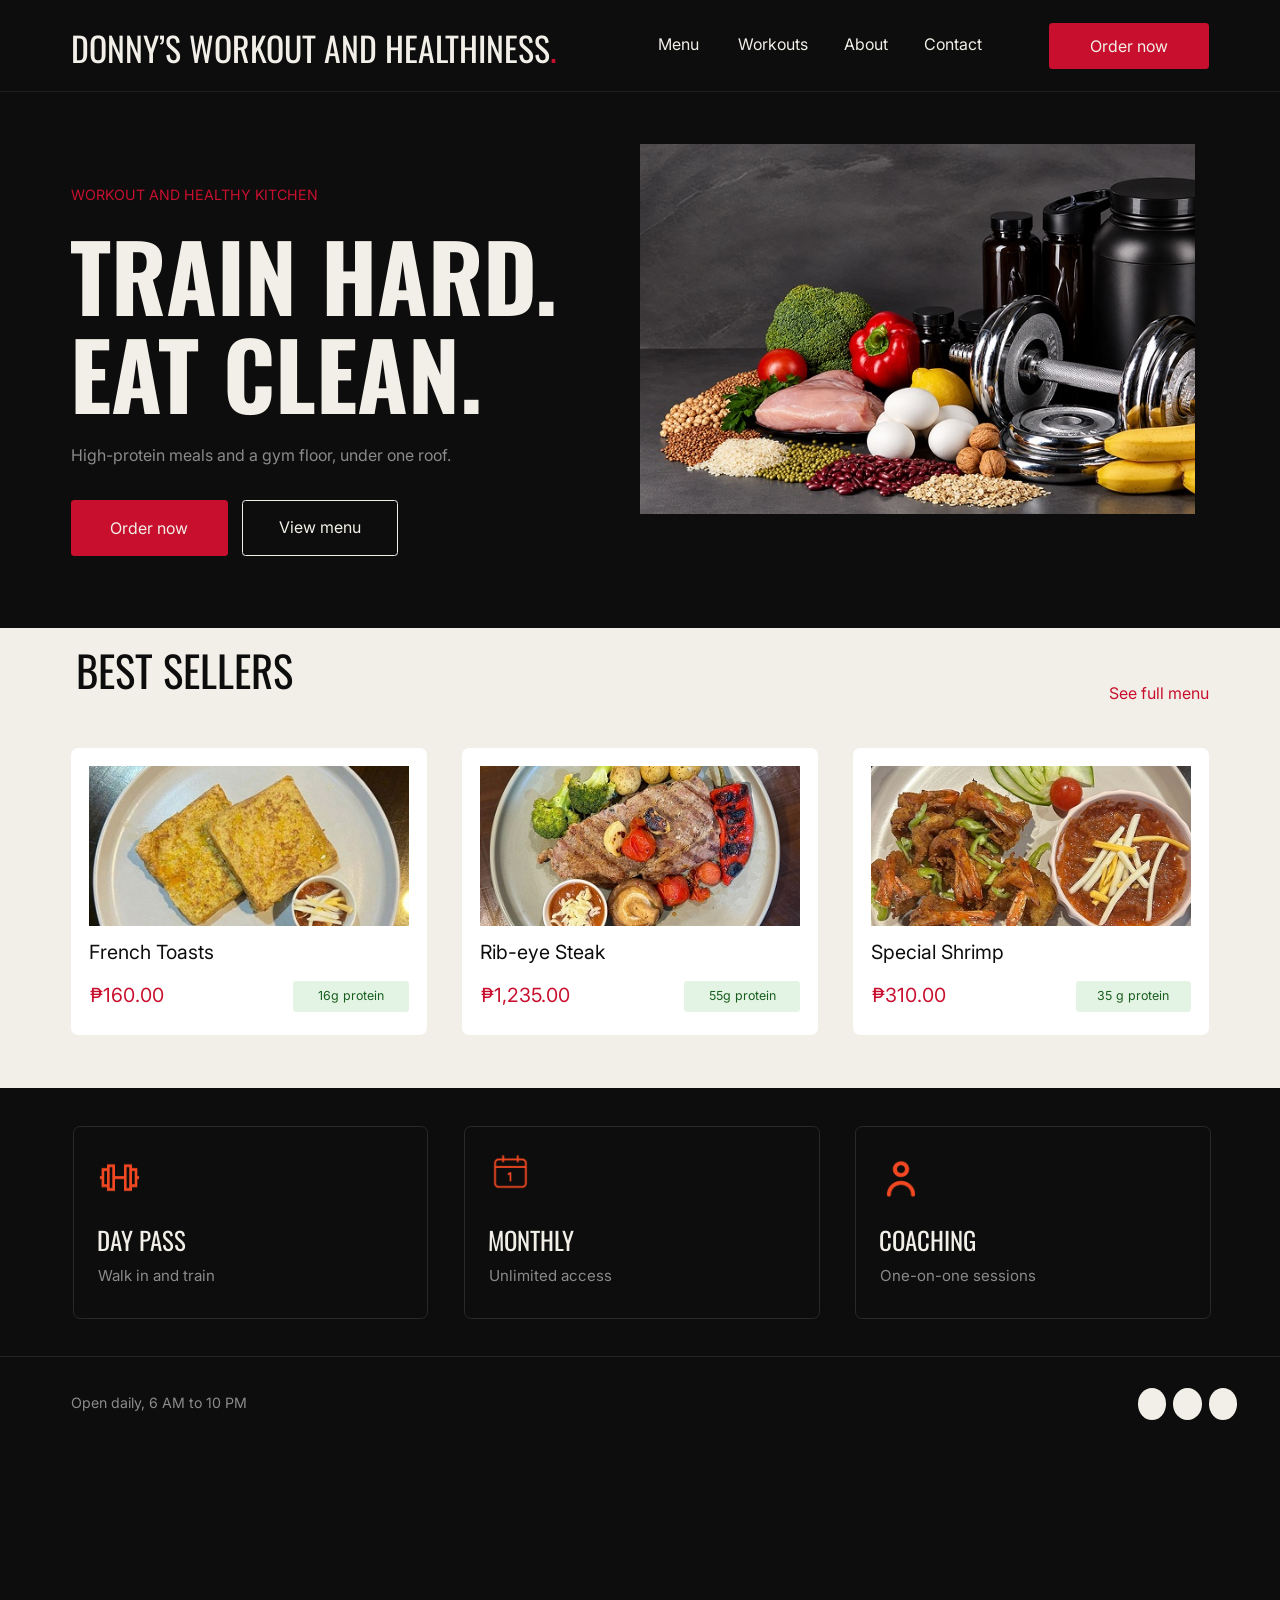
<file: index.html>
<!DOCTYPE html>
<html lang="en">
<head>
<meta charset="UTF-8">
<meta name="viewport" content="width=device-width, initial-scale=1">
<title>Donny’s Workout and Healthiness</title>
<link rel="preconnect" href="https://fonts.googleapis.com">
<link rel="preconnect" href="https://fonts.gstatic.com" crossorigin>
<link href="https://fonts.googleapis.com/css2?family=Inter:wght@300;400;500;600;700;800&family=Montserrat:wght@500;600;700;800&family=Oswald:wght@300;400;500;700&family=Outfit:wght@300;400;500;600;700&display=swap" rel="stylesheet">
<link rel="stylesheet" href="css/style.css">
</head>
<body>
<section class="band " style="background:#0D0D0D;height:707px;"><div class="stage" style="width:1440px;height:707px">
<a class="a" href="index.html" style="left:80px;top:29.6px;font:400 38px/50px 'Oswald','Arial Narrow',sans-serif;color:#F2EFE8;white-space:nowrap;text-transform:uppercase">Donny’s Workout and Healthiness<span style="color:#C8102E">.</span></a>
<a class="a" href="menu.html" style="left:740px;top:38.5px;font:400 18px/24px 'Inter',system-ui,sans-serif;color:#F2EFE8;white-space:nowrap">Menu</a>
<a class="a" href="workouts.html" style="left:830px;top:38.5px;font:400 18px/24px 'Inter',system-ui,sans-serif;color:#F2EFE8;white-space:nowrap">Workouts</a>
<a class="a" href="about.html" style="left:950px;top:38.5px;font:400 18px/24px 'Inter',system-ui,sans-serif;color:#F2EFE8;white-space:nowrap">About</a>
<a class="a" href="about.html" style="left:1040px;top:38.5px;font:400 18px/24px 'Inter',system-ui,sans-serif;color:#F2EFE8;white-space:nowrap">Contact</a>
<!-- Order now navigates to the membership application -->
<a class="a btn" href="Membership Application.html" style="left:1180px;top:26px;width:180px;height:52px;line-height:52px;background:#C8102E;color:#F2EFE8;font:400 18px/52px 'Inter',system-ui,sans-serif;border-radius:4px;text-align:center">Order now</a>
<div class="a "  style="left:0px;top:102px;width:1440px;height:1px;background:#1F1F1F"></div>
<div class="a " style="left:80px;top:209.8px;font:400 16px/20px 'Inter',system-ui,sans-serif;color:#C8102E;white-space:nowrap;">WORKOUT AND HEALTHY KITCHEN</div>
<div class="a " style="left:79px;top:253.7px;font:700 104px/111px 'Oswald','Arial Narrow',sans-serif;color:#F2EFE8;white-space:nowrap;text-transform:uppercase;">TRAIN HARD.<br>EAT CLEAN.</div>
<div class="a " style="left:80px;top:501.5px;font:400 18px/22px 'Inter',system-ui,sans-serif;color:#8A8A8A;white-space:nowrap;">High-protein meals and a gym floor, under one roof.</div>
<!-- This Order now navigates to the membership application -->
<a class="a " href="Membership Application.html" style="left:80px;top:562px;width:176px;height:64px;background:#C8102E;border-radius:4px;color:#F2EFE8;font:400 18px/64px 'Inter',system-ui,sans-serif;text-align:center">Order now</a>
<a class="a " href="menu.html" style="left:272px;top:562px;width:176px;height:64px;border:2px solid #F2EFE8;border-radius:4px;box-sizing:border-box;color:#F2EFE8;font:400 18px/60px 'Inter',system-ui,sans-serif;text-align:center">View menu</a>
<img class="a" src="images/hero-food.jpg" alt="Healthy food and dumbbells" style="left:720px;top:162px;width:624px;height:416px;">
</div></section><section class="band " style="background:#F2EFE8;height:517px;"><div class="stage" style="width:1440px;height:517px">
<div class="a " style="left:85px;top:16.2px;font:400 48px/60px 'Oswald','Arial Narrow',sans-serif;color:#0D0D0D;white-space:nowrap;text-transform:uppercase;">BEST SELLERS</div>
<div class="a " style="left:1246px;top:62.5px;font:400 18px/22px 'Inter',system-ui,sans-serif;color:#C8102E;white-space:nowrap;left:auto;right:80px;">See full menu</div>
<div class="a "  style="left:80px;top:134px;width:400px;height:323px;background:#fff;border-radius:8px"></div>
<img class="a" src="images/home-french-toasts.jpg" alt="French Toasts" style="left:100px;top:155px;width:360px;height:180px;">
<div class="a " style="left:100px;top:351.0px;font:400 22px/28px 'Inter',system-ui,sans-serif;color:#0D0D0D;white-space:nowrap;">French Toasts</div>
<div class="a " style="left:101px;top:399.0px;font:400 22px/28px 'Inter',system-ui,sans-serif;color:#C8102E;white-space:nowrap;">₱160.00</div>
<div class="a "  style="left:330px;top:397px;width:130px;height:34px;background:#E3F4E4;border-radius:4px;color:#195E1F;font:400 14px/34px 'Inter',system-ui,sans-serif;text-align:center">16g protein</div>
<div class="a "  style="left:520px;top:134px;width:400px;height:323px;background:#fff;border-radius:8px"></div>
<img class="a" src="images/home-ribeye-steak.jpg" alt="Rib-eye Steak" style="left:540px;top:155px;width:360px;height:180px;">
<div class="a " style="left:540px;top:351.0px;font:400 22px/28px 'Inter',system-ui,sans-serif;color:#0D0D0D;white-space:nowrap;">Rib-eye Steak</div>
<div class="a " style="left:541px;top:399.0px;font:400 22px/28px 'Inter',system-ui,sans-serif;color:#C8102E;white-space:nowrap;">₱1,235.00</div>
<div class="a "  style="left:770px;top:397px;width:130px;height:34px;background:#E3F4E4;border-radius:4px;color:#195E1F;font:400 14px/34px 'Inter',system-ui,sans-serif;text-align:center">55g protein</div>
<div class="a "  style="left:960px;top:134px;width:400px;height:323px;background:#fff;border-radius:8px"></div>
<img class="a" src="images/home-special-shrimp.jpg" alt="Special Shrimp" style="left:980px;top:155px;width:360px;height:180px;">
<div class="a " style="left:980px;top:351.0px;font:400 22px/28px 'Inter',system-ui,sans-serif;color:#0D0D0D;white-space:nowrap;">Special Shrimp</div>
<div class="a " style="left:981px;top:399.0px;font:400 22px/28px 'Inter',system-ui,sans-serif;color:#C8102E;white-space:nowrap;">₱310.00</div>
<div class="a "  style="left:1210px;top:397px;width:130px;height:34px;background:#E3F4E4;border-radius:4px;color:#195E1F;font:400 14px/34px 'Inter',system-ui,sans-serif;text-align:center">35 g protein</div>
</div></section><section class="band " style="background:#0D0D0D;height:410px;"><div class="stage" style="width:1440px;height:410px">
<div class="a "  style="left:82px;top:43px;width:400px;height:217px;border:1px solid #292929;border-radius:8px;box-sizing:border-box"></div>
<img class="a" src="images/icon-dumbbell.png" alt="" style="left:110px;top:83px;width:47px;height:34px;">
<div class="a " style="left:109px;top:153.5px;font:400 28px/35px 'Oswald','Arial Narrow',sans-serif;color:#F2EFE8;white-space:nowrap;text-transform:uppercase;">DAY PASS</div>
<div class="a " style="left:110px;top:201.7px;font:400 17px/21px 'Inter',system-ui,sans-serif;color:#8A8A8A;white-space:nowrap;">Walk in and train</div>
<div class="a "  style="left:522px;top:43px;width:400px;height:217px;border:1px solid #292929;border-radius:8px;box-sizing:border-box"></div>
<img class="a" src="images/icon-calendar.png" alt="" style="left:553px;top:73px;width:41px;height:41px;">
<div class="a " style="left:549px;top:153.5px;font:400 28px/35px 'Oswald','Arial Narrow',sans-serif;color:#F2EFE8;white-space:nowrap;text-transform:uppercase;">MONTHLY</div>
<div class="a " style="left:550px;top:201.7px;font:400 17px/21px 'Inter',system-ui,sans-serif;color:#8A8A8A;white-space:nowrap;">Unlimited access</div>
<div class="a "  style="left:962px;top:43px;width:400px;height:217px;border:1px solid #292929;border-radius:8px;box-sizing:border-box"></div>
<img class="a" src="images/icon-user.png" alt="" style="left:996px;top:80px;width:34px;height:44px;">
<div class="a " style="left:989px;top:153.5px;font:400 28px/35px 'Oswald','Arial Narrow',sans-serif;color:#F2EFE8;white-space:nowrap;text-transform:uppercase;">COACHING</div>
<div class="a " style="left:990px;top:201.7px;font:400 17px/21px 'Inter',system-ui,sans-serif;color:#8A8A8A;white-space:nowrap;">One-on-one sessions</div>
<div class="a "  style="left:0px;top:302px;width:1440px;height:1px;background:#232323"></div>
<div class="a " style="left:80px;top:343.8px;font:400 16px/20px 'Inter',system-ui,sans-serif;color:#8B8B8B;white-space:nowrap;">Open daily, 6 AM to 10 PM</div>
<div class="a "  style="left:1280px;top:338px;width:32px;height:36px;background:#F2EFE8;border-radius:50%"></div>
<div class="a "  style="left:1320px;top:338px;width:32px;height:36px;background:#F2EFE8;border-radius:50%"></div>
<div class="a "  style="left:1360px;top:338px;width:32px;height:36px;background:#F2EFE8;border-radius:50%"></div>
</div></section>
<script>
/* scale the page so the design always fits the screen width */
(function(){function fit(){document.body.style.zoom=document.documentElement.clientWidth/1440;}fit();window.addEventListener('resize',fit);})();
</script>
</body>
</html>
</file>
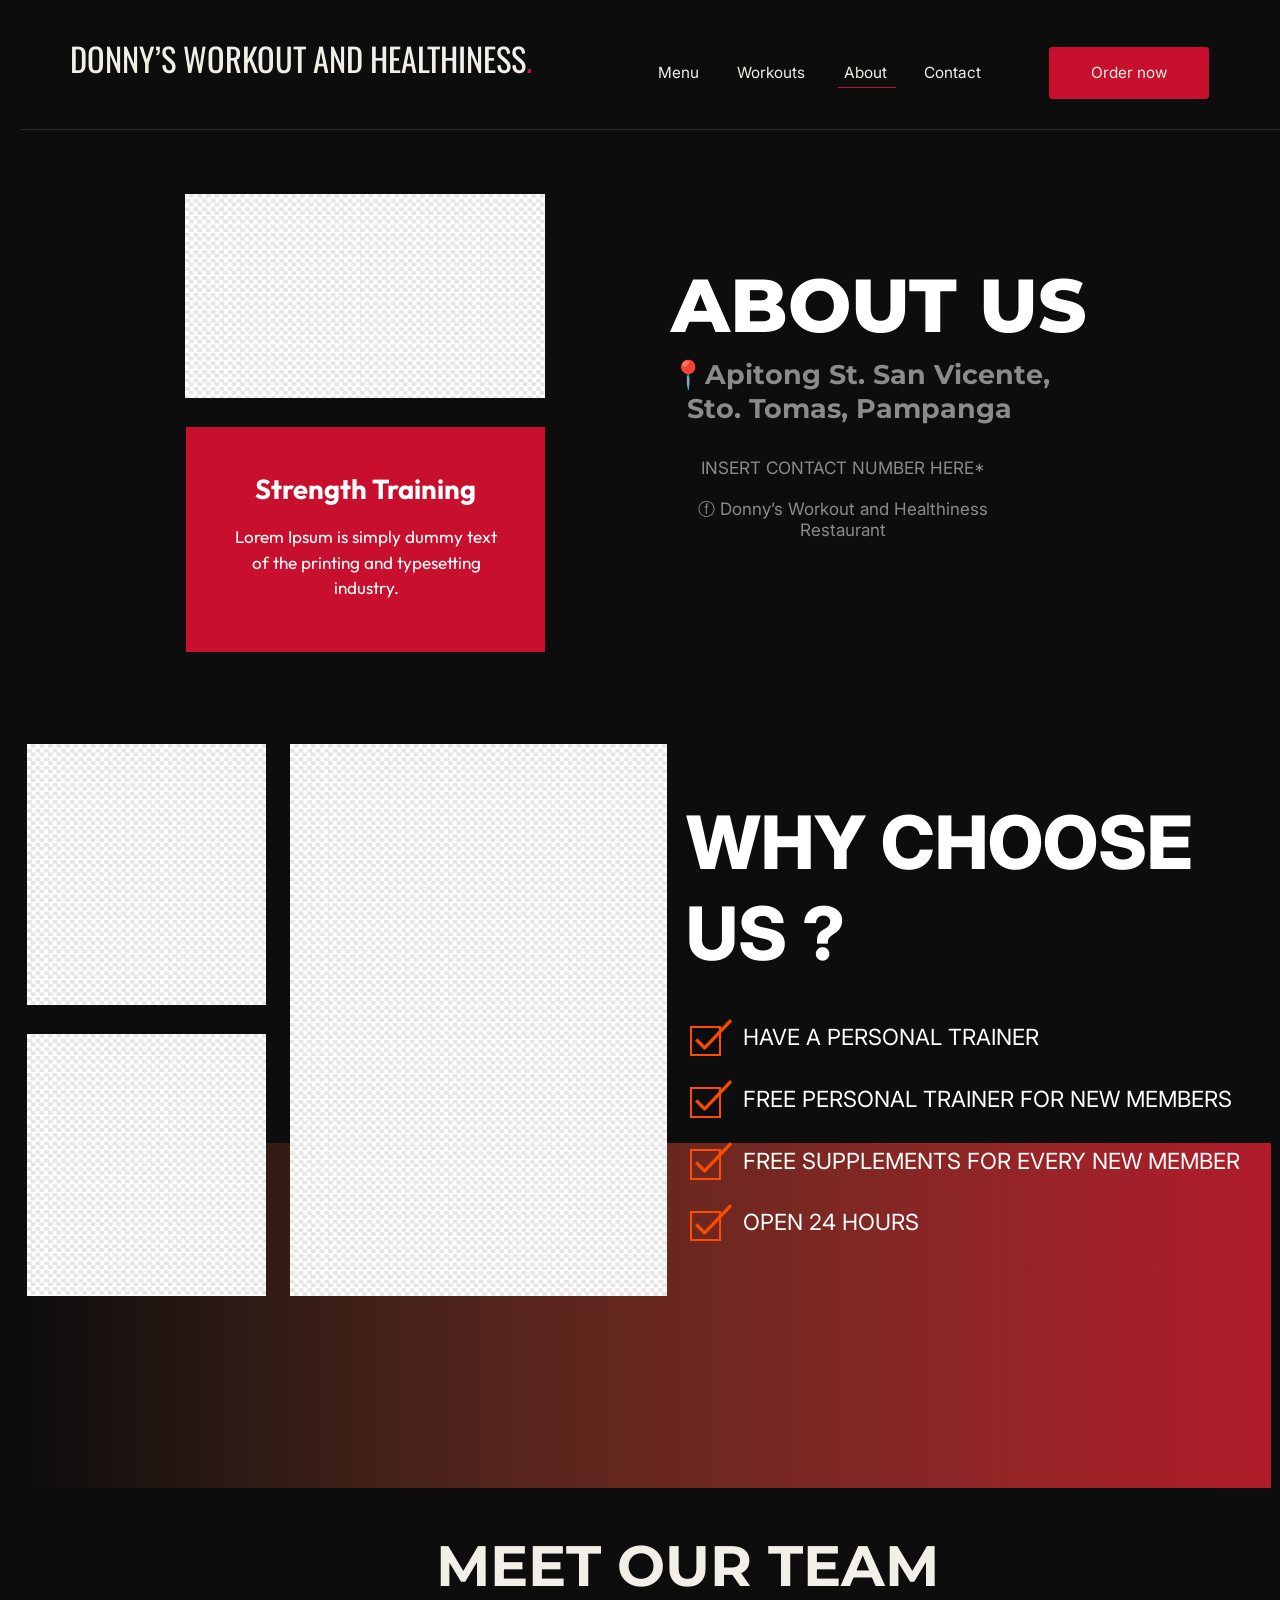
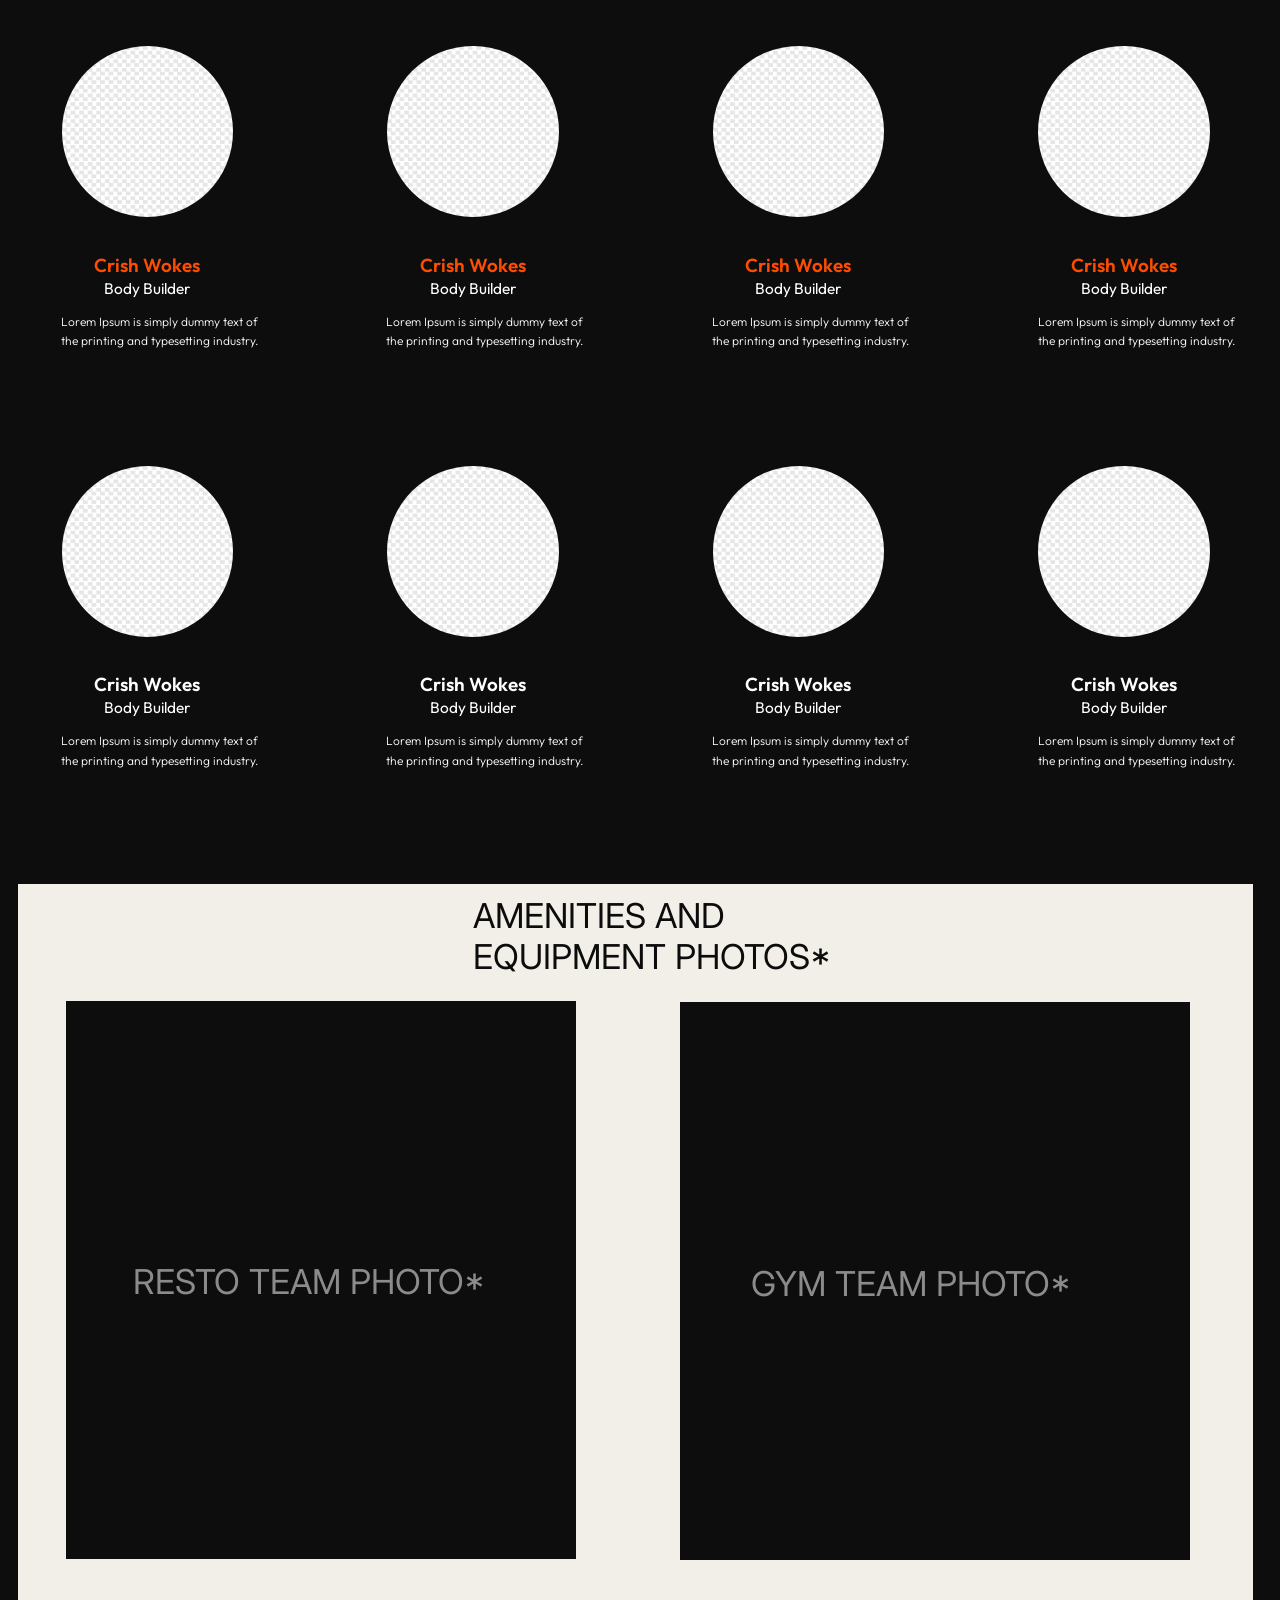
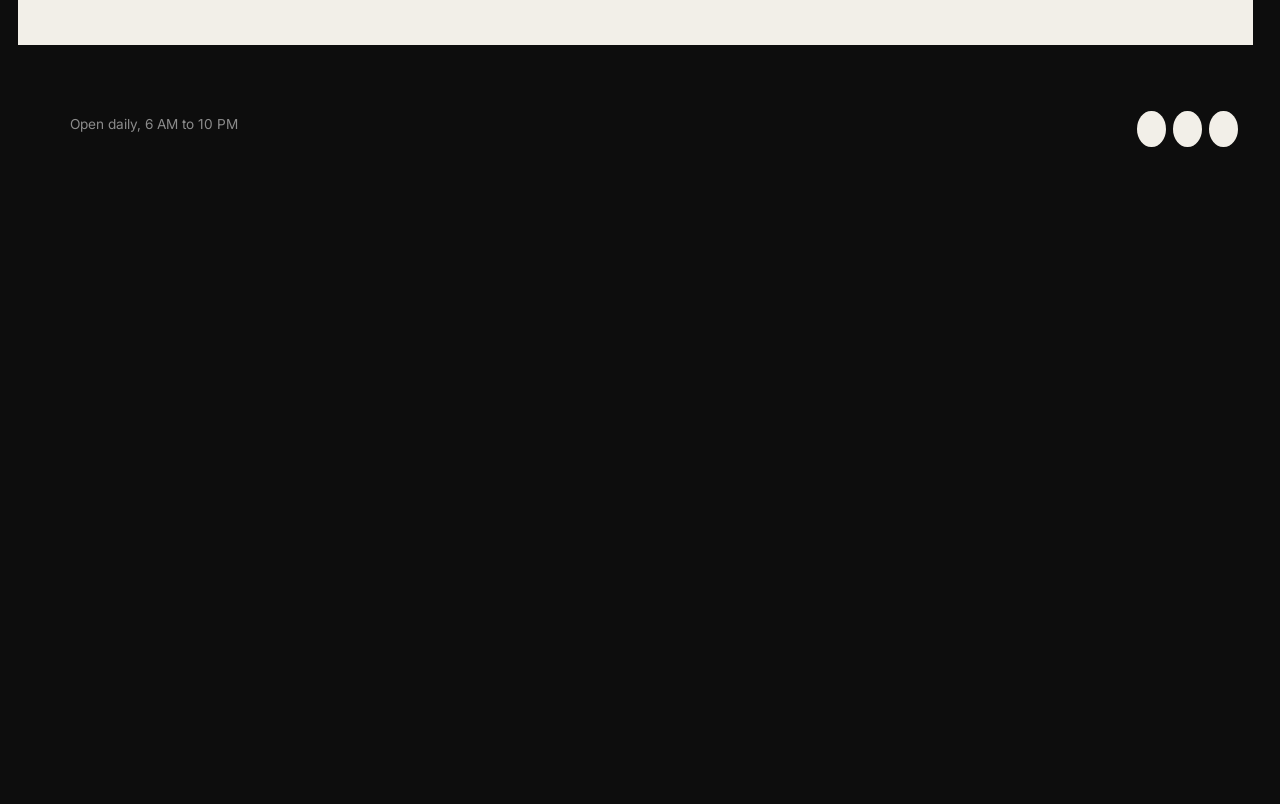
<file: about.html>
<!DOCTYPE html>
<html lang="en">
<head>
<meta charset="UTF-8">
<meta name="viewport" content="width=device-width, initial-scale=1">
<title>About | Donny’s Workout and Healthiness</title>
<link rel="preconnect" href="https://fonts.googleapis.com">
<link rel="preconnect" href="https://fonts.gstatic.com" crossorigin>
<link href="https://fonts.googleapis.com/css2?family=Inter:wght@300;400;500;600;700;800&family=Montserrat:wght@500;600;700;800&family=Oswald:wght@300;400;500;700&family=Outfit:wght@300;400;500;600;700&display=swap" rel="stylesheet">
<link rel="stylesheet" href="css/style.css">
</head>
<body>
<section class="band " style="background:#0D0D0D;height:4004px;"><div class="stage" style="width:1494px;height:4004px">
<a class="a" href="index.html" style="left:82px;top:43.6px;font:400 38px/50px 'Oswald','Arial Narrow',sans-serif;color:#F2EFE8;white-space:nowrap;text-transform:uppercase">Donny’s Workout and Healthiness<span style="color:#C8102E">.</span></a>
<a class="a" href="menu.html" style="left:768px;top:73.5px;font:400 18px/24px 'Inter',system-ui,sans-serif;color:#F2EFE8;white-space:nowrap">Menu</a>
<a class="a" href="workouts.html" style="left:860px;top:73.5px;font:400 18px/24px 'Inter',system-ui,sans-serif;color:#F2EFE8;white-space:nowrap">Workouts</a>
<a class="a" href="about.html" style="left:985px;top:73.5px;font:400 18px/24px 'Inter',system-ui,sans-serif;color:#F2EFE8;white-space:nowrap">About</a>
<div class="a "  style="left:978px;top:101px;width:68px;height:2px;background:#C8102E"></div>
<a class="a" href="about.html" style="left:1079px;top:73.5px;font:400 18px/24px 'Inter',system-ui,sans-serif;color:#F2EFE8;white-space:nowrap">Contact</a>
<a class="a btn" href="menu.html" style="left:1224px;top:55px;width:187px;height:61px;line-height:61px;background:#C8102E;color:#F2EFE8;font:400 18px/61px 'Inter',system-ui,sans-serif;border-radius:4px;text-align:center">Order now</a>
<div class="a "  style="left:25px;top:151px;width:1469px;height:1px;background:#2A2A2A"></div>
<div class="a "  style="left:216px;top:227px;width:420px;height:238px;background:#fff repeating-conic-gradient(#E6E6E6 0 25%,#fff 0 50%) 0 0/10px 10px"></div>
<div class="a "  style="left:217px;top:498px;width:419px;height:263px;background:#C8102E"></div>
<div class="a " style="left:217px;top:550.6px;font:700 32px/40px 'Outfit','Inter',sans-serif;color:#fff;width:419px;text-align:center;white-space:nowrap;">Strength Training</div>
<div class="a " style="left:248px;top:611.6px;font:400 20px/30px 'Outfit','Inter',sans-serif;color:#fff;width:359px;text-align:center;white-space:nowrap;">Lorem Ipsum is simply dummy text<br>of the printing and typesetting<br>industry.</div>
<div class="a " style="left:783px;top:301.1px;font:800 88px/110px 'Montserrat','Inter',sans-serif;color:#fff;white-space:nowrap;text-transform:uppercase;">ABOUT US</div>
<div class="a " style="left:783px;top:416.9px;font:700 32px/40px 'Montserrat','Inter',sans-serif;color:#8B8B8B;white-space:nowrap;">📍Apitong St. San Vicente,<br>&nbsp;&nbsp;Sto. Tomas, Pampanga</div>
<div class="a " style="left:809px;top:533.8px;font:400 20px/25px 'Inter',system-ui,sans-serif;color:#8B8B8B;width:350px;text-align:center;white-space:nowrap;">INSERT CONTACT NUMBER HERE*</div>
<div class="a " style="left:809px;top:580.8px;font:400 20px/25px 'Inter',system-ui,sans-serif;color:#8B8B8B;width:350px;text-align:center;white-space:nowrap;">ⓕ Donny’s Workout and Healthiness<br>Restaurant</div>
<div class="a "  style="left:30px;top:1334px;width:1453px;height:403px;background:linear-gradient(90deg,#0D0D0D 0%,#2D1A14 17%,#4B231B 33%,#67271E 50%,#812824 67%,#9A2327 83%,#B01C2A 100%)"></div>
<div class="a "  style="left:31px;top:868px;width:280px;height:305px;background:#fff repeating-conic-gradient(#E6E6E6 0 25%,#fff 0 50%) 0 0/10px 10px"></div>
<div class="a "  style="left:31px;top:1207px;width:280px;height:306px;background:#fff repeating-conic-gradient(#E6E6E6 0 25%,#fff 0 50%) 0 0/10px 10px"></div>
<div class="a "  style="left:339px;top:868px;width:439px;height:645px;background:#fff repeating-conic-gradient(#E6E6E6 0 25%,#fff 0 50%) 0 0/10px 10px"></div>
<div class="a " style="left:801px;top:929.7px;font:800 86px/107px 'Inter',system-ui,sans-serif;color:#fff;white-space:nowrap;text-transform:uppercase;">WHY CHOOSE<br>US ?</div>
<div class="a "  style="left:805px;top:1197px;width:36px;height:36px;border:3px solid #FE4D00;box-sizing:border-box"></div>
<img class="a" src="images/check.png" alt="" style="left:811px;top:1189px;width:45px;height:36px;">
<div class="a " style="left:867px;top:1194.4px;font:400 26px/32px 'Inter',system-ui,sans-serif;color:#fff;width:620px;">HAVE A PERSONAL TRAINER</div>
<div class="a "  style="left:805px;top:1269px;width:36px;height:36px;border:3px solid #FE4D00;box-sizing:border-box"></div>
<img class="a" src="images/check.png" alt="" style="left:811px;top:1261px;width:45px;height:36px;">
<div class="a " style="left:867px;top:1266.4px;font:400 26px/32px 'Inter',system-ui,sans-serif;color:#fff;width:620px;">FREE PERSONAL TRAINER FOR NEW MEMBERS</div>
<div class="a "  style="left:805px;top:1341px;width:36px;height:36px;border:3px solid #FE4D00;box-sizing:border-box"></div>
<img class="a" src="images/check.png" alt="" style="left:811px;top:1333px;width:45px;height:36px;">
<div class="a " style="left:867px;top:1338.4px;font:400 26px/32px 'Inter',system-ui,sans-serif;color:#fff;width:620px;">FREE SUPPLEMENTS FOR EVERY NEW MEMBER</div>
<div class="a "  style="left:805px;top:1413px;width:36px;height:36px;border:3px solid #FE4D00;box-sizing:border-box"></div>
<img class="a" src="images/check.png" alt="" style="left:811px;top:1405px;width:45px;height:36px;">
<div class="a " style="left:867px;top:1410.4px;font:400 26px/32px 'Inter',system-ui,sans-serif;color:#fff;width:620px;">OPEN 24 HOURS</div>
<div class="a " style="left:509px;top:1787.5px;font:700 66px/82px 'Montserrat','Inter',sans-serif;color:#F2EFE8;white-space:nowrap;text-transform:uppercase;">MEET OUR TEAM</div>
<div class="a "  style="left:72px;top:1921px;width:200px;height:200px;background:#fff repeating-conic-gradient(#E6E6E6 0 25%,#fff 0 50%) 0 0/10px 10px;border-radius:50%"></div>
<div class="a " style="left:72px;top:2162.3px;font:600 22px/28px 'Outfit','Inter',sans-serif;color:#FE4D00;width:200px;text-align:center;white-space:nowrap;">Crish Wokes</div>
<div class="a " style="left:72px;top:2193.9px;font:400 18px/22px 'Outfit','Inter',sans-serif;color:#fff;width:200px;text-align:center;white-space:nowrap;">Body Builder</div>
<div class="a " style="left:71px;top:2231.1px;font:300 14px/23px 'Outfit','Inter',sans-serif;color:#fff;width:202px;text-align:center;white-space:nowrap;">Lorem Ipsum is simply dummy text of<br>the printing and typesetting industry.</div>
<div class="a "  style="left:452px;top:1921px;width:200px;height:200px;background:#fff repeating-conic-gradient(#E6E6E6 0 25%,#fff 0 50%) 0 0/10px 10px;border-radius:50%"></div>
<div class="a " style="left:452px;top:2162.3px;font:600 22px/28px 'Outfit','Inter',sans-serif;color:#FE4D00;width:200px;text-align:center;white-space:nowrap;">Crish Wokes</div>
<div class="a " style="left:452px;top:2193.9px;font:400 18px/22px 'Outfit','Inter',sans-serif;color:#fff;width:200px;text-align:center;white-space:nowrap;">Body Builder</div>
<div class="a " style="left:451px;top:2231.1px;font:300 14px/23px 'Outfit','Inter',sans-serif;color:#fff;width:202px;text-align:center;white-space:nowrap;">Lorem Ipsum is simply dummy text of<br>the printing and typesetting industry.</div>
<div class="a "  style="left:832px;top:1921px;width:200px;height:200px;background:#fff repeating-conic-gradient(#E6E6E6 0 25%,#fff 0 50%) 0 0/10px 10px;border-radius:50%"></div>
<div class="a " style="left:832px;top:2162.3px;font:600 22px/28px 'Outfit','Inter',sans-serif;color:#FE4D00;width:200px;text-align:center;white-space:nowrap;">Crish Wokes</div>
<div class="a " style="left:832px;top:2193.9px;font:400 18px/22px 'Outfit','Inter',sans-serif;color:#fff;width:200px;text-align:center;white-space:nowrap;">Body Builder</div>
<div class="a " style="left:831px;top:2231.1px;font:300 14px/23px 'Outfit','Inter',sans-serif;color:#fff;width:202px;text-align:center;white-space:nowrap;">Lorem Ipsum is simply dummy text of<br>the printing and typesetting industry.</div>
<div class="a "  style="left:1212px;top:1921px;width:200px;height:200px;background:#fff repeating-conic-gradient(#E6E6E6 0 25%,#fff 0 50%) 0 0/10px 10px;border-radius:50%"></div>
<div class="a " style="left:1212px;top:2162.3px;font:600 22px/28px 'Outfit','Inter',sans-serif;color:#FE4D00;width:200px;text-align:center;white-space:nowrap;">Crish Wokes</div>
<div class="a " style="left:1212px;top:2193.9px;font:400 18px/22px 'Outfit','Inter',sans-serif;color:#fff;width:200px;text-align:center;white-space:nowrap;">Body Builder</div>
<div class="a " style="left:1211px;top:2231.1px;font:300 14px/23px 'Outfit','Inter',sans-serif;color:#fff;width:202px;text-align:center;white-space:nowrap;">Lorem Ipsum is simply dummy text of<br>the printing and typesetting industry.</div>
<div class="a "  style="left:72px;top:2411px;width:200px;height:200px;background:#fff repeating-conic-gradient(#E6E6E6 0 25%,#fff 0 50%) 0 0/10px 10px;border-radius:50%"></div>
<div class="a " style="left:72px;top:2652.3px;font:600 22px/28px 'Outfit','Inter',sans-serif;color:#fff;width:200px;text-align:center;white-space:nowrap;">Crish Wokes</div>
<div class="a " style="left:72px;top:2683.9px;font:400 18px/22px 'Outfit','Inter',sans-serif;color:#fff;width:200px;text-align:center;white-space:nowrap;">Body Builder</div>
<div class="a " style="left:71px;top:2721.1px;font:300 14px/23px 'Outfit','Inter',sans-serif;color:#fff;width:202px;text-align:center;white-space:nowrap;">Lorem Ipsum is simply dummy text of<br>the printing and typesetting industry.</div>
<div class="a "  style="left:452px;top:2411px;width:200px;height:200px;background:#fff repeating-conic-gradient(#E6E6E6 0 25%,#fff 0 50%) 0 0/10px 10px;border-radius:50%"></div>
<div class="a " style="left:452px;top:2652.3px;font:600 22px/28px 'Outfit','Inter',sans-serif;color:#fff;width:200px;text-align:center;white-space:nowrap;">Crish Wokes</div>
<div class="a " style="left:452px;top:2683.9px;font:400 18px/22px 'Outfit','Inter',sans-serif;color:#fff;width:200px;text-align:center;white-space:nowrap;">Body Builder</div>
<div class="a " style="left:451px;top:2721.1px;font:300 14px/23px 'Outfit','Inter',sans-serif;color:#fff;width:202px;text-align:center;white-space:nowrap;">Lorem Ipsum is simply dummy text of<br>the printing and typesetting industry.</div>
<div class="a "  style="left:832px;top:2411px;width:200px;height:200px;background:#fff repeating-conic-gradient(#E6E6E6 0 25%,#fff 0 50%) 0 0/10px 10px;border-radius:50%"></div>
<div class="a " style="left:832px;top:2652.3px;font:600 22px/28px 'Outfit','Inter',sans-serif;color:#fff;width:200px;text-align:center;white-space:nowrap;">Crish Wokes</div>
<div class="a " style="left:832px;top:2683.9px;font:400 18px/22px 'Outfit','Inter',sans-serif;color:#fff;width:200px;text-align:center;white-space:nowrap;">Body Builder</div>
<div class="a " style="left:831px;top:2721.1px;font:300 14px/23px 'Outfit','Inter',sans-serif;color:#fff;width:202px;text-align:center;white-space:nowrap;">Lorem Ipsum is simply dummy text of<br>the printing and typesetting industry.</div>
<div class="a "  style="left:1212px;top:2411px;width:200px;height:200px;background:#fff repeating-conic-gradient(#E6E6E6 0 25%,#fff 0 50%) 0 0/10px 10px;border-radius:50%"></div>
<div class="a " style="left:1212px;top:2652.3px;font:600 22px/28px 'Outfit','Inter',sans-serif;color:#fff;width:200px;text-align:center;white-space:nowrap;">Crish Wokes</div>
<div class="a " style="left:1212px;top:2683.9px;font:400 18px/22px 'Outfit','Inter',sans-serif;color:#fff;width:200px;text-align:center;white-space:nowrap;">Body Builder</div>
<div class="a " style="left:1211px;top:2721.1px;font:300 14px/23px 'Outfit','Inter',sans-serif;color:#fff;width:202px;text-align:center;white-space:nowrap;">Lorem Ipsum is simply dummy text of<br>the printing and typesetting industry.</div>
<div class="a "  style="left:21px;top:2899px;width:1441px;height:889px;background:#F2EFE8"></div>
<div class="a " style="left:552px;top:2912.5px;font:400 40px/48px 'Inter',system-ui,sans-serif;color:#0C0C0C;white-space:nowrap;">AMENITIES AND<br>EQUIPMENT PHOTOS*</div>
<div class="a "  style="left:77px;top:3036px;width:595px;height:651px;background:#0D0D0D"></div>
<div class="a "  style="left:794px;top:3037px;width:595px;height:651px;background:#0D0D0D"></div>
<div class="a " style="left:155px;top:3339.5px;font:400 40px/50px 'Inter',system-ui,sans-serif;color:#8B8B8B;white-space:nowrap;">RESTO TEAM PHOTO*</div>
<div class="a " style="left:877px;top:3341.5px;font:400 40px/50px 'Inter',system-ui,sans-serif;color:#8B8B8B;white-space:nowrap;">GYM TEAM PHOTO*</div>
<div class="a " style="left:82px;top:3870.8px;font:400 16px/20px 'Inter',system-ui,sans-serif;color:#8B8B8B;white-space:nowrap;">Open daily, 6 AM to 10 PM</div>
<div class="a "  style="left:1327px;top:3864px;width:34px;height:43px;background:#F2EFE8;border-radius:50%"></div>
<div class="a "  style="left:1369px;top:3864px;width:34px;height:43px;background:#F2EFE8;border-radius:50%"></div>
<div class="a "  style="left:1411px;top:3864px;width:34px;height:43px;background:#F2EFE8;border-radius:50%"></div>
</div></section>
<script>
/* scale the page so the design always fits the screen width */
(function(){function fit(){document.body.style.zoom=document.documentElement.clientWidth/1494;}fit();window.addEventListener('resize',fit);})();
</script>
</body>
</html>
</file>
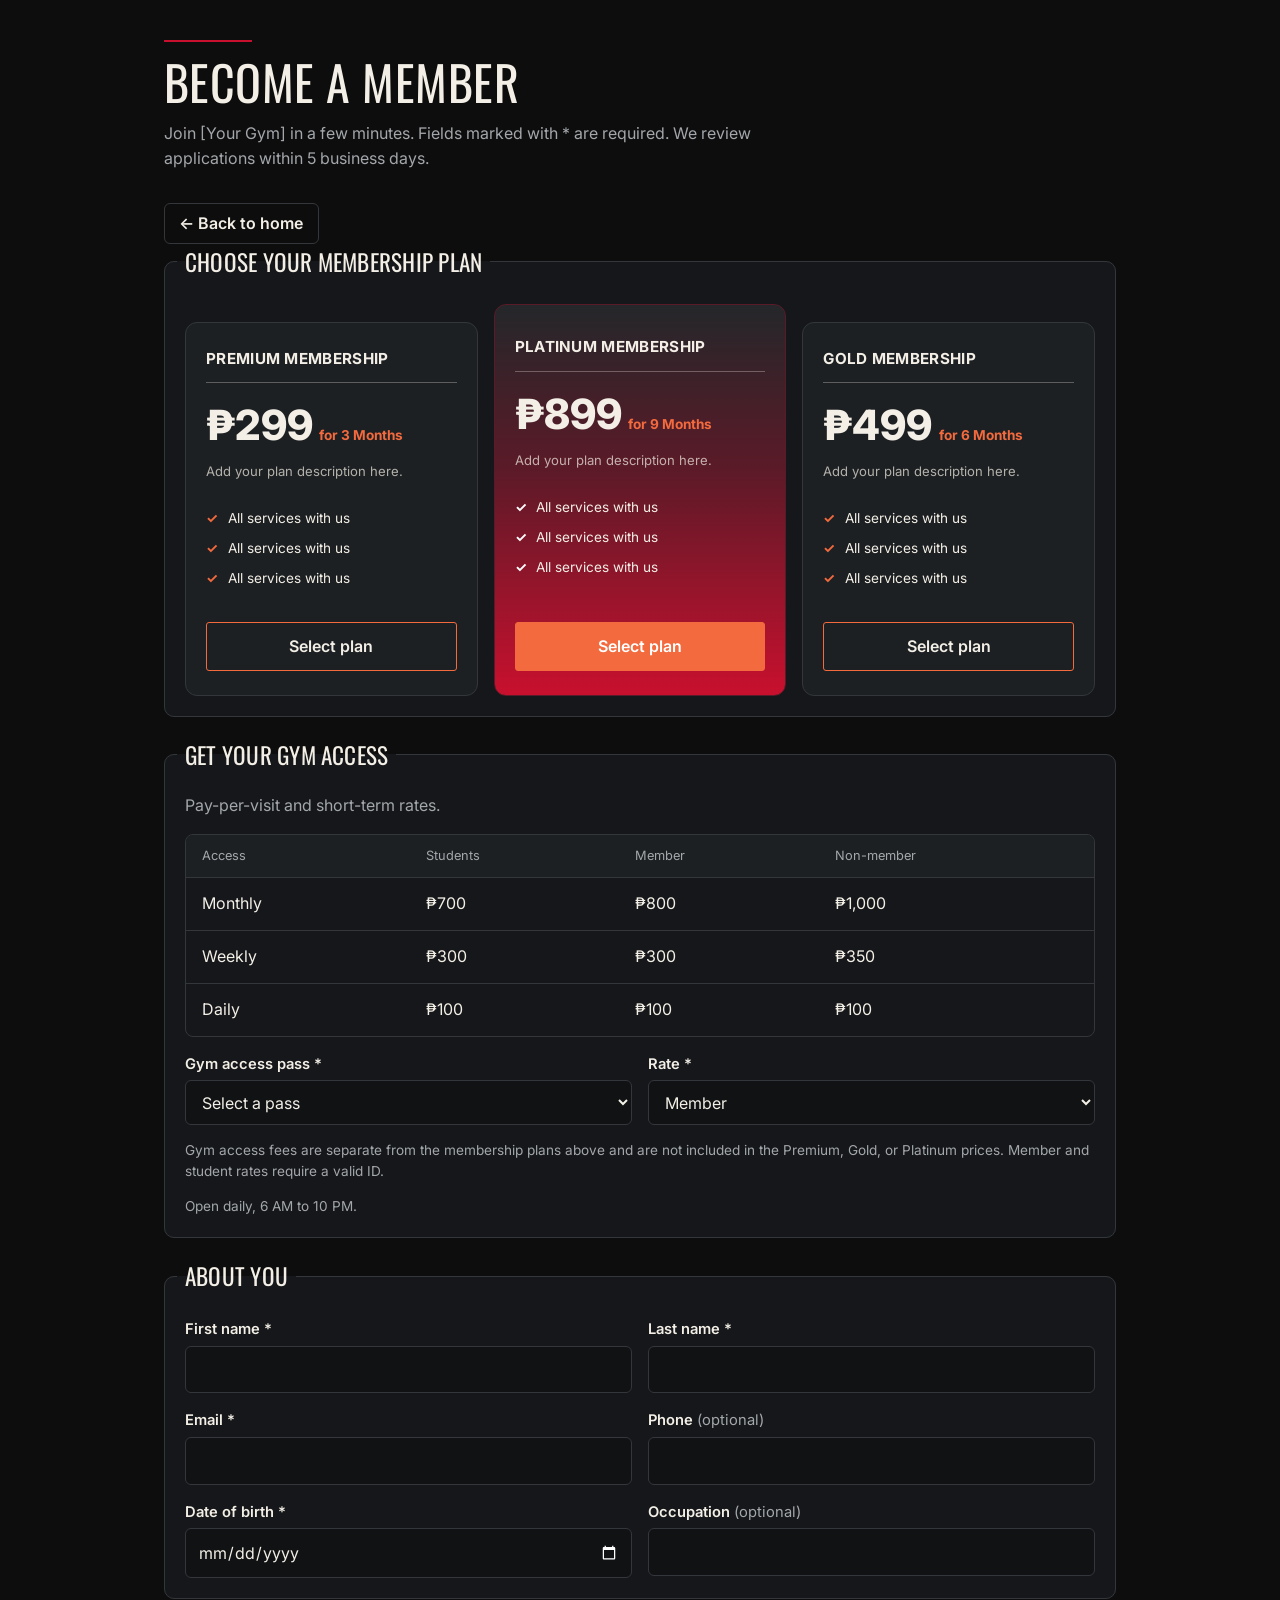
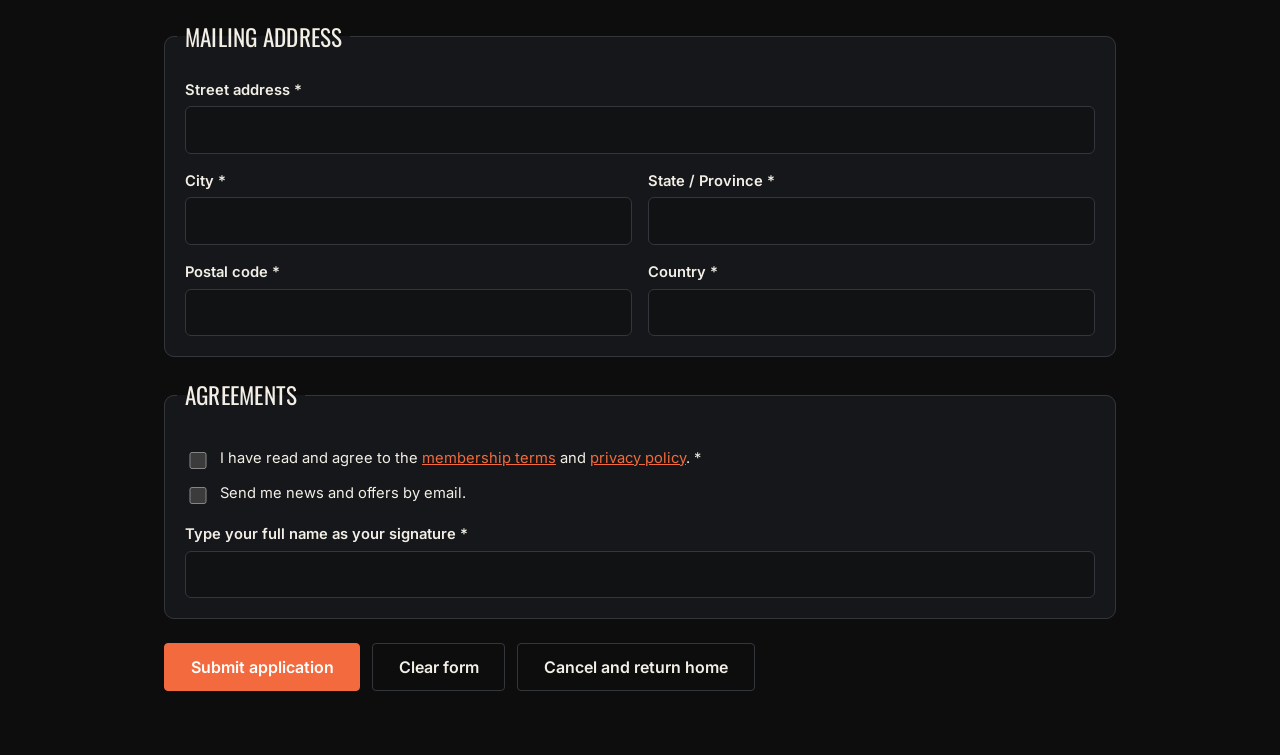
<file: Membership Application.html>
<!DOCTYPE html>
<html lang="en">
<head>
<meta charset="utf-8">
<meta name="viewport" content="width=device-width, initial-scale=1, viewport-fit=cover">
<title>Membership Application</title>
<link rel="preconnect" href="https://fonts.googleapis.com">
<link href="https://fonts.googleapis.com/css2?family=Oswald:wght@400;500&family=Inter:wght@400;600;700;800&display=swap" rel="stylesheet">
<style>
:root{
  --bg:#0d0d0d; --surface:#15171a; --card:#1d2023; --field:#101214; --ink:#f3efe6; --muted:#a3a7ab; --line:#33373b;
  --red:#c8102e; --orange:#f26a3d; --error:#ff7a7a;
  box-sizing:border-box; color-scheme:dark;
  padding-top:env(safe-area-inset-top,0px); padding-bottom:env(safe-area-inset-bottom,0px);
}
html{scroll-padding-top:env(safe-area-inset-top,0px);background:var(--bg)}
*,*::before,*::after{box-sizing:border-box}
body{margin:0;background:var(--bg);color:var(--ink);font:400 1rem/1.55 Inter,system-ui,-apple-system,"Segoe UI",sans-serif}
.wrap{max-width:62rem;margin:0 auto;padding:2.5rem 1.25rem 4rem}
h1,h2,legend{font-family:Oswald,"Arial Narrow",Impact,sans-serif;font-weight:400;text-transform:uppercase;letter-spacing:.01em;margin:0}
h1{font-size:clamp(2rem,6vw,3rem);line-height:1.1}
h1::before{content:"";display:block;width:5.5rem;height:2px;background:var(--red);margin-bottom:.9rem}
.lede{color:var(--muted);max-width:38rem;margin:.75rem 0 2rem}
fieldset{background:var(--surface);border:1px solid var(--line);border-radius:10px;padding:1.5rem 1.25rem 1.25rem;margin:0 0 1.25rem;min-width:0}
legend{font-size:1.45rem;padding:0 .5rem;margin-left:-.5rem}
.grid{display:grid;gap:1rem;grid-template-columns:1fr 1fr}
.full{grid-column:1/-1}
@media (max-width:560px){.grid{grid-template-columns:1fr}}
label,.lbl{display:block;font-weight:600;font-size:.92rem;margin-bottom:.3rem}
.opt{font-weight:400;color:var(--muted)}
input[type=text],input[type=email],input[type=tel],input[type=date],select{
  width:100%;font:inherit;color:var(--ink);background:var(--field);border:1px solid var(--line);border-radius:6px;padding:.65rem .75rem;color-scheme:dark}
input:focus-visible,select:focus-visible,button:focus-visible{outline:3px solid var(--orange);outline-offset:2px}
.err{color:var(--error);font-size:.85rem;margin:.4rem 0 0;display:none}
.invalid input:not([type=radio]),.invalid select{border-color:var(--error)}
.invalid .err{display:block}

/* Plans */
.plans{display:grid;gap:1rem;grid-template-columns:repeat(3,1fr);padding-top:1.1rem}
@media (max-width:760px){.plans{grid-template-columns:1fr;padding-top:0}}
.plan{position:relative;display:block;margin:0;font-weight:400;font-size:1rem}
.plan.featured{margin-top:-1.1rem}
@media (max-width:760px){.plan.featured{margin-top:0}}
.plan input{position:absolute;opacity:0;inset:0;width:100%;height:100%;margin:0;cursor:pointer;z-index:1}
.card{display:flex;flex-direction:column;height:100%;border:1.5px solid var(--line);border-radius:12px;padding:1.5rem 1.25rem;background:var(--card)}
.featured .card{background:linear-gradient(180deg,#24272a 0%,#5b1a28 42%,var(--red) 100%);border-color:#5b1a28;padding-top:1.9rem}
.pname{font-weight:700;font-size:.95rem;text-transform:uppercase;letter-spacing:.02em;padding-bottom:.75rem;border-bottom:1px solid rgba(243,239,230,.3)}
.price{display:block;font-weight:800;font-size:2.6rem;line-height:1;margin:1.4rem 0 .9rem}
.price small{font-size:.85rem;font-weight:700;color:var(--orange);margin-left:.4rem}
.desc{color:rgba(243,239,230,.7);font-size:.82rem;margin:0 0 1.1rem}
.perks{list-style:none;padding:0;margin:0 0 1.5rem;font-size:.85rem}
.perks li{display:flex;gap:.6rem;margin:.55rem 0}
.perks li::before{content:"✓";color:var(--orange);font-weight:700}
.featured .perks li::before{color:#fff}
.pick{margin-top:auto;text-align:center;font-weight:600;border:1.5px solid var(--orange);color:var(--ink);padding:.7rem 1rem;border-radius:3px}
.featured .pick{background:var(--orange);border-color:var(--orange);color:#fff}
.pick::before{content:"Select plan"}
.plan input:checked+.card{border-color:var(--orange);box-shadow:0 0 0 2px var(--orange)}
.plan input:checked+.card .pick{background:var(--orange);color:#fff}
.plan input:checked+.card .pick::before{content:"Selected"}
.plan input:focus-visible+.card{outline:3px solid #fff;outline-offset:3px}
.sum{margin:1.1rem 0 0;font-weight:600}
.sum span{color:var(--orange)}

.overlay{position:fixed;inset:0;background:rgba(0,0,0,.75);display:flex;align-items:center;justify-content:center;padding:calc(1.25rem + env(safe-area-inset-top,0px)) 1.25rem calc(1.25rem + env(safe-area-inset-bottom,0px));z-index:50}
#done h3{font-family:Oswald,"Arial Narrow",Impact,sans-serif;font-weight:400;text-transform:uppercase;font-size:1.3rem;margin:1.75rem 0 .75rem}
.amt{color:var(--orange);font-weight:800;font-size:1.25rem}
.method{background:var(--card);border:1px solid var(--line);border-radius:8px;padding:1rem 1.1rem;margin:0 0 .75rem}
.method h4{margin:0 0 .4rem;font-size:1rem}
.method ol{margin:0;padding-left:1.2rem;color:var(--muted);font-size:.92rem}
.method li{margin:.3rem 0}
.method strong{color:var(--ink)}
.overlay[hidden]{display:none}
.dlg{background:var(--surface);border:1px solid var(--line);border-radius:10px;padding:1.75rem 1.5rem;max-width:30rem;width:100%}
.dlg h2{font-size:1.6rem;margin-bottom:.4rem}
.dlg .sub{margin:0 0 .5rem}
.sub{color:var(--muted);margin:-.25rem 0 1rem}
.tbl{overflow-x:auto;border:1px solid var(--line);border-radius:8px}
table{width:100%;border-collapse:collapse;min-width:28rem}
th{background:var(--card);color:var(--muted);font-size:.8rem;font-weight:400;text-align:left;padding:.7rem 1rem}
td{padding:.85rem 1rem;border-top:1px solid var(--line)}
td.hit{color:var(--orange);font-weight:700}
.note{color:var(--muted);font-size:.85rem;margin:.9rem 0 0}
.check{display:flex;gap:.65rem;align-items:flex-start;font-weight:400;margin:.6rem 0}
.check input{margin-top:.3rem;width:1.1rem;height:1.1rem;accent-color:var(--red);flex:none}
a{color:var(--orange)}
.actions{display:flex;gap:.75rem;flex-wrap:wrap;align-items:center;margin-top:1.5rem}
button{font:600 1rem Inter,system-ui,sans-serif;border-radius:4px;padding:.8rem 1.6rem;cursor:pointer;border:1.5px solid var(--orange)}
.primary{background:var(--orange);color:#fff}
.ghost{background:transparent;color:var(--ink);border-color:var(--line)}
#done{display:none;background:var(--surface);border:1px solid var(--line);border-radius:10px;padding:2rem 1.5rem;max-width:40rem}
#done h2{font-size:2rem;margin-bottom:.5rem}
dl{display:grid;grid-template-columns:max-content 1fr;gap:.4rem 1.25rem;margin:1.25rem 0}
dt{color:var(--muted)} dd{margin:0;font-weight:600;overflow-wrap:anywhere}

/* small helper for top/back link */
.top-actions{display:flex;gap:.5rem;align-items:center;margin-top:1rem}
.top-actions .ghost{padding:.6rem .9rem;border-radius:6px;border:1px solid var(--line);font-weight:600}
</style>
</head>
<body>
<main class="wrap">
<div id="formView">
  <h1>Become a member</h1>
  <p class="lede">Join [Your Gym] in a few minutes. Fields marked with * are required. We review applications within 5 business days.</p>

  <!-- Back to home button for users who don't want to continue -->
  <div class="top-actions">
    <button type="button" class="ghost" onclick="location.href='index.html'">← Back to home</button>
  </div>

  <form id="app" novalidate>
    <fieldset>
      <legend>Choose your membership plan</legend>
      <div class="field">
        <div class="plans" role="radiogroup" aria-label="Membership plan">
          <label class="plan">
            <input type="radio" name="plan" value="Premium Membership" data-price="₱299" data-term="3 months" required>
            <span class="card">
              <span class="pname">Premium Membership</span>
              <span class="price">₱299<small>for 3 Months</small></span>
              <p class="desc">Add your plan description here.</p>
              <ul class="perks"><li>All services with us</li><li>All services with us</li><li>All services with us</li></ul>
              <span class="pick"></span>
            </span>
          </label>
          <label class="plan featured">
            <input type="radio" name="plan" value="Platinum Membership" data-price="₱899" data-term="9 months" required>
            <span class="card">
              <span class="pname">Platinum Membership</span>
              <span class="price">₱899<small>for 9 Months</small></span>
              <p class="desc">Add your plan description here.</p>
              <ul class="perks"><li>All services with us</li><li>All services with us</li><li>All services with us</li></ul>
              <span class="pick"></span>
            </span>
          </label>
          <label class="plan">
            <input type="radio" name="plan" value="Gold Membership" data-price="₱499" data-term="6 months" required>
            <span class="card">
              <span class="pname">Gold Membership</span>
              <span class="price">₱499<small>for 6 Months</small></span>
              <p class="desc">Add your plan description here.</p>
              <ul class="perks"><li>All services with us</li><li>All services with us</li><li>All services with us</li></ul>
              <span class="pick"></span>
            </span>
          </label>
        </div>
        <p class="err">Select a membership plan to continue.</p>
        <p class="sum" id="sum" hidden>Your plan: <span id="sumText"></span></p>
      </div>
    </fieldset>

    <fieldset>
      <legend>Get your gym access</legend>
      <p class="sub">Pay-per-visit and short-term rates.</p>
      <div class="tbl"><table>
        <thead><tr><th>Access</th><th>Students</th><th>Member</th><th>Non-member</th></tr></thead>
        <tbody>
          <tr data-a="Monthly"><td>Monthly</td><td data-r="Student">₱700</td><td data-r="Member">₱800</td><td data-r="Non-member">₱1,000</td></tr>
          <tr data-a="Weekly"><td>Weekly</td><td data-r="Student">₱300</td><td data-r="Member">₱300</td><td data-r="Non-member">₱350</td></tr>
          <tr data-a="Daily"><td>Daily</td><td data-r="Student">₱100</td><td data-r="Member">₱100</td><td data-r="Non-member">₱100</td></tr>
        </tbody>
      </table></div>
      <div class="grid" style="margin-top:1rem">
        <div class="field"><label for="access">Gym access pass *</label><select id="access" name="access" required><option value="" disabled selected>Select a pass</option><option>Monthly</option><option>Weekly</option><option>Daily</option></select><p class="err">Select a gym access pass.</p></div>
        <div class="field"><label for="rate">Rate *</label><select id="rate" name="rate"><option>Member</option><option>Student</option></select></div>
      </div>
      <p class="sum" id="gymSum" hidden>Your pass: <span id="gymText"></span></p>
      <p class="note">Gym access fees are separate from the membership plans above and are not included in the Premium, Gold, or Platinum prices. Member and student rates require a valid ID.</p>
      <p class="note">Open daily, 6 AM to 10 PM.</p>
    </fieldset>

    <fieldset>
      <legend>About you</legend>
      <div class="grid">
        <div class="field"><label for="first">First name *</label><input type="text" id="first" name="first" autocomplete="given-name" required><p class="err">Enter your first name.</p></div>
        <div class="field"><label for="last">Last name *</label><input type="text" id="last" name="last" autocomplete="family-name" required><p class="err">Enter your last name.</p></div>
        <div class="field"><label for="email">Email *</label><input type="email" id="email" name="email" autocomplete="email" required><p class="err">Enter a valid email address, like name@example.com.</p></div>
        <div class="field"><label for="phone">Phone <span class="opt">(optional)</span></label><input type="tel" id="phone" name="phone" autocomplete="tel"></div>
        <div class="field"><label for="dob">Date of birth *</label><input type="date" id="dob" name="dob" autocomplete="bday" required><p class="err">Enter your date of birth.</p></div>
        <div class="field"><label for="occ">Occupation <span class="opt">(optional)</span></label><input type="text" id="occ" name="occ"></div>
      </div>
    </fieldset>

    <fieldset>
      <legend>Mailing address</legend>
      <div class="grid">
        <div class="field full"><label for="street">Street address *</label><input type="text" id="street" name="street" autocomplete="street-address" required><p class="err">Enter your street address.</p></div>
        <div class="field"><label for="city">City *</label><input type="text" id="city" name="city" autocomplete="address-level2" required><p class="err">Enter your city.</p></div>
        <div class="field"><label for="region">State / Province *</label><input type="text" id="region" name="region" autocomplete="address-level1" required><p class="err">Enter your state or province.</p></div>
        <div class="field"><label for="zip">Postal code *</label><input type="text" id="zip" name="zip" autocomplete="postal-code" required><p class="err">Enter your postal code.</p></div>
        <div class="field"><label for="country">Country *</label><input type="text" id="country" name="country" autocomplete="country-name" required><p class="err">Enter your country.</p></div>
      </div>
    </fieldset>

    <fieldset>
      <legend>Agreements</legend>
      <div class="field"><label class="check"><input type="checkbox" id="terms" required><span>I have read and agree to the <a href="#">membership terms</a> and <a href="#">privacy policy</a>. *</span></label><p class="err">You must accept the terms to apply.</p></div>
      <label class="check"><input type="checkbox" id="news" name="news"><span>Send me news and offers by email.</span></label>
      <div class="field" style="margin-top:1rem"><label for="sig">Type your full name as your signature *</label><input type="text" id="sig" name="sig" required><p class="err">Type your full name to sign.</p></div>
    </fieldset>

    <div class="actions">
      <button type="submit" class="primary">Submit application</button>
      <button type="reset" class="ghost">Clear form</button>
      <!-- Back to home button for users who want to leave the form -->
      <button type="button" class="ghost" onclick="location.href='index.html'">Cancel and return home</button>
    </div>
  </form>
</div>

<div id="confirm" class="overlay" role="dialog" aria-modal="true" aria-labelledby="cTitle" hidden>
  <div class="dlg">
    <h2 id="cTitle">Confirm your choices</h2>
    <p class="sub">Please check your selections before submitting.</p>
    <dl><dt>Membership plan</dt><dd id="cPlan"></dd><dt>Gym access</dt><dd id="cGym"></dd></dl>
    <div class="actions">
      <button type="button" class="ghost" id="cBack">Go back and edit</button>
      <button type="button" class="ghost" id="cCancelHome" onclick="location.href='index.html'">Cancel and go home</button>
      <button type="button" class="primary" id="cOk">Confirm and submit</button>
    </div>
  </div>
</div>

<section id="done" aria-live="polite">
  <h2>Application received</h2>
  <p><strong>Next step: payment.</strong> Pay your total using one of the methods below and include your reference number so we can match it to your application.</p>
  <p>Thank you, <span id="dName"></span>. We’ll email a decision to <strong id="dEmail"></strong> within 5 business days.</p>
  <dl>
    <dt>Reference</dt><dd id="dRef"></dd>
    <dt>Plan</dt><dd id="dPlan"></dd>
    <dt>Plan fee</dt><dd id="dFee"></dd>
    <dt>Gym access</dt><dd id="dGym"></dd>
    <dt>Total to pay</dt><dd class="amt" id="dTotal"></dd>
    <dt>Submitted</dt><dd id="dDate"></dd>
  </dl>
  <h3>How to pay</h3>
  <div class="method"><h4>GCash or Maya</h4><ol>
    <li>Open the app and choose <strong>Send Money</strong>.</li>
    <li>Send your total to <strong>[GCash / Maya number]</strong>, account name <strong>[Account name]</strong>.</li>
    <li>Put <strong class="refTxt"></strong> in the message or notes.</li>
    <li>Save a screenshot of the receipt.</li>
  </ol></div>
  <div class="method"><h4>Bank transfer</h4><ol>
    <li>Transfer your total to <strong>[Bank name]</strong>, account number <strong>[Account number]</strong>, account name <strong>[Account name]</strong>.</li>
    <li>Use <strong class="refTxt"></strong> as the payment reference.</li>
    <li>Save the transfer confirmation or deposit slip.</li>
  </ol></div>
  <div class="method"><h4>Pay at the gym</h4><ol>
    <li>Visit the front desk any day between 6 AM and 10 PM.</li>
    <li>Give your reference number, <strong class="refTxt"></strong>, and pay your total.</li>
  </ol></div>
  <h3>After you pay</h3>
  <p class="note" style="margin-top:0">Send your proof of payment, with your reference number, to <strong>[payment email address]</strong>.</p>
  <p class="note" id="idNote" hidden>Your gym access rate requires a valid ID. Please bring it on your first visit.</p>
  <div class="actions">
    <button class="ghost" id="again">Start a new application</button>
    <!-- Back to home button in the confirmation/done view -->
    <button class="primary" onclick="location.href='index.html'">Back to home</button>
  </div>
</section>
</main>

<script>
(function(){
  var form=document.getElementById('app');
  var emailRe=/^[^\s@]+@[^\s@]+\.[^\s@]+$/;
  function chosen(){return form.querySelector('input[name=plan]:checked')}
  function check(el){
    var f=el.closest('.field'); if(!f) return true;
    var ok;
    if(el.type==='radio') ok=!!chosen();
    else if(el.type==='checkbox') ok=el.checked;
    else if(el.type==='email') ok=emailRe.test(el.value.trim());
    else ok=el.value.trim()!=='';
    f.classList.toggle('invalid',!ok); return ok;
  }
  form.querySelectorAll('[required]').forEach(function(el){
    el.addEventListener('blur',function(){if(el.type!=='radio')check(el)});
    el.addEventListener('input',function(){if(el.closest('.field').classList.contains('invalid'))check(el)});
    el.addEventListener('change',function(){if(el.closest('.field').classList.contains('invalid'))check(el)});
  });
  form.querySelectorAll('input[name=plan]').forEach(function(r){
    r.addEventListener('change',function(){
      document.getElementById('sumText').textContent=r.value+": "+r.dataset.price+" for "+r.dataset.term;
      document.getElementById('sum').hidden=false;
    });
  });
  var R={Monthly:{Student:700,Member:800,'Non-member':1000},Weekly:{Student:300,Member:300,'Non-member':350},Daily:{Student:100,Member:100,'Non-member':100}};
  var acc=form.elements['access'], rate=form.elements['rate'];
  function gymText(){
    if(!acc.value) return 'None';
    return acc.value+' pass, '+rate.value+' rate: ₱'+R[acc.value][rate.value].toLocaleString('en-US');
  }
  function gym(){
    document.querySelectorAll('td.hit').forEach(function(t){t.classList.remove('hit')});
    document.getElementById('gymSum').hidden=!acc.value;
    document.getElementById('gymText').textContent=gymText();
    if(acc.value){var c=document.querySelector('tr[data-a="'+acc.value+'"] td[data-r="'+rate.value+'"]'); if(c)c.classList.add('hit');}
  }
  acc.addEventListener('change',gym); rate.addEventListener('change',gym);
  form.addEventListener('submit',function(e){
    e.preventDefault();
    var bad=null;
    form.querySelectorAll('[required]').forEach(function(el){if(!check(el)&&!bad)bad=el});
    if(bad){bad.focus();return}
    openConfirm();
  });
  var modal=document.getElementById('confirm'), lastFocus=null;
  function openConfirm(){
    var p=chosen();
    document.getElementById('cPlan').textContent=p.value+': '+p.dataset.price+' for '+p.dataset.term;
    document.getElementById('cGym').textContent=acc.value?gymText():'No gym access pass selected';
    lastFocus=document.activeElement; modal.hidden=false; document.getElementById('cOk').focus();
  }
  function closeConfirm(){modal.hidden=true; if(lastFocus)lastFocus.focus();}
  document.getElementById('cOk').addEventListener('click',function(){modal.hidden=true;finish();});
  document.getElementById('cBack').addEventListener('click',closeConfirm);
  document.addEventListener('keydown',function(e){
    if(modal.hidden)return;
    if(e.key==='Escape'){closeConfirm();return}
    if(e.key==='Tab'){
      var b=document.getElementById('cBack'), o=document.getElementById('cOk');
      if(e.shiftKey&&document.activeElement===b){o.focus();e.preventDefault()}
      else if(!e.shiftKey&&document.activeElement===o){b.focus();e.preventDefault()}
    }
  });
  function finish(){
    var p=chosen(), d=new Date(), ref='MEM-'+d.getFullYear()+'-'+Math.floor(1000+Math.random()*9000);
    /* TODO: send the form data (including p.value) to your server or form service here. */
    document.getElementById('dName').textContent=form.first.value.trim();
    document.getElementById('dEmail').textContent=form.email.value.trim();
    document.getElementById('dRef').textContent=ref;
    document.getElementById('dPlan').textContent=p.value;
    document.getElementById('dFee').textContent=p.dataset.price+" for "+p.dataset.term;
    document.getElementById('dGym').textContent=gymText();
    var planAmt=parseInt(p.dataset.price.replace(/\D/g,''),10)||0, gymAmt=acc.value?R[acc.value][rate.value]:0;
    document.getElementById('dTotal').textContent='₱'+(planAmt+gymAmt).toLocaleString('en-US');
    document.querySelectorAll('.refTxt').forEach(function(n){n.textContent=ref});
    document.getElementById('idNote').hidden=!acc.value;
    document.getElementById('dDate').textContent=d.toLocaleDateString(undefined,{year:'numeric',month:'long',day:'numeric'});
    document.getElementById('formView').style.display='none';
    document.getElementById('done').style.display='block';
    window.scrollTo(0,0);
  }
  form.addEventListener('reset',function(){
    document.getElementById('sum').hidden=true;
    setTimeout(gym,0);
    form.querySelectorAll('.invalid').forEach(function(f){f.classList.remove('invalid')});
  });
  document.getElementById('again').addEventListener('click',function(){
    form.reset();
    document.getElementById('done').style.display='none';
    document.getElementById('formView').style.display='block';
    window.scrollTo(0,0);
  });
})();
</script>
</body>
</html>
</file>
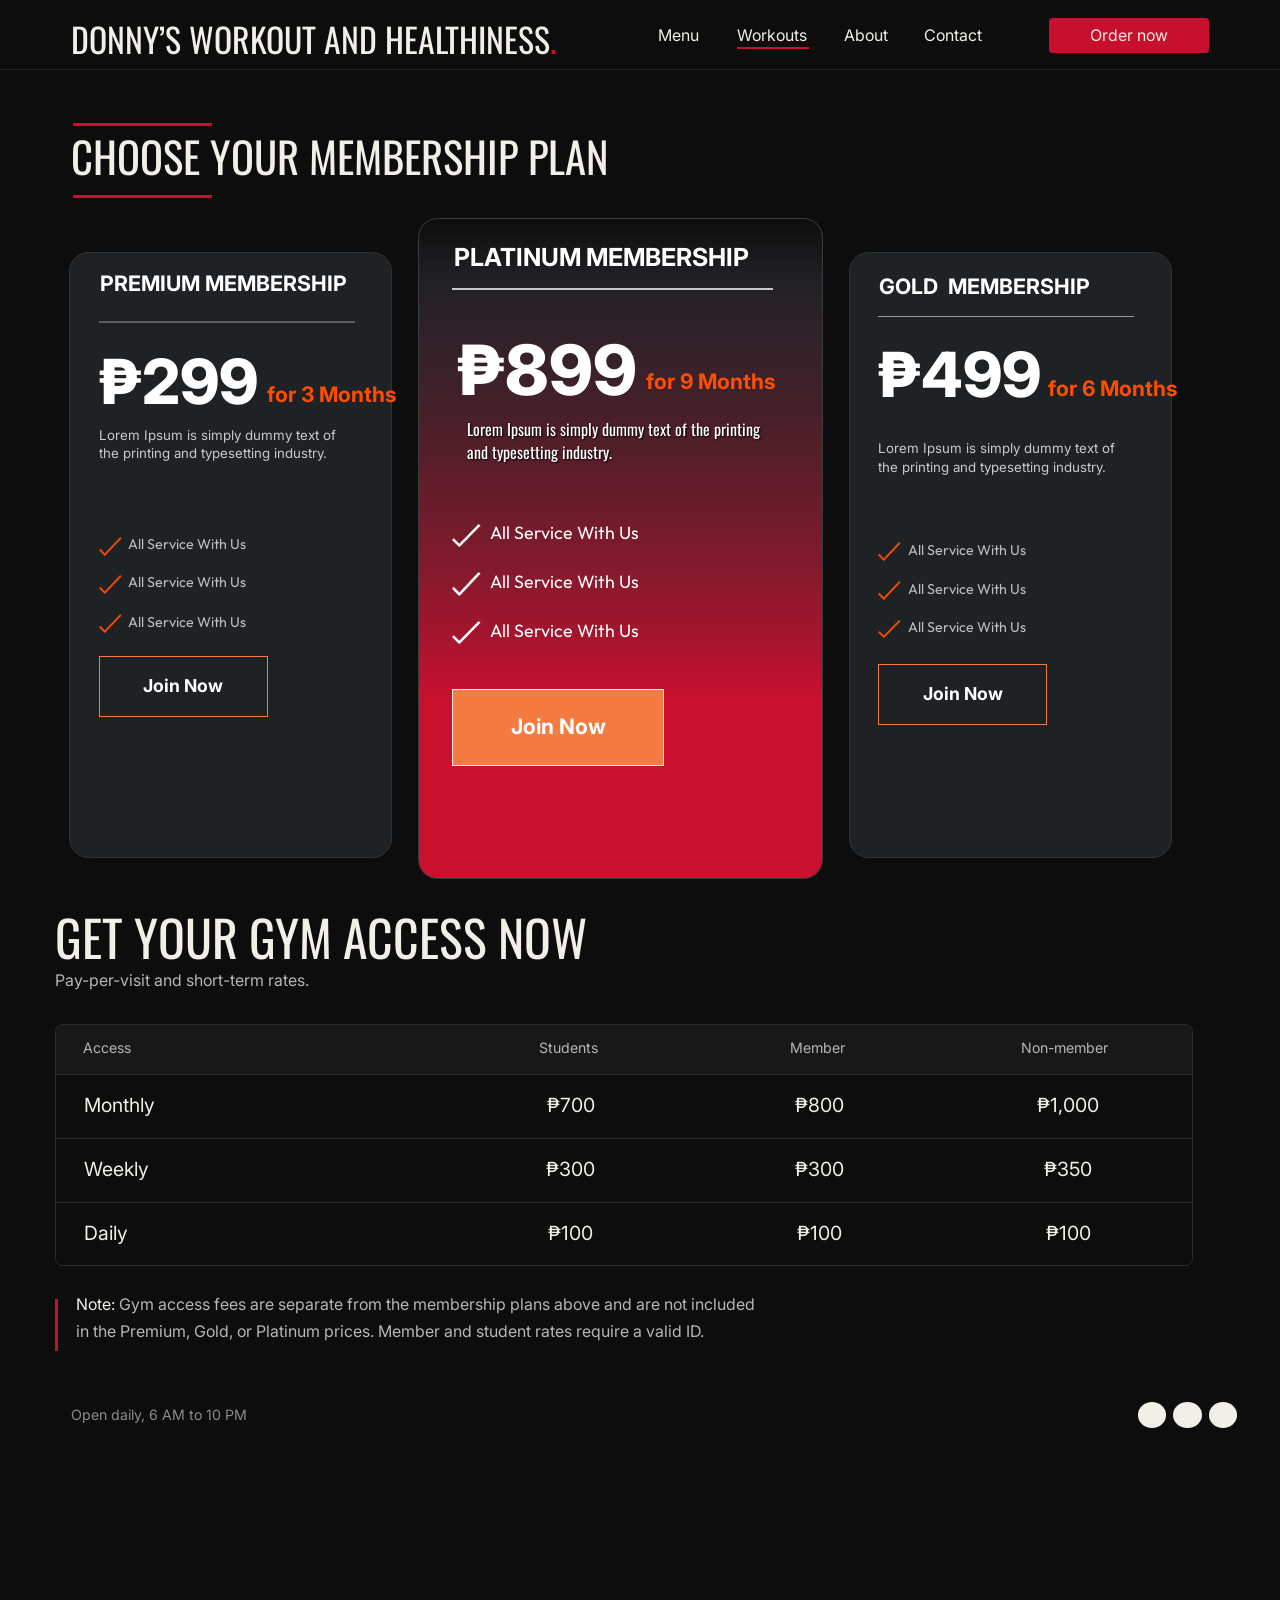
<file: membership.html>
<!DOCTYPE html>
<html lang="en">
<head>
<meta charset="UTF-8">
<meta name="viewport" content="width=device-width, initial-scale=1">
<title>Membership | Donny’s Workout and Healthiness</title>
<link rel="preconnect" href="https://fonts.googleapis.com">
<link rel="preconnect" href="https://fonts.gstatic.com" crossorigin>
<link href="https://fonts.googleapis.com/css2?family=Inter:wght@300;400;500;600;700;800&family=Montserrat:wght@500;600;700;800&family=Oswald:wght@300;400;500;700&family=Outfit:wght@300;400;500;600;700&display=swap" rel="stylesheet">
<link rel="stylesheet" href="css/style.css">
</head>
<body>
<section class="band " style="background:#0D0D0D;height:1634px;"><div class="stage" style="width:1440px;height:1634px">
<a class="a" href="index.html" style="left:80px;top:18.6px;font:400 38px/50px 'Oswald','Arial Narrow',sans-serif;color:#F2EFE8;white-space:nowrap;text-transform:uppercase">Donny’s Workout and Healthiness<span style="color:#C8102E">.</span></a>
<a class="a" href="menu.html" style="left:740px;top:28.5px;font:400 18px/24px 'Inter',system-ui,sans-serif;color:#F2EFE8;white-space:nowrap">Menu</a>
<a class="a" href="workouts.html" style="left:829px;top:28.5px;font:400 18px/24px 'Inter',system-ui,sans-serif;color:#F2EFE8;white-space:nowrap">Workouts</a>
<div class="a "  style="left:829px;top:53px;width:81px;height:2px;background:#C8102E"></div>
<a class="a" href="about.html" style="left:949px;top:28.5px;font:400 18px/24px 'Inter',system-ui,sans-serif;color:#F2EFE8;white-space:nowrap">About</a>
<a class="a" href="about.html" style="left:1040px;top:28.5px;font:400 18px/24px 'Inter',system-ui,sans-serif;color:#F2EFE8;white-space:nowrap">Contact</a>
<a class="a btn" href="menu.html" style="left:1180px;top:20px;width:180px;height:40px;line-height:40px;background:#C8102E;color:#F2EFE8;font:400 18px/40px 'Inter',system-ui,sans-serif;border-radius:4px;text-align:center">Order now</a>
<div class="a "  style="left:0px;top:78px;width:1440px;height:1px;background:#242424"></div>
<div class="a "  style="left:82px;top:138px;width:157px;height:4px;background:#C8102E"></div>
<div class="a " style="left:80px;top:145.2px;font:400 48px/60px 'Oswald','Arial Narrow',sans-serif;color:#F2EFE8;white-space:nowrap;text-transform:uppercase;">CHOOSE YOUR MEMBERSHIP PLAN</div>
<div class="a "  style="left:82px;top:219px;width:157px;height:4px;background:#C8102E"></div>
<div class="a "  style="left:78px;top:284px;width:363px;height:681px;background:#1E2225;border:1px solid #2F3336;border-radius:22px;box-sizing:border-box"></div>
<div class="a "  style="left:955px;top:284px;width:363px;height:681px;background:#1E2225;border:1px solid #2F3336;border-radius:22px;box-sizing:border-box"></div>
<div class="a "  style="left:470px;top:245px;width:456px;height:744px;background:linear-gradient(180deg,#0D0D0D 0%,#202125 9%,#312229 18%,#412029 27%,#561E29 36%,#6F1C2C 45%,#8A192D 55%,#A8142E 64%,#C9102F 73%,#C9102F 82%,#C9102F 91%,#C9102F 100%);border:1px solid #3A3D40;border-radius:22px;box-sizing:border-box"></div>
<div class="a " style="left:112px;top:303.7px;font:700 24px/30px 'Inter',system-ui,sans-serif;color:#fff;white-space:nowrap;">PREMIUM MEMBERSHIP</div>
<div class="a "  style="left:111px;top:361px;width:288px;height:2px;background:#5B5C60"></div>
<div class="a " style="left:110px;top:385.4px;font:800 70px/88px 'Inter',system-ui,sans-serif;color:#fff;white-space:nowrap;">₱299</div>
<div class="a " style="left:300px;top:428.7px;font:700 24px/30px 'Inter',system-ui,sans-serif;color:#FF4D00;white-space:nowrap;">for 3 Months</div>
<div class="a " style="left:111px;top:478.9px;font:400 15px/21px 'Inter',system-ui,sans-serif;color:#CACACA;white-space:nowrap;">Lorem Ipsum is simply dummy text of<br>the printing and typesetting industry.</div>
<img class="a" src="images/check.png" alt="" style="left:111px;top:604px;width:26px;height:21px;opacity:.95">
<div class="a " style="left:144px;top:603.3px;font:400 16px/20px 'Outfit','Inter',sans-serif;color:#BEBEBE;white-space:nowrap;">All Service With Us</div>
<img class="a" src="images/check.png" alt="" style="left:111px;top:647px;width:26px;height:21px;opacity:.95">
<div class="a " style="left:144px;top:646.3px;font:400 16px/20px 'Outfit','Inter',sans-serif;color:#BEBEBE;white-space:nowrap;">All Service With Us</div>
<img class="a" src="images/check.png" alt="" style="left:111px;top:691px;width:26px;height:21px;opacity:.95">
<div class="a " style="left:144px;top:690.3px;font:400 16px/20px 'Outfit','Inter',sans-serif;color:#BEBEBE;white-space:nowrap;">All Service With Us</div>
<a class="a " href="about.html" style="left:111px;top:738px;width:190px;height:69px;border:2px solid #F47B42;box-sizing:border-box;color:#fff;font:700 20px/65px 'Inter',system-ui,sans-serif;text-align:center">Join Now</a>
<div class="a " style="left:989px;top:306.7px;font:700 24px/30px 'Inter',system-ui,sans-serif;color:#fff;white-space:nowrap;">GOLD&nbsp; MEMBERSHIP</div>
<div class="a "  style="left:988px;top:355px;width:288px;height:2px;background:#969799"></div>
<div class="a " style="left:987px;top:378.4px;font:800 70px/88px 'Inter',system-ui,sans-serif;color:#fff;white-space:nowrap;">₱499</div>
<div class="a " style="left:1179px;top:421.7px;font:700 24px/30px 'Inter',system-ui,sans-serif;color:#FF4D00;white-space:nowrap;">for 6 Months</div>
<div class="a " style="left:988px;top:493.9px;font:400 15px/21px 'Inter',system-ui,sans-serif;color:#CACACA;white-space:nowrap;">Lorem Ipsum is simply dummy text of<br>the printing and typesetting industry.</div>
<img class="a" src="images/check.png" alt="" style="left:988px;top:610px;width:26px;height:21px;opacity:.95">
<div class="a " style="left:1021px;top:609.3px;font:400 16px/20px 'Outfit','Inter',sans-serif;color:#BEBEBE;white-space:nowrap;">All Service With Us</div>
<img class="a" src="images/check.png" alt="" style="left:988px;top:654px;width:26px;height:21px;opacity:.95">
<div class="a " style="left:1021px;top:653.3px;font:400 16px/20px 'Outfit','Inter',sans-serif;color:#BEBEBE;white-space:nowrap;">All Service With Us</div>
<img class="a" src="images/check.png" alt="" style="left:988px;top:697px;width:26px;height:21px;opacity:.95">
<div class="a " style="left:1021px;top:696.3px;font:400 16px/20px 'Outfit','Inter',sans-serif;color:#BEBEBE;white-space:nowrap;">All Service With Us</div>
<a class="a " href="about.html" style="left:988px;top:747px;width:190px;height:69px;border:2px solid #F47B42;box-sizing:border-box;color:#fff;font:700 20px/65px 'Inter',system-ui,sans-serif;text-align:center">Join Now</a>
<div class="a " style="left:511px;top:272.7px;font:700 28px/35px 'Inter',system-ui,sans-serif;color:#fff;white-space:nowrap;">PLATINUM MEMBERSHIP</div>
<div class="a "  style="left:508px;top:324px;width:362px;height:2px;background:#C9C9C9"></div>
<div class="a " style="left:513px;top:368.3px;font:800 78px/98px 'Inter',system-ui,sans-serif;color:#fff;white-space:nowrap;">₱899</div>
<div class="a " style="left:727px;top:413.7px;font:700 24px/30px 'Inter',system-ui,sans-serif;color:#FF4D00;white-space:nowrap;">for 9 Months</div>
<div class="a " style="left:525px;top:470.4px;font:400 18px/26px 'Oswald','Arial Narrow',sans-serif;color:#fff;white-space:nowrap;text-shadow:1px 1px 2px #000;">Lorem Ipsum is simply dummy text of the printing<br>and typesetting industry.</div>
<img class="a" src="images/check.png" alt="" style="left:509px;top:589px;width:32px;height:26px;filter:brightness(0) invert(1)">
<div class="a " style="left:551px;top:587.1px;font:400 20px/25px 'Outfit','Inter',sans-serif;color:#fff;white-space:nowrap;">All Service With Us</div>
<img class="a" src="images/check.png" alt="" style="left:509px;top:644px;width:32px;height:26px;filter:brightness(0) invert(1)">
<div class="a " style="left:551px;top:642.1px;font:400 20px/25px 'Outfit','Inter',sans-serif;color:#fff;white-space:nowrap;">All Service With Us</div>
<img class="a" src="images/check.png" alt="" style="left:509px;top:699px;width:32px;height:26px;filter:brightness(0) invert(1)">
<div class="a " style="left:551px;top:697.1px;font:400 20px/25px 'Outfit','Inter',sans-serif;color:#fff;white-space:nowrap;">All Service With Us</div>
<a class="a " href="about.html" style="left:509px;top:775px;width:238px;height:87px;background:#F47B42;border:2px solid #FFE8DC;box-sizing:border-box;color:#fff;font:700 24px/83px 'Inter',system-ui,sans-serif;text-align:center">Join Now</a>
<div class="a " style="left:62px;top:1019.0px;font:400 56px/70px 'Oswald','Arial Narrow',sans-serif;color:#F2EFE8;white-space:nowrap;text-transform:uppercase;">GET YOUR GYM ACCESS NOW</div>
<div class="a " style="left:62px;top:1092.5px;font:400 18px/22px 'Inter',system-ui,sans-serif;color:#B6B6B6;white-space:nowrap;">Pay-per-visit and short-term rates.</div>
<div class="a "  style="left:62px;top:1152px;width:1280px;height:272px;border:1px solid #2A2A2A;border-radius:8px;box-sizing:border-box;background:#0D0D0D;overflow:hidden"><div style="height:55px;background:#181818"></div></div>
<div class="a "  style="left:63px;top:1208px;width:1278px;height:1px;background:#2A2A2A"></div>
<div class="a "  style="left:63px;top:1280px;width:1278px;height:1px;background:#2A2A2A"></div>
<div class="a "  style="left:63px;top:1352px;width:1278px;height:1px;background:#2A2A2A"></div>
<div class="a " style="left:93px;top:1168.8px;font:400 16px/20px 'Inter',system-ui,sans-serif;color:#B6B6B6;white-space:nowrap;">Access</div>
<div class="a " style="left:606px;top:1168.8px;font:400 16px/20px 'Inter',system-ui,sans-serif;color:#B6B6B6;white-space:nowrap;">Students</div>
<div class="a " style="left:889px;top:1168.8px;font:400 16px/20px 'Inter',system-ui,sans-serif;color:#B6B6B6;white-space:nowrap;">Member</div>
<div class="a " style="left:1149px;top:1168.8px;font:400 16px/20px 'Inter',system-ui,sans-serif;color:#B6B6B6;white-space:nowrap;">Non-member</div>
<div class="a " style="left:94px;top:1230.0px;font:400 22px/28px 'Inter',system-ui,sans-serif;color:#F2EFE8;white-space:nowrap;">Monthly</div>
<div class="a " style="left:542px;top:1230.0px;font:400 22px/28px 'Inter',system-ui,sans-serif;color:#F2EFE8;width:200px;text-align:center;white-space:nowrap;">₱700</div>
<div class="a " style="left:822px;top:1230.0px;font:400 22px/28px 'Inter',system-ui,sans-serif;color:#F2EFE8;width:200px;text-align:center;white-space:nowrap;">₱800</div>
<div class="a " style="left:1102px;top:1230.0px;font:400 22px/28px 'Inter',system-ui,sans-serif;color:#F2EFE8;width:200px;text-align:center;white-space:nowrap;">₱1,000</div>
<div class="a " style="left:94px;top:1302.0px;font:400 22px/28px 'Inter',system-ui,sans-serif;color:#F2EFE8;white-space:nowrap;">Weekly</div>
<div class="a " style="left:542px;top:1302.0px;font:400 22px/28px 'Inter',system-ui,sans-serif;color:#F2EFE8;width:200px;text-align:center;white-space:nowrap;">₱300</div>
<div class="a " style="left:822px;top:1302.0px;font:400 22px/28px 'Inter',system-ui,sans-serif;color:#F2EFE8;width:200px;text-align:center;white-space:nowrap;">₱300</div>
<div class="a " style="left:1102px;top:1302.0px;font:400 22px/28px 'Inter',system-ui,sans-serif;color:#F2EFE8;width:200px;text-align:center;white-space:nowrap;">₱350</div>
<div class="a " style="left:94px;top:1374.0px;font:400 22px/28px 'Inter',system-ui,sans-serif;color:#F2EFE8;white-space:nowrap;">Daily</div>
<div class="a " style="left:542px;top:1374.0px;font:400 22px/28px 'Inter',system-ui,sans-serif;color:#F2EFE8;width:200px;text-align:center;white-space:nowrap;">₱100</div>
<div class="a " style="left:822px;top:1374.0px;font:400 22px/28px 'Inter',system-ui,sans-serif;color:#F2EFE8;width:200px;text-align:center;white-space:nowrap;">₱100</div>
<div class="a " style="left:1102px;top:1374.0px;font:400 22px/28px 'Inter',system-ui,sans-serif;color:#F2EFE8;width:200px;text-align:center;white-space:nowrap;">₱100</div>
<div class="a "  style="left:62px;top:1461px;width:3px;height:59px;background:#C8102E"></div>
<div class="a " style="left:86px;top:1452.5px;font:400 18px/30px 'Inter',system-ui,sans-serif;color:#B6B6B6;white-space:nowrap;"><span style="color:#F2EFE8">Note:</span> Gym access fees are separate from the membership plans above and are not included<br>in the Premium, Gold, or Platinum prices. Member and student rates require a valid ID.</div>
<div class="a " style="left:80px;top:1581.8px;font:400 16px/20px 'Inter',system-ui,sans-serif;color:#8B8B8B;white-space:nowrap;">Open daily, 6 AM to 10 PM</div>
<div class="a "  style="left:1280px;top:1577px;width:32px;height:29px;background:#F2EFE8;border-radius:50%"></div>
<div class="a "  style="left:1320px;top:1577px;width:32px;height:29px;background:#F2EFE8;border-radius:50%"></div>
<div class="a "  style="left:1360px;top:1577px;width:32px;height:29px;background:#F2EFE8;border-radius:50%"></div>
</div></section>
<script>
/* scale the page so the design always fits the screen width */
(function(){function fit(){document.body.style.zoom=document.documentElement.clientWidth/1440;}fit();window.addEventListener('resize',fit);})();
</script>
</body>
</html>
</file>
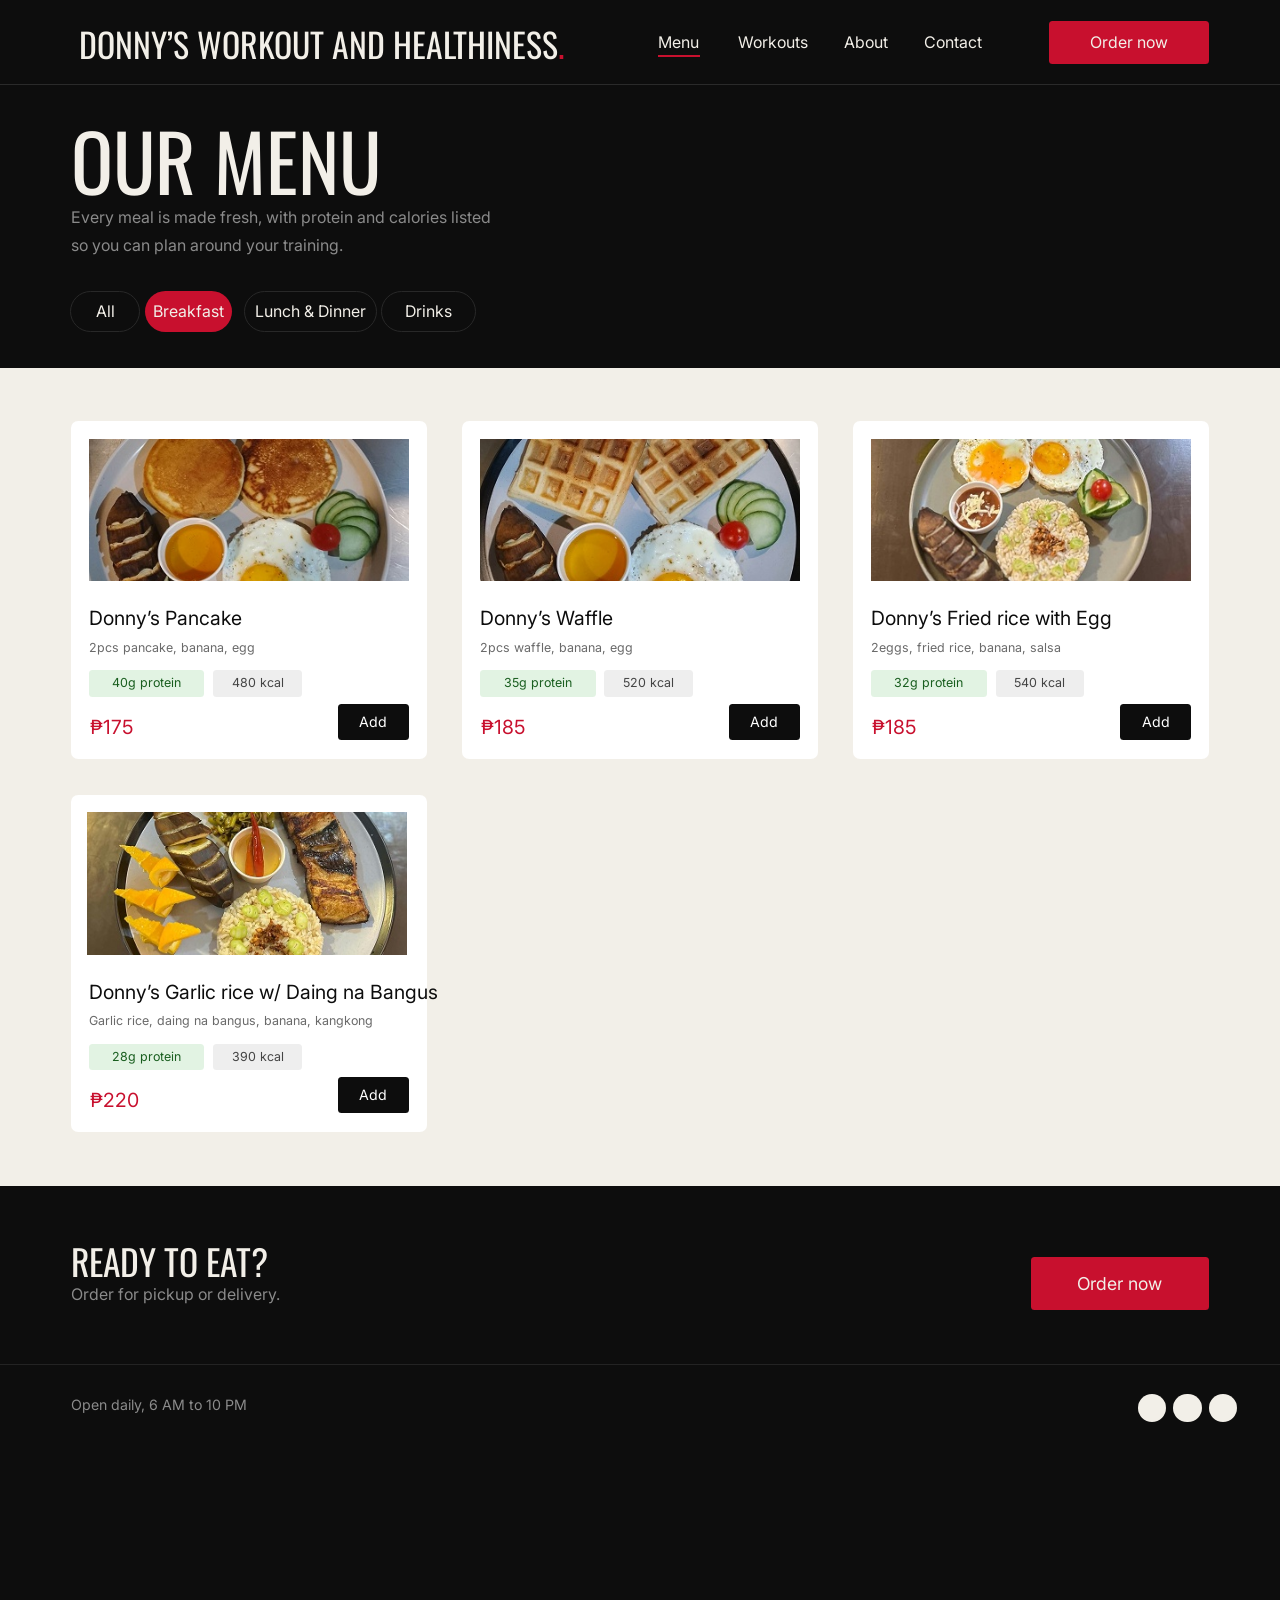
<file: menu-breakfast.html>
<!DOCTYPE html>
<html lang="en">
<head>
<meta charset="UTF-8">
<meta name="viewport" content="width=device-width, initial-scale=1">
<title>Menu | Donny’s Workout and Healthiness</title>
<link rel="preconnect" href="https://fonts.googleapis.com">
<link rel="preconnect" href="https://fonts.gstatic.com" crossorigin>
<link href="https://fonts.googleapis.com/css2?family=Inter:wght@300;400;500;600;700;800&family=Montserrat:wght@500;600;700;800&family=Oswald:wght@300;400;500;700&family=Outfit:wght@300;400;500;600;700&display=swap" rel="stylesheet">
<link rel="stylesheet" href="css/style.css">
</head>
<body>
<section class="band " style="background:#0D0D0D;height:414px;"><div class="stage" style="width:1440px;height:414px">
<a class="a" href="index.html" style="left:89px;top:24.6px;font:400 38px/50px 'Oswald','Arial Narrow',sans-serif;color:#F2EFE8;white-space:nowrap;text-transform:uppercase">Donny’s Workout and Healthiness<span style="color:#C8102E">.</span></a>
<a class="a" href="menu.html" style="left:740px;top:36.5px;font:400 18px/24px 'Inter',system-ui,sans-serif;color:#F2EFE8;white-space:nowrap">Menu</a>
<div class="a "  style="left:740px;top:62px;width:47px;height:2px;background:#C8102E"></div>
<a class="a" href="workouts.html" style="left:830px;top:36.5px;font:400 18px/24px 'Inter',system-ui,sans-serif;color:#F2EFE8;white-space:nowrap">Workouts</a>
<a class="a" href="about.html" style="left:950px;top:36.5px;font:400 18px/24px 'Inter',system-ui,sans-serif;color:#F2EFE8;white-space:nowrap">About</a>
<a class="a" href="about.html" style="left:1040px;top:36.5px;font:400 18px/24px 'Inter',system-ui,sans-serif;color:#F2EFE8;white-space:nowrap">Contact</a>
<a class="a btn" href="menu.html" style="left:1180px;top:24px;width:180px;height:48px;line-height:48px;background:#C8102E;color:#F2EFE8;font:400 18px/48px 'Inter',system-ui,sans-serif;border-radius:4px;text-align:center">Order now</a>
<div class="a "  style="left:0px;top:95px;width:1440px;height:1px;background:#2A2A2A"></div>
<div class="a " style="left:80px;top:125.5px;font:400 88px/110px 'Oswald','Arial Narrow',sans-serif;color:#F2EFE8;white-space:nowrap;text-transform:uppercase;">OUR MENU</div>
<div class="a " style="left:80px;top:230.0px;font:400 18px/31px 'Inter',system-ui,sans-serif;color:#8A8A8A;white-space:nowrap;">Every meal is made fresh, with protein and calories listed<br>so you can plan around your training.</div>
<a class="a " href="menu.html" style="left:79px;top:327px;width:79px;height:46px;border:1px solid #282828;border-radius:999px;box-sizing:border-box;color:#F2EFE8;font:400 18px/44px 'Inter',system-ui,sans-serif;text-align:center">All</a>
<a class="a " href="menu-breakfast.html" style="left:163px;top:327px;width:98px;height:46px;background:#C8102E;border-radius:999px;color:#F2EFE8;font:400 18px/46px 'Inter',system-ui,sans-serif;text-align:center">Breakfast</a>
<a class="a " href="menu-lunch-dinner.html" style="left:275px;top:327px;width:149px;height:46px;border:1px solid #282828;border-radius:999px;box-sizing:border-box;color:#F2EFE8;font:400 18px/44px 'Inter',system-ui,sans-serif;text-align:center">Lunch &amp; Dinner</a>
<a class="a " href="#" style="left:429px;top:327px;width:106px;height:46px;border:1px solid #282828;border-radius:999px;box-sizing:border-box;color:#F2EFE8;font:400 18px/44px 'Inter',system-ui,sans-serif;text-align:center">Drinks</a>
</div></section><section class="band " style="background:#F2EFE8;height:920px;"><div class="stage" style="width:1440px;height:920px">
<div class="a "  style="left:80px;top:60px;width:400px;height:380px;background:#fff;border-radius:8px"></div>
<img class="a" src="images/menu2-1.jpg" alt="Donny’s Pancake" style="left:100px;top:80px;width:360px;height:160px;">
<div class="a " style="left:100px;top:268.0px;font:400 22px/28px 'Inter',system-ui,sans-serif;color:#0D0D0D;white-space:nowrap;">Donny’s Pancake</div>
<div class="a " style="left:100px;top:306.1px;font:400 14px/18px 'Inter',system-ui,sans-serif;color:#6A6A6A;white-space:nowrap;white-space:nowrap;">2pcs pancake, banana, egg</div>
<div class="a "  style="left:100px;top:340px;width:130px;height:30px;background:#E2F3E3;border-radius:4px;color:#195E1F;font:400 14px/30px 'Inter',system-ui,sans-serif;text-align:center">40g protein</div>
<div class="a "  style="left:240px;top:340px;width:100px;height:30px;background:#EEEEEE;border-radius:4px;color:#444;font:400 14px/30px 'Inter',system-ui,sans-serif;text-align:center">480 kcal</div>
<div class="a " style="left:101px;top:390.0px;font:400 22px/28px 'Inter',system-ui,sans-serif;color:#C8102E;white-space:nowrap;">₱175</div>
<button class="a "  style="left:380px;top:378px;width:80px;height:40px;background:#0D0D0D;border-radius:4px;color:#fff;font:400 16px/40px 'Inter',system-ui,sans-serif;text-align:center">Add</button>
<div class="a "  style="left:520px;top:60px;width:400px;height:380px;background:#fff;border-radius:8px"></div>
<img class="a" src="images/menu2-2.jpg" alt="Donny’s Waffle" style="left:540px;top:80px;width:360px;height:160px;">
<div class="a " style="left:540px;top:268.0px;font:400 22px/28px 'Inter',system-ui,sans-serif;color:#0D0D0D;white-space:nowrap;">Donny’s Waffle</div>
<div class="a " style="left:540px;top:306.1px;font:400 14px/18px 'Inter',system-ui,sans-serif;color:#6A6A6A;white-space:nowrap;white-space:nowrap;">2pcs waffle, banana, egg</div>
<div class="a "  style="left:540px;top:340px;width:130px;height:30px;background:#E2F3E3;border-radius:4px;color:#195E1F;font:400 14px/30px 'Inter',system-ui,sans-serif;text-align:center">35g protein</div>
<div class="a "  style="left:680px;top:340px;width:100px;height:30px;background:#EEEEEE;border-radius:4px;color:#444;font:400 14px/30px 'Inter',system-ui,sans-serif;text-align:center">520 kcal</div>
<div class="a " style="left:541px;top:390.0px;font:400 22px/28px 'Inter',system-ui,sans-serif;color:#C8102E;white-space:nowrap;">₱185</div>
<button class="a "  style="left:820px;top:378px;width:80px;height:40px;background:#0D0D0D;border-radius:4px;color:#fff;font:400 16px/40px 'Inter',system-ui,sans-serif;text-align:center">Add</button>
<div class="a "  style="left:960px;top:60px;width:400px;height:380px;background:#fff;border-radius:8px"></div>
<img class="a" src="images/menu2-3.jpg" alt="Donny’s Fried rice with Egg" style="left:980px;top:80px;width:360px;height:160px;">
<div class="a " style="left:980px;top:268.0px;font:400 22px/28px 'Inter',system-ui,sans-serif;color:#0D0D0D;white-space:nowrap;">Donny’s Fried rice with Egg</div>
<div class="a " style="left:980px;top:306.1px;font:400 14px/18px 'Inter',system-ui,sans-serif;color:#6A6A6A;white-space:nowrap;white-space:nowrap;">2eggs, fried rice, banana, salsa</div>
<div class="a "  style="left:980px;top:340px;width:130px;height:30px;background:#E2F3E3;border-radius:4px;color:#195E1F;font:400 14px/30px 'Inter',system-ui,sans-serif;text-align:center">32g protein</div>
<div class="a "  style="left:1120px;top:340px;width:100px;height:30px;background:#EEEEEE;border-radius:4px;color:#444;font:400 14px/30px 'Inter',system-ui,sans-serif;text-align:center">540 kcal</div>
<div class="a " style="left:981px;top:390.0px;font:400 22px/28px 'Inter',system-ui,sans-serif;color:#C8102E;white-space:nowrap;">₱185</div>
<button class="a "  style="left:1260px;top:378px;width:80px;height:40px;background:#0D0D0D;border-radius:4px;color:#fff;font:400 16px/40px 'Inter',system-ui,sans-serif;text-align:center">Add</button>
<div class="a "  style="left:80px;top:480px;width:400px;height:380px;background:#fff;border-radius:8px"></div>
<img class="a" src="images/menu2-4.jpg" alt="Donny’s Garlic rice w/ Daing na Bangus" style="left:98px;top:500px;width:360px;height:160px;">
<div class="a " style="left:100px;top:688.0px;font:400 22px/28px 'Inter',system-ui,sans-serif;color:#0D0D0D;white-space:nowrap;">Donny’s Garlic rice w/ Daing na Bangus</div>
<div class="a " style="left:100px;top:726.1px;font:400 14px/18px 'Inter',system-ui,sans-serif;color:#6A6A6A;white-space:nowrap;white-space:nowrap;">Garlic rice, daing na bangus, banana, kangkong</div>
<div class="a "  style="left:100px;top:760px;width:130px;height:30px;background:#E2F3E3;border-radius:4px;color:#195E1F;font:400 14px/30px 'Inter',system-ui,sans-serif;text-align:center">28g protein</div>
<div class="a "  style="left:240px;top:760px;width:100px;height:30px;background:#EEEEEE;border-radius:4px;color:#444;font:400 14px/30px 'Inter',system-ui,sans-serif;text-align:center">390 kcal</div>
<div class="a " style="left:101px;top:810.0px;font:400 22px/28px 'Inter',system-ui,sans-serif;color:#C8102E;white-space:nowrap;">₱220</div>
<button class="a "  style="left:380px;top:798px;width:80px;height:40px;background:#0D0D0D;border-radius:4px;color:#fff;font:400 16px/40px 'Inter',system-ui,sans-serif;text-align:center">Add</button>
</div></section><section class="band " style="background:#0D0D0D;height:300px;"><div class="stage" style="width:1440px;height:300px">
<div class="a " style="left:80px;top:60.3px;font:400 40px/50px 'Oswald','Arial Narrow',sans-serif;color:#F2EFE8;white-space:nowrap;text-transform:uppercase;">READY TO EAT?</div>
<div class="a " style="left:80px;top:111.5px;font:400 18px/22px 'Inter',system-ui,sans-serif;color:#8A8A8A;white-space:nowrap;">Order for pickup or delivery.</div>
<a class="a " href="#" style="left:1160px;top:80px;width:200px;height:60px;background:#C8102E;border-radius:4px;color:#F2EFE8;font:400 20px/60px 'Inter',system-ui,sans-serif;text-align:center">Order now</a>
<div class="a "  style="left:0px;top:200px;width:1440px;height:1px;background:#232323"></div>
<div class="a " style="left:80px;top:236.8px;font:400 16px/20px 'Inter',system-ui,sans-serif;color:#8B8B8B;white-space:nowrap;">Open daily, 6 AM to 10 PM</div>
<div class="a "  style="left:1280px;top:234px;width:32px;height:32px;background:#F2EFE8;border-radius:50%"></div>
<div class="a "  style="left:1320px;top:234px;width:32px;height:32px;background:#F2EFE8;border-radius:50%"></div>
<div class="a "  style="left:1360px;top:234px;width:32px;height:32px;background:#F2EFE8;border-radius:50%"></div>
</div></section>
<script>
/* scale the page so the design always fits the screen width */
(function(){function fit(){document.body.style.zoom=document.documentElement.clientWidth/1440;}fit();window.addEventListener('resize',fit);})();
</script>
</body>
</html>
</file>
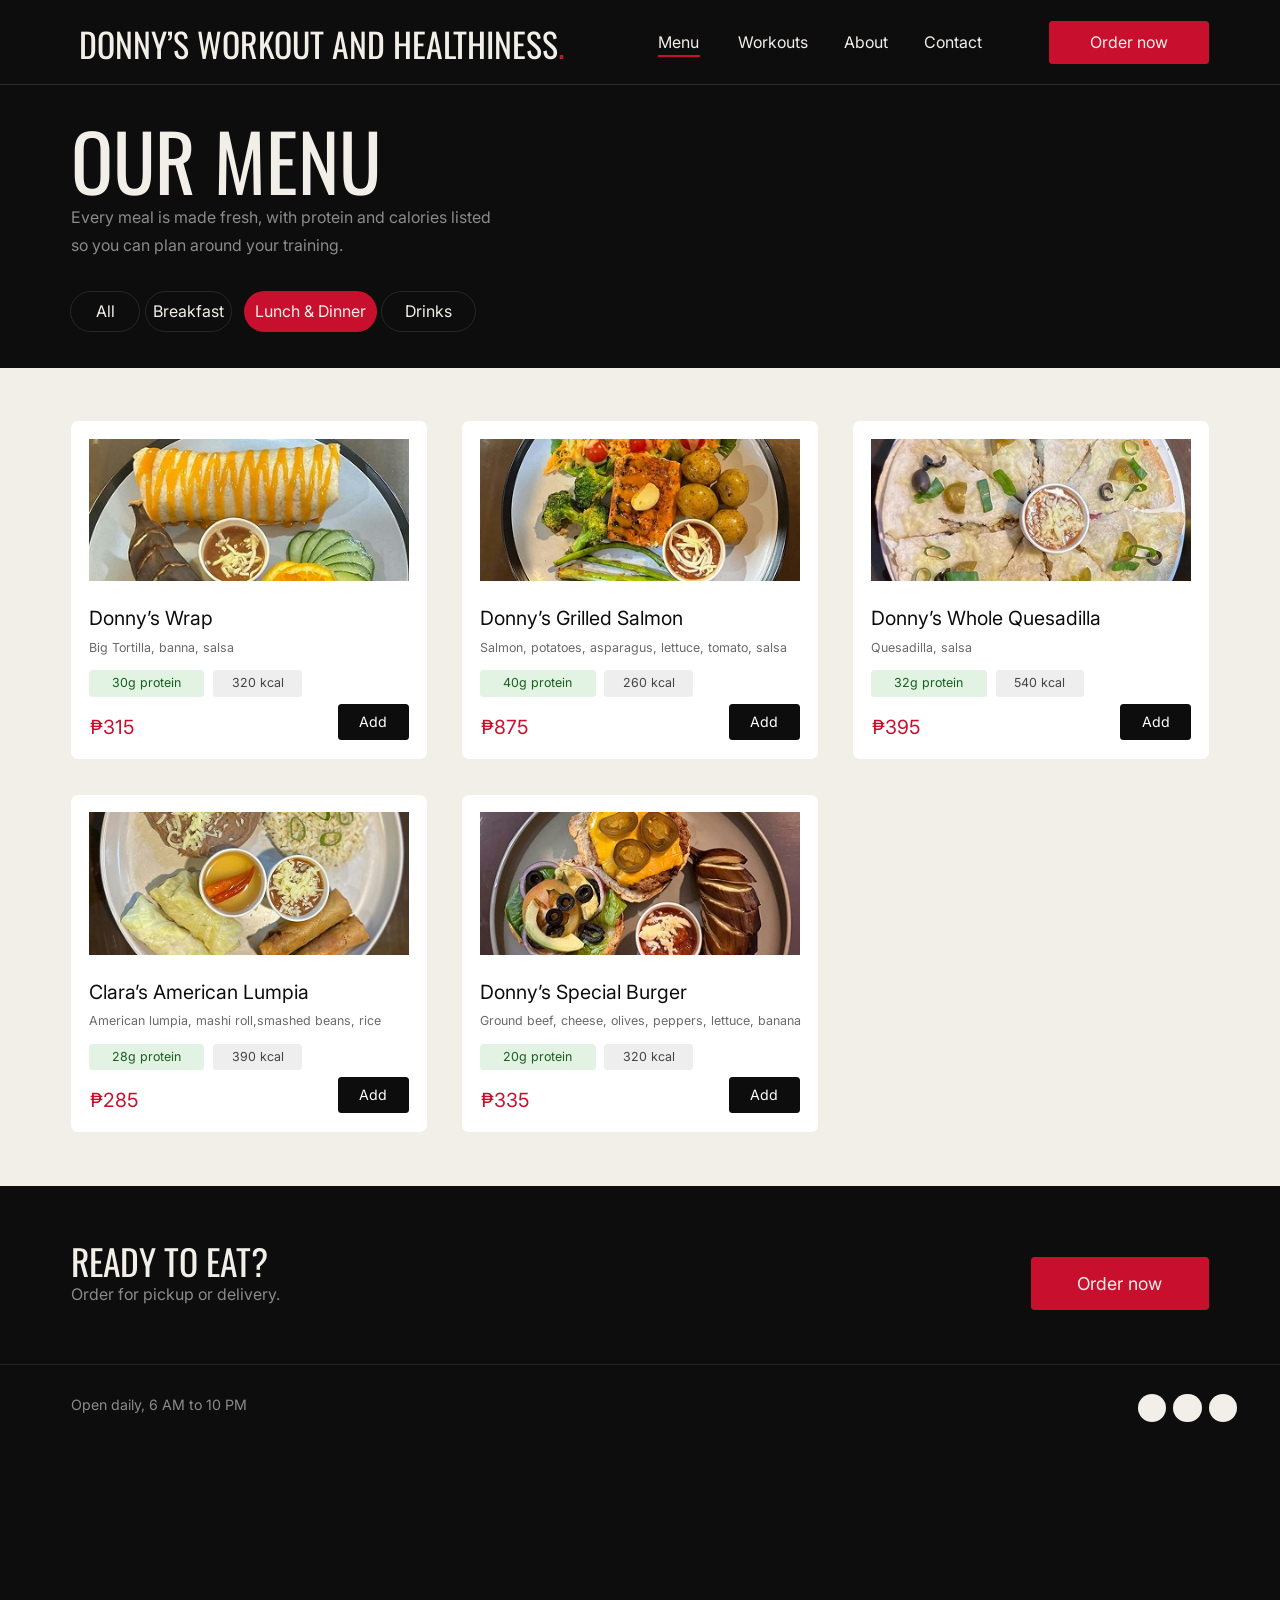
<file: menu-lunch-dinner-2.html>
<!DOCTYPE html>
<html lang="en">
<head>
<meta charset="UTF-8">
<meta name="viewport" content="width=device-width, initial-scale=1">
<title>Menu | Donny’s Workout and Healthiness</title>
<link rel="preconnect" href="https://fonts.googleapis.com">
<link rel="preconnect" href="https://fonts.gstatic.com" crossorigin>
<link href="https://fonts.googleapis.com/css2?family=Inter:wght@300;400;500;600;700;800&family=Montserrat:wght@500;600;700;800&family=Oswald:wght@300;400;500;700&family=Outfit:wght@300;400;500;600;700&display=swap" rel="stylesheet">
<link rel="stylesheet" href="css/style.css">
</head>
<body>
<section class="band " style="background:#0D0D0D;height:414px;"><div class="stage" style="width:1440px;height:414px">
<a class="a" href="index.html" style="left:89px;top:24.6px;font:400 38px/50px 'Oswald','Arial Narrow',sans-serif;color:#F2EFE8;white-space:nowrap;text-transform:uppercase">Donny’s Workout and Healthiness<span style="color:#C8102E">.</span></a>
<a class="a" href="menu.html" style="left:740px;top:36.5px;font:400 18px/24px 'Inter',system-ui,sans-serif;color:#F2EFE8;white-space:nowrap">Menu</a>
<div class="a "  style="left:740px;top:62px;width:47px;height:2px;background:#C8102E"></div>
<a class="a" href="workouts.html" style="left:830px;top:36.5px;font:400 18px/24px 'Inter',system-ui,sans-serif;color:#F2EFE8;white-space:nowrap">Workouts</a>
<a class="a" href="about.html" style="left:950px;top:36.5px;font:400 18px/24px 'Inter',system-ui,sans-serif;color:#F2EFE8;white-space:nowrap">About</a>
<a class="a" href="about.html" style="left:1040px;top:36.5px;font:400 18px/24px 'Inter',system-ui,sans-serif;color:#F2EFE8;white-space:nowrap">Contact</a>
<a class="a btn" href="menu.html" style="left:1180px;top:24px;width:180px;height:48px;line-height:48px;background:#C8102E;color:#F2EFE8;font:400 18px/48px 'Inter',system-ui,sans-serif;border-radius:4px;text-align:center">Order now</a>
<div class="a "  style="left:0px;top:95px;width:1440px;height:1px;background:#2A2A2A"></div>
<div class="a " style="left:80px;top:125.5px;font:400 88px/110px 'Oswald','Arial Narrow',sans-serif;color:#F2EFE8;white-space:nowrap;text-transform:uppercase;">OUR MENU</div>
<div class="a " style="left:80px;top:230.0px;font:400 18px/31px 'Inter',system-ui,sans-serif;color:#8A8A8A;white-space:nowrap;">Every meal is made fresh, with protein and calories listed<br>so you can plan around your training.</div>
<a class="a " href="menu.html" style="left:79px;top:327px;width:79px;height:46px;border:1px solid #282828;border-radius:999px;box-sizing:border-box;color:#F2EFE8;font:400 18px/44px 'Inter',system-ui,sans-serif;text-align:center">All</a>
<a class="a " href="menu-breakfast.html" style="left:163px;top:327px;width:98px;height:46px;border:1px solid #282828;border-radius:999px;box-sizing:border-box;color:#F2EFE8;font:400 18px/44px 'Inter',system-ui,sans-serif;text-align:center">Breakfast</a>
<a class="a " href="menu-lunch-dinner.html" style="left:275px;top:327px;width:149px;height:46px;background:#C8102E;border-radius:999px;color:#F2EFE8;font:400 18px/46px 'Inter',system-ui,sans-serif;text-align:center">Lunch &amp; Dinner</a>
<a class="a " href="#" style="left:429px;top:327px;width:106px;height:46px;border:1px solid #282828;border-radius:999px;box-sizing:border-box;color:#F2EFE8;font:400 18px/44px 'Inter',system-ui,sans-serif;text-align:center">Drinks</a>
</div></section><section class="band " style="background:#F2EFE8;height:920px;"><div class="stage" style="width:1440px;height:920px">
<div class="a "  style="left:80px;top:60px;width:400px;height:380px;background:#fff;border-radius:8px"></div>
<img class="a" src="images/menu4-1.jpg" alt="Donny’s Wrap" style="left:100px;top:80px;width:360px;height:160px;">
<div class="a " style="left:100px;top:268.0px;font:400 22px/28px 'Inter',system-ui,sans-serif;color:#0D0D0D;white-space:nowrap;">Donny’s Wrap</div>
<div class="a " style="left:100px;top:306.1px;font:400 14px/18px 'Inter',system-ui,sans-serif;color:#6A6A6A;white-space:nowrap;white-space:nowrap;">Big Tortilla, banna, salsa</div>
<div class="a "  style="left:100px;top:340px;width:130px;height:30px;background:#E2F3E3;border-radius:4px;color:#195E1F;font:400 14px/30px 'Inter',system-ui,sans-serif;text-align:center">30g protein</div>
<div class="a "  style="left:240px;top:340px;width:100px;height:30px;background:#EEEEEE;border-radius:4px;color:#444;font:400 14px/30px 'Inter',system-ui,sans-serif;text-align:center">320 kcal</div>
<div class="a " style="left:101px;top:390.0px;font:400 22px/28px 'Inter',system-ui,sans-serif;color:#C8102E;white-space:nowrap;">₱315</div>
<button class="a "  style="left:380px;top:378px;width:80px;height:40px;background:#0D0D0D;border-radius:4px;color:#fff;font:400 16px/40px 'Inter',system-ui,sans-serif;text-align:center">Add</button>
<div class="a "  style="left:520px;top:60px;width:400px;height:380px;background:#fff;border-radius:8px"></div>
<img class="a" src="images/menu4-2.jpg" alt="Donny’s Grilled Salmon" style="left:540px;top:80px;width:360px;height:160px;">
<div class="a " style="left:540px;top:268.0px;font:400 22px/28px 'Inter',system-ui,sans-serif;color:#0D0D0D;white-space:nowrap;">Donny’s Grilled Salmon</div>
<div class="a " style="left:540px;top:306.1px;font:400 14px/18px 'Inter',system-ui,sans-serif;color:#6A6A6A;white-space:nowrap;white-space:nowrap;">Salmon, potatoes, asparagus, lettuce, tomato, salsa</div>
<div class="a "  style="left:540px;top:340px;width:130px;height:30px;background:#E2F3E3;border-radius:4px;color:#195E1F;font:400 14px/30px 'Inter',system-ui,sans-serif;text-align:center">40g protein</div>
<div class="a "  style="left:680px;top:340px;width:100px;height:30px;background:#EEEEEE;border-radius:4px;color:#444;font:400 14px/30px 'Inter',system-ui,sans-serif;text-align:center">260 kcal</div>
<div class="a " style="left:541px;top:390.0px;font:400 22px/28px 'Inter',system-ui,sans-serif;color:#C8102E;white-space:nowrap;">₱875</div>
<button class="a "  style="left:820px;top:378px;width:80px;height:40px;background:#0D0D0D;border-radius:4px;color:#fff;font:400 16px/40px 'Inter',system-ui,sans-serif;text-align:center">Add</button>
<div class="a "  style="left:960px;top:60px;width:400px;height:380px;background:#fff;border-radius:8px"></div>
<img class="a" src="images/menu4-3.jpg" alt="Donny’s Whole Quesadilla" style="left:980px;top:80px;width:360px;height:160px;">
<div class="a " style="left:980px;top:268.0px;font:400 22px/28px 'Inter',system-ui,sans-serif;color:#0D0D0D;white-space:nowrap;">Donny’s Whole Quesadilla</div>
<div class="a " style="left:980px;top:306.1px;font:400 14px/18px 'Inter',system-ui,sans-serif;color:#6A6A6A;white-space:nowrap;white-space:nowrap;">Quesadilla, salsa</div>
<div class="a "  style="left:980px;top:340px;width:130px;height:30px;background:#E2F3E3;border-radius:4px;color:#195E1F;font:400 14px/30px 'Inter',system-ui,sans-serif;text-align:center">32g protein</div>
<div class="a "  style="left:1120px;top:340px;width:100px;height:30px;background:#EEEEEE;border-radius:4px;color:#444;font:400 14px/30px 'Inter',system-ui,sans-serif;text-align:center">540 kcal</div>
<div class="a " style="left:981px;top:390.0px;font:400 22px/28px 'Inter',system-ui,sans-serif;color:#C8102E;white-space:nowrap;">₱395</div>
<button class="a "  style="left:1260px;top:378px;width:80px;height:40px;background:#0D0D0D;border-radius:4px;color:#fff;font:400 16px/40px 'Inter',system-ui,sans-serif;text-align:center">Add</button>
<div class="a "  style="left:80px;top:480px;width:400px;height:380px;background:#fff;border-radius:8px"></div>
<img class="a" src="images/menu4-4.jpg" alt="Clara’s American Lumpia" style="left:100px;top:500px;width:360px;height:160px;">
<div class="a " style="left:100px;top:688.0px;font:400 22px/28px 'Inter',system-ui,sans-serif;color:#0D0D0D;white-space:nowrap;">Clara’s American Lumpia</div>
<div class="a " style="left:100px;top:726.1px;font:400 14px/18px 'Inter',system-ui,sans-serif;color:#6A6A6A;white-space:nowrap;white-space:nowrap;">American lumpia, mashi roll,smashed beans, rice</div>
<div class="a "  style="left:100px;top:760px;width:130px;height:30px;background:#E2F3E3;border-radius:4px;color:#195E1F;font:400 14px/30px 'Inter',system-ui,sans-serif;text-align:center">28g protein</div>
<div class="a "  style="left:240px;top:760px;width:100px;height:30px;background:#EEEEEE;border-radius:4px;color:#444;font:400 14px/30px 'Inter',system-ui,sans-serif;text-align:center">390 kcal</div>
<div class="a " style="left:101px;top:810.0px;font:400 22px/28px 'Inter',system-ui,sans-serif;color:#C8102E;white-space:nowrap;">₱285</div>
<button class="a "  style="left:380px;top:798px;width:80px;height:40px;background:#0D0D0D;border-radius:4px;color:#fff;font:400 16px/40px 'Inter',system-ui,sans-serif;text-align:center">Add</button>
<div class="a "  style="left:520px;top:480px;width:400px;height:380px;background:#fff;border-radius:8px"></div>
<img class="a" src="images/menu4-5.jpg" alt="Donny’s Special Burger" style="left:540px;top:500px;width:360px;height:160px;">
<div class="a " style="left:540px;top:688.0px;font:400 22px/28px 'Inter',system-ui,sans-serif;color:#0D0D0D;white-space:nowrap;">Donny’s Special Burger</div>
<div class="a " style="left:540px;top:726.1px;font:400 14px/18px 'Inter',system-ui,sans-serif;color:#6A6A6A;white-space:nowrap;white-space:nowrap;">Ground beef, cheese, olives, peppers, lettuce, banana</div>
<div class="a "  style="left:540px;top:760px;width:130px;height:30px;background:#E2F3E3;border-radius:4px;color:#195E1F;font:400 14px/30px 'Inter',system-ui,sans-serif;text-align:center">20g protein</div>
<div class="a "  style="left:680px;top:760px;width:100px;height:30px;background:#EEEEEE;border-radius:4px;color:#444;font:400 14px/30px 'Inter',system-ui,sans-serif;text-align:center">320 kcal</div>
<div class="a " style="left:541px;top:810.0px;font:400 22px/28px 'Inter',system-ui,sans-serif;color:#C8102E;white-space:nowrap;">₱335</div>
<button class="a "  style="left:820px;top:798px;width:80px;height:40px;background:#0D0D0D;border-radius:4px;color:#fff;font:400 16px/40px 'Inter',system-ui,sans-serif;text-align:center">Add</button>
</div></section><section class="band " style="background:#0D0D0D;height:300px;"><div class="stage" style="width:1440px;height:300px">
<div class="a " style="left:80px;top:60.3px;font:400 40px/50px 'Oswald','Arial Narrow',sans-serif;color:#F2EFE8;white-space:nowrap;text-transform:uppercase;">READY TO EAT?</div>
<div class="a " style="left:80px;top:111.5px;font:400 18px/22px 'Inter',system-ui,sans-serif;color:#8A8A8A;white-space:nowrap;">Order for pickup or delivery.</div>
<a class="a " href="#" style="left:1160px;top:80px;width:200px;height:60px;background:#C8102E;border-radius:4px;color:#F2EFE8;font:400 20px/60px 'Inter',system-ui,sans-serif;text-align:center">Order now</a>
<div class="a "  style="left:0px;top:200px;width:1440px;height:1px;background:#232323"></div>
<div class="a " style="left:80px;top:236.8px;font:400 16px/20px 'Inter',system-ui,sans-serif;color:#8B8B8B;white-space:nowrap;">Open daily, 6 AM to 10 PM</div>
<div class="a "  style="left:1280px;top:234px;width:32px;height:32px;background:#F2EFE8;border-radius:50%"></div>
<div class="a "  style="left:1320px;top:234px;width:32px;height:32px;background:#F2EFE8;border-radius:50%"></div>
<div class="a "  style="left:1360px;top:234px;width:32px;height:32px;background:#F2EFE8;border-radius:50%"></div>
</div></section>
<script>
/* scale the page so the design always fits the screen width */
(function(){function fit(){document.body.style.zoom=document.documentElement.clientWidth/1440;}fit();window.addEventListener('resize',fit);})();
</script>
</body>
</html>
</file>
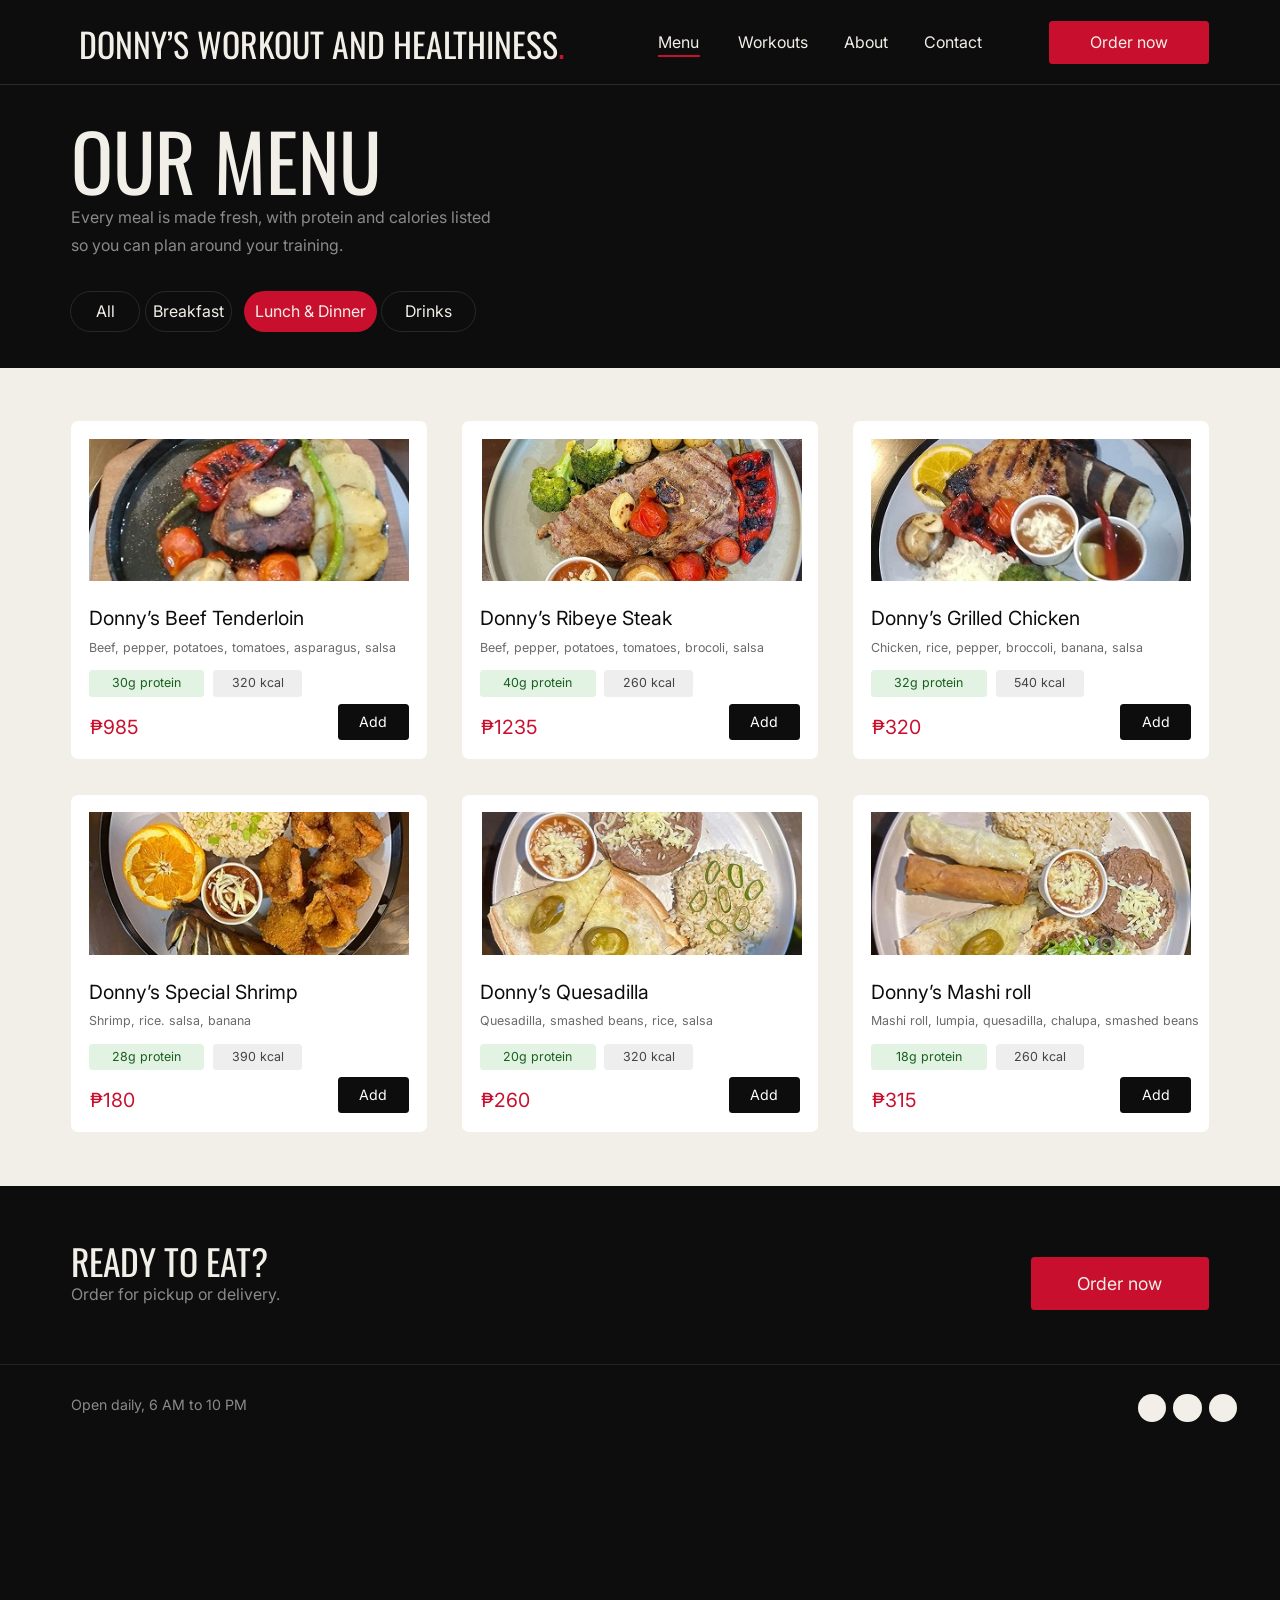
<file: menu-lunch-dinner.html>
<!DOCTYPE html>
<html lang="en">
<head>
<meta charset="UTF-8">
<meta name="viewport" content="width=device-width, initial-scale=1">
<title>Menu | Donny’s Workout and Healthiness</title>
<link rel="preconnect" href="https://fonts.googleapis.com">
<link rel="preconnect" href="https://fonts.gstatic.com" crossorigin>
<link href="https://fonts.googleapis.com/css2?family=Inter:wght@300;400;500;600;700;800&family=Montserrat:wght@500;600;700;800&family=Oswald:wght@300;400;500;700&family=Outfit:wght@300;400;500;600;700&display=swap" rel="stylesheet">
<link rel="stylesheet" href="css/style.css">
</head>
<body>
<section class="band " style="background:#0D0D0D;height:414px;"><div class="stage" style="width:1440px;height:414px">
<a class="a" href="index.html" style="left:89px;top:24.6px;font:400 38px/50px 'Oswald','Arial Narrow',sans-serif;color:#F2EFE8;white-space:nowrap;text-transform:uppercase">Donny’s Workout and Healthiness<span style="color:#C8102E">.</span></a>
<a class="a" href="menu.html" style="left:740px;top:36.5px;font:400 18px/24px 'Inter',system-ui,sans-serif;color:#F2EFE8;white-space:nowrap">Menu</a>
<div class="a "  style="left:740px;top:62px;width:47px;height:2px;background:#C8102E"></div>
<a class="a" href="workouts.html" style="left:830px;top:36.5px;font:400 18px/24px 'Inter',system-ui,sans-serif;color:#F2EFE8;white-space:nowrap">Workouts</a>
<a class="a" href="about.html" style="left:950px;top:36.5px;font:400 18px/24px 'Inter',system-ui,sans-serif;color:#F2EFE8;white-space:nowrap">About</a>
<a class="a" href="about.html" style="left:1040px;top:36.5px;font:400 18px/24px 'Inter',system-ui,sans-serif;color:#F2EFE8;white-space:nowrap">Contact</a>
<a class="a btn" href="menu.html" style="left:1180px;top:24px;width:180px;height:48px;line-height:48px;background:#C8102E;color:#F2EFE8;font:400 18px/48px 'Inter',system-ui,sans-serif;border-radius:4px;text-align:center">Order now</a>
<div class="a "  style="left:0px;top:95px;width:1440px;height:1px;background:#2A2A2A"></div>
<div class="a " style="left:80px;top:125.5px;font:400 88px/110px 'Oswald','Arial Narrow',sans-serif;color:#F2EFE8;white-space:nowrap;text-transform:uppercase;">OUR MENU</div>
<div class="a " style="left:80px;top:230.0px;font:400 18px/31px 'Inter',system-ui,sans-serif;color:#8A8A8A;white-space:nowrap;">Every meal is made fresh, with protein and calories listed<br>so you can plan around your training.</div>
<a class="a " href="menu.html" style="left:79px;top:327px;width:79px;height:46px;border:1px solid #282828;border-radius:999px;box-sizing:border-box;color:#F2EFE8;font:400 18px/44px 'Inter',system-ui,sans-serif;text-align:center">All</a>
<a class="a " href="menu-breakfast.html" style="left:163px;top:327px;width:98px;height:46px;border:1px solid #282828;border-radius:999px;box-sizing:border-box;color:#F2EFE8;font:400 18px/44px 'Inter',system-ui,sans-serif;text-align:center">Breakfast</a>
<a class="a " href="menu-lunch-dinner.html" style="left:275px;top:327px;width:149px;height:46px;background:#C8102E;border-radius:999px;color:#F2EFE8;font:400 18px/46px 'Inter',system-ui,sans-serif;text-align:center">Lunch &amp; Dinner</a>
<a class="a " href="#" style="left:429px;top:327px;width:106px;height:46px;border:1px solid #282828;border-radius:999px;box-sizing:border-box;color:#F2EFE8;font:400 18px/44px 'Inter',system-ui,sans-serif;text-align:center">Drinks</a>
</div></section><section class="band " style="background:#F2EFE8;height:920px;"><div class="stage" style="width:1440px;height:920px">
<div class="a "  style="left:80px;top:60px;width:400px;height:380px;background:#fff;border-radius:8px"></div>
<img class="a" src="images/menu3-1.jpg" alt="Donny’s Beef Tenderloin" style="left:100px;top:80px;width:360px;height:160px;">
<div class="a " style="left:100px;top:268.0px;font:400 22px/28px 'Inter',system-ui,sans-serif;color:#0D0D0D;white-space:nowrap;">Donny’s Beef Tenderloin</div>
<div class="a " style="left:100px;top:306.1px;font:400 14px/18px 'Inter',system-ui,sans-serif;color:#6A6A6A;white-space:nowrap;white-space:nowrap;">Beef, pepper, potatoes, tomatoes, asparagus, salsa</div>
<div class="a "  style="left:100px;top:340px;width:130px;height:30px;background:#E2F3E3;border-radius:4px;color:#195E1F;font:400 14px/30px 'Inter',system-ui,sans-serif;text-align:center">30g protein</div>
<div class="a "  style="left:240px;top:340px;width:100px;height:30px;background:#EEEEEE;border-radius:4px;color:#444;font:400 14px/30px 'Inter',system-ui,sans-serif;text-align:center">320 kcal</div>
<div class="a " style="left:101px;top:390.0px;font:400 22px/28px 'Inter',system-ui,sans-serif;color:#C8102E;white-space:nowrap;">₱985</div>
<button class="a "  style="left:380px;top:378px;width:80px;height:40px;background:#0D0D0D;border-radius:4px;color:#fff;font:400 16px/40px 'Inter',system-ui,sans-serif;text-align:center">Add</button>
<div class="a "  style="left:520px;top:60px;width:400px;height:380px;background:#fff;border-radius:8px"></div>
<img class="a" src="images/menu3-2.jpg" alt="Donny’s Ribeye Steak" style="left:542px;top:80px;width:360px;height:160px;">
<div class="a " style="left:540px;top:268.0px;font:400 22px/28px 'Inter',system-ui,sans-serif;color:#0D0D0D;white-space:nowrap;">Donny’s Ribeye Steak</div>
<div class="a " style="left:540px;top:306.1px;font:400 14px/18px 'Inter',system-ui,sans-serif;color:#6A6A6A;white-space:nowrap;white-space:nowrap;">Beef, pepper, potatoes, tomatoes, brocoli, salsa</div>
<div class="a "  style="left:540px;top:340px;width:130px;height:30px;background:#E2F3E3;border-radius:4px;color:#195E1F;font:400 14px/30px 'Inter',system-ui,sans-serif;text-align:center">40g protein</div>
<div class="a "  style="left:680px;top:340px;width:100px;height:30px;background:#EEEEEE;border-radius:4px;color:#444;font:400 14px/30px 'Inter',system-ui,sans-serif;text-align:center">260 kcal</div>
<div class="a " style="left:541px;top:390.0px;font:400 22px/28px 'Inter',system-ui,sans-serif;color:#C8102E;white-space:nowrap;">₱1235</div>
<button class="a "  style="left:820px;top:378px;width:80px;height:40px;background:#0D0D0D;border-radius:4px;color:#fff;font:400 16px/40px 'Inter',system-ui,sans-serif;text-align:center">Add</button>
<div class="a "  style="left:960px;top:60px;width:400px;height:380px;background:#fff;border-radius:8px"></div>
<img class="a" src="images/menu3-3.jpg" alt="Donny’s Grilled Chicken" style="left:980px;top:80px;width:360px;height:160px;">
<div class="a " style="left:980px;top:268.0px;font:400 22px/28px 'Inter',system-ui,sans-serif;color:#0D0D0D;white-space:nowrap;">Donny’s Grilled Chicken</div>
<div class="a " style="left:980px;top:306.1px;font:400 14px/18px 'Inter',system-ui,sans-serif;color:#6A6A6A;white-space:nowrap;white-space:nowrap;">Chicken, rice, pepper, broccoli, banana, salsa</div>
<div class="a "  style="left:980px;top:340px;width:130px;height:30px;background:#E2F3E3;border-radius:4px;color:#195E1F;font:400 14px/30px 'Inter',system-ui,sans-serif;text-align:center">32g protein</div>
<div class="a "  style="left:1120px;top:340px;width:100px;height:30px;background:#EEEEEE;border-radius:4px;color:#444;font:400 14px/30px 'Inter',system-ui,sans-serif;text-align:center">540 kcal</div>
<div class="a " style="left:981px;top:390.0px;font:400 22px/28px 'Inter',system-ui,sans-serif;color:#C8102E;white-space:nowrap;">₱320</div>
<button class="a "  style="left:1260px;top:378px;width:80px;height:40px;background:#0D0D0D;border-radius:4px;color:#fff;font:400 16px/40px 'Inter',system-ui,sans-serif;text-align:center">Add</button>
<div class="a "  style="left:80px;top:480px;width:400px;height:380px;background:#fff;border-radius:8px"></div>
<img class="a" src="images/menu3-4.jpg" alt="Donny’s Special Shrimp" style="left:100px;top:500px;width:360px;height:160px;">
<div class="a " style="left:100px;top:688.0px;font:400 22px/28px 'Inter',system-ui,sans-serif;color:#0D0D0D;white-space:nowrap;">Donny’s Special Shrimp</div>
<div class="a " style="left:100px;top:726.1px;font:400 14px/18px 'Inter',system-ui,sans-serif;color:#6A6A6A;white-space:nowrap;white-space:nowrap;">Shrimp, rice. salsa, banana</div>
<div class="a "  style="left:100px;top:760px;width:130px;height:30px;background:#E2F3E3;border-radius:4px;color:#195E1F;font:400 14px/30px 'Inter',system-ui,sans-serif;text-align:center">28g protein</div>
<div class="a "  style="left:240px;top:760px;width:100px;height:30px;background:#EEEEEE;border-radius:4px;color:#444;font:400 14px/30px 'Inter',system-ui,sans-serif;text-align:center">390 kcal</div>
<div class="a " style="left:101px;top:810.0px;font:400 22px/28px 'Inter',system-ui,sans-serif;color:#C8102E;white-space:nowrap;">₱180</div>
<button class="a "  style="left:380px;top:798px;width:80px;height:40px;background:#0D0D0D;border-radius:4px;color:#fff;font:400 16px/40px 'Inter',system-ui,sans-serif;text-align:center">Add</button>
<div class="a "  style="left:520px;top:480px;width:400px;height:380px;background:#fff;border-radius:8px"></div>
<img class="a" src="images/menu3-5.jpg" alt="Donny’s Quesadilla" style="left:542px;top:500px;width:360px;height:160px;">
<div class="a " style="left:540px;top:688.0px;font:400 22px/28px 'Inter',system-ui,sans-serif;color:#0D0D0D;white-space:nowrap;">Donny’s Quesadilla</div>
<div class="a " style="left:540px;top:726.1px;font:400 14px/18px 'Inter',system-ui,sans-serif;color:#6A6A6A;white-space:nowrap;white-space:nowrap;">Quesadilla, smashed beans, rice, salsa</div>
<div class="a "  style="left:540px;top:760px;width:130px;height:30px;background:#E2F3E3;border-radius:4px;color:#195E1F;font:400 14px/30px 'Inter',system-ui,sans-serif;text-align:center">20g protein</div>
<div class="a "  style="left:680px;top:760px;width:100px;height:30px;background:#EEEEEE;border-radius:4px;color:#444;font:400 14px/30px 'Inter',system-ui,sans-serif;text-align:center">320 kcal</div>
<div class="a " style="left:541px;top:810.0px;font:400 22px/28px 'Inter',system-ui,sans-serif;color:#C8102E;white-space:nowrap;">₱260</div>
<button class="a "  style="left:820px;top:798px;width:80px;height:40px;background:#0D0D0D;border-radius:4px;color:#fff;font:400 16px/40px 'Inter',system-ui,sans-serif;text-align:center">Add</button>
<div class="a "  style="left:960px;top:480px;width:400px;height:380px;background:#fff;border-radius:8px"></div>
<img class="a" src="images/menu3-6.jpg" alt="Donny’s Mashi roll" style="left:980px;top:500px;width:360px;height:160px;">
<div class="a " style="left:980px;top:688.0px;font:400 22px/28px 'Inter',system-ui,sans-serif;color:#0D0D0D;white-space:nowrap;">Donny’s Mashi roll</div>
<div class="a " style="left:980px;top:726.1px;font:400 14px/18px 'Inter',system-ui,sans-serif;color:#6A6A6A;white-space:nowrap;white-space:nowrap;">Mashi roll, lumpia, quesadilla, chalupa, smashed beans</div>
<div class="a "  style="left:980px;top:760px;width:130px;height:30px;background:#E2F3E3;border-radius:4px;color:#195E1F;font:400 14px/30px 'Inter',system-ui,sans-serif;text-align:center">18g protein</div>
<div class="a "  style="left:1120px;top:760px;width:100px;height:30px;background:#EEEEEE;border-radius:4px;color:#444;font:400 14px/30px 'Inter',system-ui,sans-serif;text-align:center">260 kcal</div>
<div class="a " style="left:981px;top:810.0px;font:400 22px/28px 'Inter',system-ui,sans-serif;color:#C8102E;white-space:nowrap;">₱315</div>
<button class="a "  style="left:1260px;top:798px;width:80px;height:40px;background:#0D0D0D;border-radius:4px;color:#fff;font:400 16px/40px 'Inter',system-ui,sans-serif;text-align:center">Add</button>
</div></section><section class="band " style="background:#0D0D0D;height:300px;"><div class="stage" style="width:1440px;height:300px">
<div class="a " style="left:80px;top:60.3px;font:400 40px/50px 'Oswald','Arial Narrow',sans-serif;color:#F2EFE8;white-space:nowrap;text-transform:uppercase;">READY TO EAT?</div>
<div class="a " style="left:80px;top:111.5px;font:400 18px/22px 'Inter',system-ui,sans-serif;color:#8A8A8A;white-space:nowrap;">Order for pickup or delivery.</div>
<a class="a " href="#" style="left:1160px;top:80px;width:200px;height:60px;background:#C8102E;border-radius:4px;color:#F2EFE8;font:400 20px/60px 'Inter',system-ui,sans-serif;text-align:center">Order now</a>
<div class="a "  style="left:0px;top:200px;width:1440px;height:1px;background:#232323"></div>
<div class="a " style="left:80px;top:236.8px;font:400 16px/20px 'Inter',system-ui,sans-serif;color:#8B8B8B;white-space:nowrap;">Open daily, 6 AM to 10 PM</div>
<div class="a "  style="left:1280px;top:234px;width:32px;height:32px;background:#F2EFE8;border-radius:50%"></div>
<div class="a "  style="left:1320px;top:234px;width:32px;height:32px;background:#F2EFE8;border-radius:50%"></div>
<div class="a "  style="left:1360px;top:234px;width:32px;height:32px;background:#F2EFE8;border-radius:50%"></div>
</div></section>
<script>
/* scale the page so the design always fits the screen width */
(function(){function fit(){document.body.style.zoom=document.documentElement.clientWidth/1440;}fit();window.addEventListener('resize',fit);})();
</script>
</body>
</html>
</file>
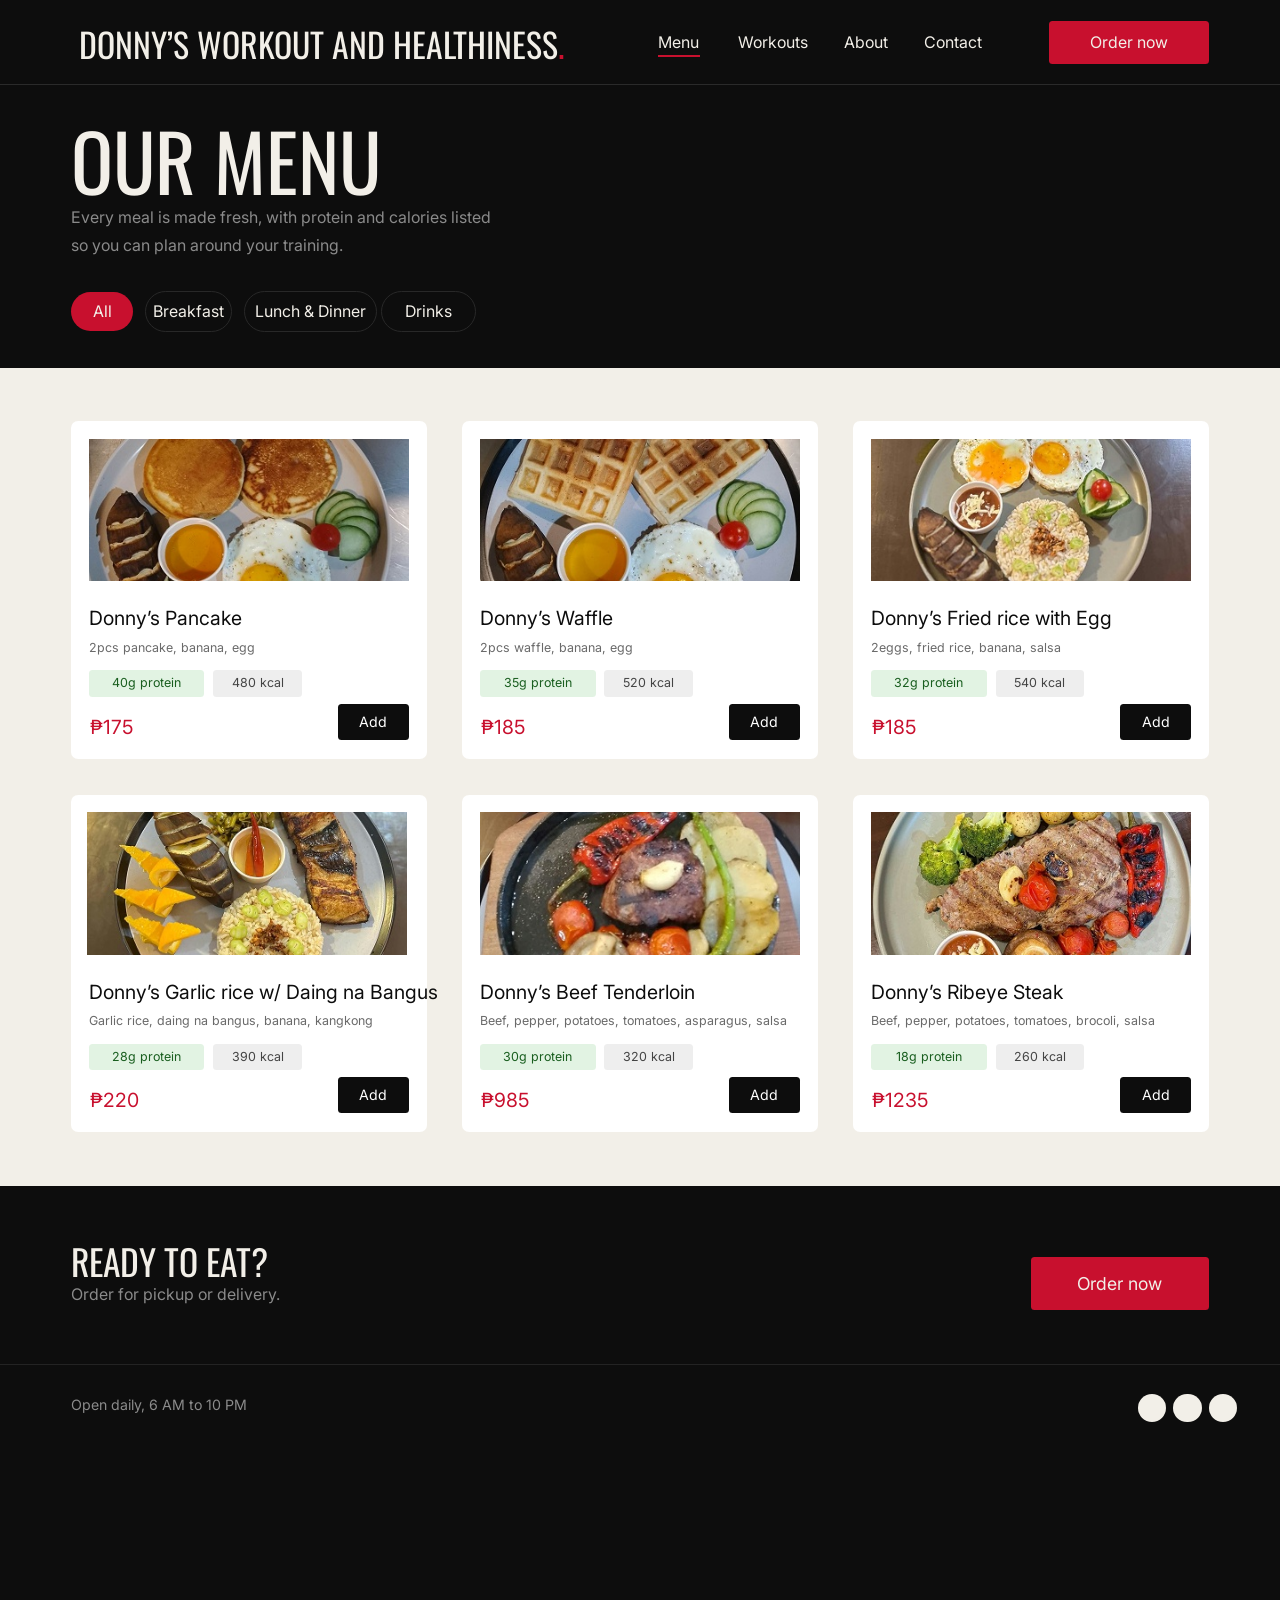
<file: menu.html>
<!DOCTYPE html>
<html lang="en">
<head>
<meta charset="UTF-8">
<meta name="viewport" content="width=device-width, initial-scale=1">
<title>Menu | Donny’s Workout and Healthiness</title>
<link rel="preconnect" href="https://fonts.googleapis.com">
<link rel="preconnect" href="https://fonts.gstatic.com" crossorigin>
<link href="https://fonts.googleapis.com/css2?family=Inter:wght@300;400;500;600;700;800&family=Montserrat:wght@500;600;700;800&family=Oswald:wght@300;400;500;700&family=Outfit:wght@300;400;500;600;700&display=swap" rel="stylesheet">
<link rel="stylesheet" href="css/style.css">
</head>
<body>
<section class="band " style="background:#0D0D0D;height:414px;"><div class="stage" style="width:1440px;height:414px">
<a class="a" href="index.html" style="left:89px;top:24.6px;font:400 38px/50px 'Oswald','Arial Narrow',sans-serif;color:#F2EFE8;white-space:nowrap;text-transform:uppercase">Donny’s Workout and Healthiness<span style="color:#C8102E">.</span></a>
<a class="a" href="menu.html" style="left:740px;top:36.5px;font:400 18px/24px 'Inter',system-ui,sans-serif;color:#F2EFE8;white-space:nowrap">Menu</a>
<div class="a "  style="left:740px;top:62px;width:47px;height:2px;background:#C8102E"></div>
<a class="a" href="workouts.html" style="left:830px;top:36.5px;font:400 18px/24px 'Inter',system-ui,sans-serif;color:#F2EFE8;white-space:nowrap">Workouts</a>
<a class="a" href="about.html" style="left:950px;top:36.5px;font:400 18px/24px 'Inter',system-ui,sans-serif;color:#F2EFE8;white-space:nowrap">About</a>
<a class="a" href="about.html" style="left:1040px;top:36.5px;font:400 18px/24px 'Inter',system-ui,sans-serif;color:#F2EFE8;white-space:nowrap">Contact</a>
<a class="a btn" href="menu.html" style="left:1180px;top:24px;width:180px;height:48px;line-height:48px;background:#C8102E;color:#F2EFE8;font:400 18px/48px 'Inter',system-ui,sans-serif;border-radius:4px;text-align:center">Order now</a>
<div class="a "  style="left:0px;top:95px;width:1440px;height:1px;background:#2A2A2A"></div>
<div class="a " style="left:80px;top:125.5px;font:400 88px/110px 'Oswald','Arial Narrow',sans-serif;color:#F2EFE8;white-space:nowrap;text-transform:uppercase;">OUR MENU</div>
<div class="a " style="left:80px;top:230.0px;font:400 18px/31px 'Inter',system-ui,sans-serif;color:#8A8A8A;white-space:nowrap;">Every meal is made fresh, with protein and calories listed<br>so you can plan around your training.</div>
<a class="a " href="menu.html" style="left:80px;top:328px;width:70px;height:44px;background:#C8102E;border-radius:999px;color:#F2EFE8;font:400 18px/44px 'Inter',system-ui,sans-serif;text-align:center">All</a>
<a class="a " href="menu-breakfast.html" style="left:163px;top:327px;width:98px;height:46px;border:1px solid #282828;border-radius:999px;box-sizing:border-box;color:#F2EFE8;font:400 18px/44px 'Inter',system-ui,sans-serif;text-align:center">Breakfast</a>
<a class="a " href="menu-lunch-dinner.html" style="left:275px;top:327px;width:149px;height:46px;border:1px solid #282828;border-radius:999px;box-sizing:border-box;color:#F2EFE8;font:400 18px/44px 'Inter',system-ui,sans-serif;text-align:center">Lunch &amp; Dinner</a>
<a class="a " href="#" style="left:429px;top:327px;width:106px;height:46px;border:1px solid #282828;border-radius:999px;box-sizing:border-box;color:#F2EFE8;font:400 18px/44px 'Inter',system-ui,sans-serif;text-align:center">Drinks</a>
</div></section><section class="band " style="background:#F2EFE8;height:920px;"><div class="stage" style="width:1440px;height:920px">
<div class="a "  style="left:80px;top:60px;width:400px;height:380px;background:#fff;border-radius:8px"></div>
<img class="a" src="images/menu1-1.jpg" alt="Donny’s Pancake" style="left:100px;top:80px;width:360px;height:160px;">
<div class="a " style="left:100px;top:268.0px;font:400 22px/28px 'Inter',system-ui,sans-serif;color:#0D0D0D;white-space:nowrap;">Donny’s Pancake</div>
<div class="a " style="left:100px;top:306.1px;font:400 14px/18px 'Inter',system-ui,sans-serif;color:#6A6A6A;white-space:nowrap;white-space:nowrap;">2pcs pancake, banana, egg</div>
<div class="a "  style="left:100px;top:340px;width:130px;height:30px;background:#E2F3E3;border-radius:4px;color:#195E1F;font:400 14px/30px 'Inter',system-ui,sans-serif;text-align:center">40g protein</div>
<div class="a "  style="left:240px;top:340px;width:100px;height:30px;background:#EEEEEE;border-radius:4px;color:#444;font:400 14px/30px 'Inter',system-ui,sans-serif;text-align:center">480 kcal</div>
<div class="a " style="left:101px;top:390.0px;font:400 22px/28px 'Inter',system-ui,sans-serif;color:#C8102E;white-space:nowrap;">₱175</div>
<button class="a "  style="left:380px;top:378px;width:80px;height:40px;background:#0D0D0D;border-radius:4px;color:#fff;font:400 16px/40px 'Inter',system-ui,sans-serif;text-align:center">Add</button>
<div class="a "  style="left:520px;top:60px;width:400px;height:380px;background:#fff;border-radius:8px"></div>
<img class="a" src="images/menu1-2.jpg" alt="Donny’s Waffle" style="left:540px;top:80px;width:360px;height:160px;">
<div class="a " style="left:540px;top:268.0px;font:400 22px/28px 'Inter',system-ui,sans-serif;color:#0D0D0D;white-space:nowrap;">Donny’s Waffle</div>
<div class="a " style="left:540px;top:306.1px;font:400 14px/18px 'Inter',system-ui,sans-serif;color:#6A6A6A;white-space:nowrap;white-space:nowrap;">2pcs waffle, banana, egg</div>
<div class="a "  style="left:540px;top:340px;width:130px;height:30px;background:#E2F3E3;border-radius:4px;color:#195E1F;font:400 14px/30px 'Inter',system-ui,sans-serif;text-align:center">35g protein</div>
<div class="a "  style="left:680px;top:340px;width:100px;height:30px;background:#EEEEEE;border-radius:4px;color:#444;font:400 14px/30px 'Inter',system-ui,sans-serif;text-align:center">520 kcal</div>
<div class="a " style="left:541px;top:390.0px;font:400 22px/28px 'Inter',system-ui,sans-serif;color:#C8102E;white-space:nowrap;">₱185</div>
<button class="a "  style="left:820px;top:378px;width:80px;height:40px;background:#0D0D0D;border-radius:4px;color:#fff;font:400 16px/40px 'Inter',system-ui,sans-serif;text-align:center">Add</button>
<div class="a "  style="left:960px;top:60px;width:400px;height:380px;background:#fff;border-radius:8px"></div>
<img class="a" src="images/menu1-3.jpg" alt="Donny’s Fried rice with Egg" style="left:980px;top:80px;width:360px;height:160px;">
<div class="a " style="left:980px;top:268.0px;font:400 22px/28px 'Inter',system-ui,sans-serif;color:#0D0D0D;white-space:nowrap;">Donny’s Fried rice with Egg</div>
<div class="a " style="left:980px;top:306.1px;font:400 14px/18px 'Inter',system-ui,sans-serif;color:#6A6A6A;white-space:nowrap;white-space:nowrap;">2eggs, fried rice, banana, salsa</div>
<div class="a "  style="left:980px;top:340px;width:130px;height:30px;background:#E2F3E3;border-radius:4px;color:#195E1F;font:400 14px/30px 'Inter',system-ui,sans-serif;text-align:center">32g protein</div>
<div class="a "  style="left:1120px;top:340px;width:100px;height:30px;background:#EEEEEE;border-radius:4px;color:#444;font:400 14px/30px 'Inter',system-ui,sans-serif;text-align:center">540 kcal</div>
<div class="a " style="left:981px;top:390.0px;font:400 22px/28px 'Inter',system-ui,sans-serif;color:#C8102E;white-space:nowrap;">₱185</div>
<button class="a "  style="left:1260px;top:378px;width:80px;height:40px;background:#0D0D0D;border-radius:4px;color:#fff;font:400 16px/40px 'Inter',system-ui,sans-serif;text-align:center">Add</button>
<div class="a "  style="left:80px;top:480px;width:400px;height:380px;background:#fff;border-radius:8px"></div>
<img class="a" src="images/menu1-4.jpg" alt="Donny’s Garlic rice w/ Daing na Bangus" style="left:98px;top:500px;width:360px;height:160px;">
<div class="a " style="left:100px;top:688.0px;font:400 22px/28px 'Inter',system-ui,sans-serif;color:#0D0D0D;white-space:nowrap;">Donny’s Garlic rice w/ Daing na Bangus</div>
<div class="a " style="left:100px;top:726.1px;font:400 14px/18px 'Inter',system-ui,sans-serif;color:#6A6A6A;white-space:nowrap;white-space:nowrap;">Garlic rice, daing na bangus, banana, kangkong</div>
<div class="a "  style="left:100px;top:760px;width:130px;height:30px;background:#E2F3E3;border-radius:4px;color:#195E1F;font:400 14px/30px 'Inter',system-ui,sans-serif;text-align:center">28g protein</div>
<div class="a "  style="left:240px;top:760px;width:100px;height:30px;background:#EEEEEE;border-radius:4px;color:#444;font:400 14px/30px 'Inter',system-ui,sans-serif;text-align:center">390 kcal</div>
<div class="a " style="left:101px;top:810.0px;font:400 22px/28px 'Inter',system-ui,sans-serif;color:#C8102E;white-space:nowrap;">₱220</div>
<button class="a "  style="left:380px;top:798px;width:80px;height:40px;background:#0D0D0D;border-radius:4px;color:#fff;font:400 16px/40px 'Inter',system-ui,sans-serif;text-align:center">Add</button>
<div class="a "  style="left:520px;top:480px;width:400px;height:380px;background:#fff;border-radius:8px"></div>
<img class="a" src="images/menu1-5.jpg" alt="Donny’s Beef Tenderloin" style="left:540px;top:500px;width:360px;height:160px;">
<div class="a " style="left:540px;top:688.0px;font:400 22px/28px 'Inter',system-ui,sans-serif;color:#0D0D0D;white-space:nowrap;">Donny’s Beef Tenderloin</div>
<div class="a " style="left:540px;top:726.1px;font:400 14px/18px 'Inter',system-ui,sans-serif;color:#6A6A6A;white-space:nowrap;white-space:nowrap;">Beef, pepper, potatoes, tomatoes, asparagus, salsa</div>
<div class="a "  style="left:540px;top:760px;width:130px;height:30px;background:#E2F3E3;border-radius:4px;color:#195E1F;font:400 14px/30px 'Inter',system-ui,sans-serif;text-align:center">30g protein</div>
<div class="a "  style="left:680px;top:760px;width:100px;height:30px;background:#EEEEEE;border-radius:4px;color:#444;font:400 14px/30px 'Inter',system-ui,sans-serif;text-align:center">320 kcal</div>
<div class="a " style="left:541px;top:810.0px;font:400 22px/28px 'Inter',system-ui,sans-serif;color:#C8102E;white-space:nowrap;">₱985</div>
<button class="a "  style="left:820px;top:798px;width:80px;height:40px;background:#0D0D0D;border-radius:4px;color:#fff;font:400 16px/40px 'Inter',system-ui,sans-serif;text-align:center">Add</button>
<div class="a "  style="left:960px;top:480px;width:400px;height:380px;background:#fff;border-radius:8px"></div>
<img class="a" src="images/menu1-6.jpg" alt="Donny’s Ribeye Steak" style="left:980px;top:500px;width:360px;height:160px;">
<div class="a " style="left:980px;top:688.0px;font:400 22px/28px 'Inter',system-ui,sans-serif;color:#0D0D0D;white-space:nowrap;">Donny’s Ribeye Steak</div>
<div class="a " style="left:980px;top:726.1px;font:400 14px/18px 'Inter',system-ui,sans-serif;color:#6A6A6A;white-space:nowrap;white-space:nowrap;">Beef, pepper, potatoes, tomatoes, brocoli, salsa</div>
<div class="a "  style="left:980px;top:760px;width:130px;height:30px;background:#E2F3E3;border-radius:4px;color:#195E1F;font:400 14px/30px 'Inter',system-ui,sans-serif;text-align:center">18g protein</div>
<div class="a "  style="left:1120px;top:760px;width:100px;height:30px;background:#EEEEEE;border-radius:4px;color:#444;font:400 14px/30px 'Inter',system-ui,sans-serif;text-align:center">260 kcal</div>
<div class="a " style="left:981px;top:810.0px;font:400 22px/28px 'Inter',system-ui,sans-serif;color:#C8102E;white-space:nowrap;">₱1235</div>
<button class="a "  style="left:1260px;top:798px;width:80px;height:40px;background:#0D0D0D;border-radius:4px;color:#fff;font:400 16px/40px 'Inter',system-ui,sans-serif;text-align:center">Add</button>
</div></section><section class="band " style="background:#0D0D0D;height:300px;"><div class="stage" style="width:1440px;height:300px">
<div class="a " style="left:80px;top:60.3px;font:400 40px/50px 'Oswald','Arial Narrow',sans-serif;color:#F2EFE8;white-space:nowrap;text-transform:uppercase;">READY TO EAT?</div>
<div class="a " style="left:80px;top:111.5px;font:400 18px/22px 'Inter',system-ui,sans-serif;color:#8A8A8A;white-space:nowrap;">Order for pickup or delivery.</div>
<a class="a " href="#" style="left:1160px;top:80px;width:200px;height:60px;background:#C8102E;border-radius:4px;color:#F2EFE8;font:400 20px/60px 'Inter',system-ui,sans-serif;text-align:center">Order now</a>
<div class="a "  style="left:0px;top:200px;width:1440px;height:1px;background:#232323"></div>
<div class="a " style="left:80px;top:236.8px;font:400 16px/20px 'Inter',system-ui,sans-serif;color:#8B8B8B;white-space:nowrap;">Open daily, 6 AM to 10 PM</div>
<div class="a "  style="left:1280px;top:234px;width:32px;height:32px;background:#F2EFE8;border-radius:50%"></div>
<div class="a "  style="left:1320px;top:234px;width:32px;height:32px;background:#F2EFE8;border-radius:50%"></div>
<div class="a "  style="left:1360px;top:234px;width:32px;height:32px;background:#F2EFE8;border-radius:50%"></div>
</div></section>
<script>
/* scale the page so the design always fits the screen width */
(function(){function fit(){document.body.style.zoom=document.documentElement.clientWidth/1440;}fit();window.addEventListener('resize',fit);})();
</script>
</body>
</html>
</file>
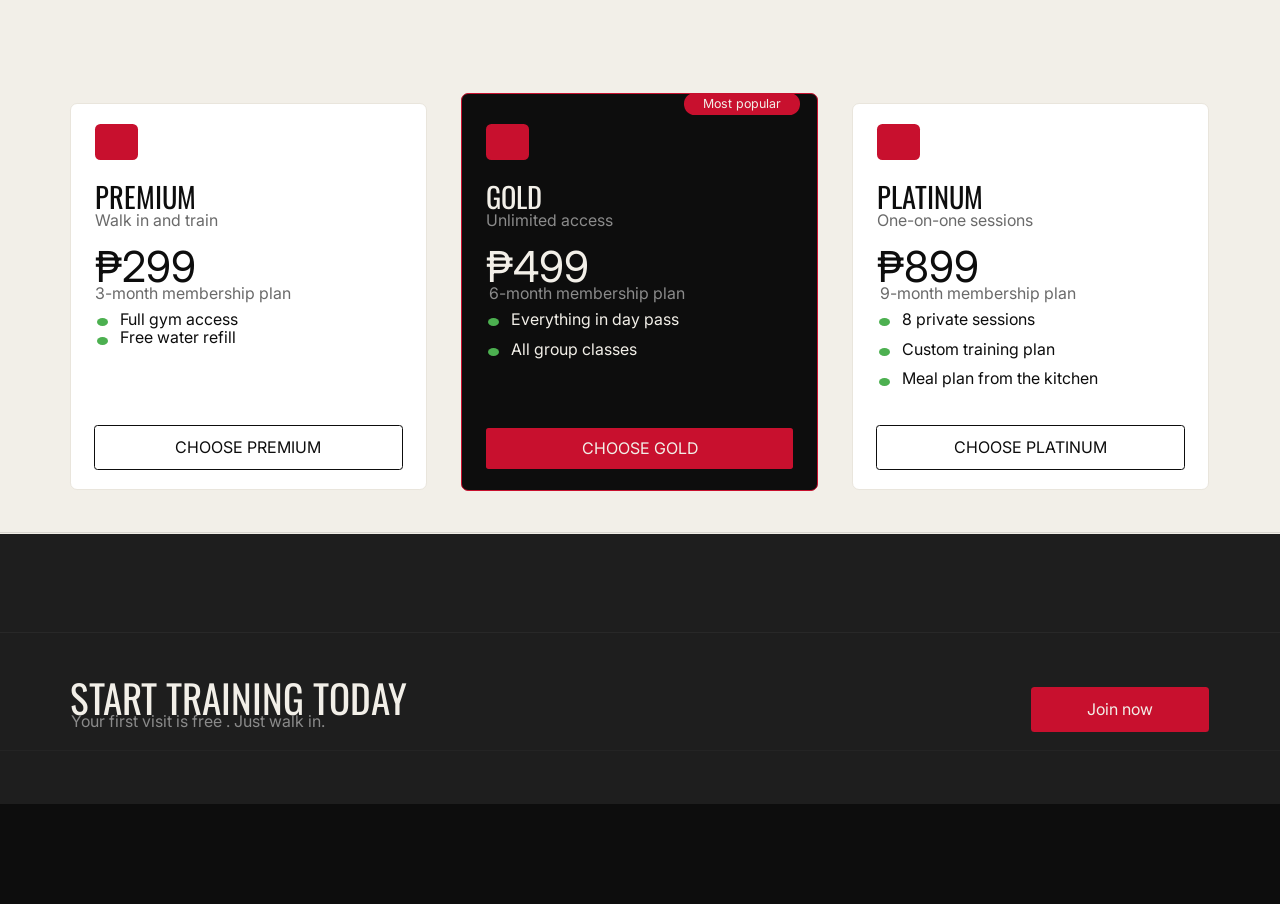
<file: plans.html>
<!DOCTYPE html>
<html lang="en">
<head>
<meta charset="UTF-8">
<meta name="viewport" content="width=device-width, initial-scale=1">
<title>Plans | Donny’s Workout and Healthiness</title>
<link rel="preconnect" href="https://fonts.googleapis.com">
<link rel="preconnect" href="https://fonts.gstatic.com" crossorigin>
<link href="https://fonts.googleapis.com/css2?family=Inter:wght@300;400;500;600;700;800&family=Montserrat:wght@500;600;700;800&family=Oswald:wght@300;400;500;700&family=Outfit:wght@300;400;500;600;700&display=swap" rel="stylesheet">
<link rel="stylesheet" href="css/style.css">
</head>
<body>
<section class="band " style="background:#F2EFE8;height:601px;"><div class="stage" style="width:1440px;height:601px">
<div class="a "  style="left:79px;top:116px;width:401px;height:435px;background:#fff;border:1px solid #E9E5DC;border-radius:8px;box-sizing:border-box"></div>
<div class="a "  style="left:107px;top:140px;width:48px;height:40px;background:#C8102E;border-radius:6px"></div>
<div class="a " style="left:107px;top:201.5px;font:400 32px/40px 'Oswald','Arial Narrow',sans-serif;color:#0D0D0D;white-space:nowrap;text-transform:uppercase;">PREMIUM</div>
<div class="a " style="left:107px;top:237.5px;font:400 18px/22px 'Inter',system-ui,sans-serif;color:#6A6A6A;white-space:nowrap;">Walk in and train</div>
<div class="a " style="left:107px;top:270.4px;font:400 48px/60px 'Inter',system-ui,sans-serif;color:#0D0D0D;white-space:nowrap;">₱299</div>
<div class="a " style="left:107px;top:319.5px;font:400 18px/22px 'Inter',system-ui,sans-serif;color:#6A6A6A;white-space:nowrap;">3-month membership plan</div>
<div class="a "  style="left:109px;top:358px;width:12px;height:9px;background:#4CB050;border-radius:50%"></div>
<div class="a " style="left:135px;top:348.5px;font:400 18px/22px 'Inter',system-ui,sans-serif;color:#0D0D0D;white-space:nowrap;">Full gym access</div>
<div class="a "  style="left:109px;top:379px;width:12px;height:9px;background:#4CB050;border-radius:50%"></div>
<div class="a " style="left:135px;top:369.5px;font:400 18px/22px 'Inter',system-ui,sans-serif;color:#0D0D0D;white-space:nowrap;">Free water refill</div>
<a class="a " href="about.html" style="left:106px;top:478px;width:347px;height:51px;border:1.5px solid #0D0D0D;border-radius:4px;box-sizing:border-box;color:#0D0D0D;font:400 18px/48px 'Inter',system-ui,sans-serif;text-align:center">CHOOSE PREMIUM</a>
<div class="a "  style="left:519px;top:105px;width:401px;height:447px;background:#0D0D0D;border:1px solid #C8102E;border-radius:8px;box-sizing:border-box"></div>
<div class="a "  style="left:547px;top:140px;width:48px;height:40px;background:#C8102E;border-radius:6px"></div>
<div class="a " style="left:547px;top:201.5px;font:400 32px/40px 'Oswald','Arial Narrow',sans-serif;color:#F2EFE8;white-space:nowrap;text-transform:uppercase;">GOLD</div>
<div class="a " style="left:547px;top:237.5px;font:400 18px/22px 'Inter',system-ui,sans-serif;color:#8B8B8B;white-space:nowrap;">Unlimited access</div>
<div class="a " style="left:547px;top:270.4px;font:400 48px/60px 'Inter',system-ui,sans-serif;color:#F2EFE8;white-space:nowrap;">₱499</div>
<div class="a " style="left:550px;top:319.5px;font:400 18px/22px 'Inter',system-ui,sans-serif;color:#8B8B8B;white-space:nowrap;">6-month membership plan</div>
<div class="a "  style="left:549px;top:358.0px;width:12px;height:9px;background:#4CB050;border-radius:50%"></div>
<div class="a " style="left:575px;top:348.5px;font:400 18px/22px 'Inter',system-ui,sans-serif;color:#F2EFE8;white-space:nowrap;">Everything in day pass</div>
<div class="a "  style="left:549px;top:391.5px;width:12px;height:9px;background:#4CB050;border-radius:50%"></div>
<div class="a " style="left:575px;top:382.0px;font:400 18px/22px 'Inter',system-ui,sans-serif;color:#F2EFE8;white-space:nowrap;">All group classes</div>
<a class="a " href="about.html" style="left:547px;top:481px;width:345px;height:47px;background:#C8102E;border-radius:3px;color:#F2EFE8;font:400 18px/47px 'Inter',system-ui,sans-serif;text-align:center">CHOOSE GOLD</a>
<div class="a "  style="left:959px;top:116px;width:401px;height:435px;background:#fff;border:1px solid #E9E5DC;border-radius:8px;box-sizing:border-box"></div>
<div class="a "  style="left:987px;top:140px;width:48px;height:40px;background:#C8102E;border-radius:6px"></div>
<div class="a " style="left:987px;top:201.5px;font:400 32px/40px 'Oswald','Arial Narrow',sans-serif;color:#0D0D0D;white-space:nowrap;text-transform:uppercase;">PLATINUM</div>
<div class="a " style="left:987px;top:237.5px;font:400 18px/22px 'Inter',system-ui,sans-serif;color:#6A6A6A;white-space:nowrap;">One-on-one sessions</div>
<div class="a " style="left:987px;top:270.4px;font:400 48px/60px 'Inter',system-ui,sans-serif;color:#0D0D0D;white-space:nowrap;">₱899</div>
<div class="a " style="left:990px;top:319.5px;font:400 18px/22px 'Inter',system-ui,sans-serif;color:#6A6A6A;white-space:nowrap;">9-month membership plan</div>
<div class="a "  style="left:989px;top:358.0px;width:12px;height:9px;background:#4CB050;border-radius:50%"></div>
<div class="a " style="left:1015px;top:348.5px;font:400 18px/22px 'Inter',system-ui,sans-serif;color:#0D0D0D;white-space:nowrap;">8 private sessions</div>
<div class="a "  style="left:989px;top:391.5px;width:12px;height:9px;background:#4CB050;border-radius:50%"></div>
<div class="a " style="left:1015px;top:382.0px;font:400 18px/22px 'Inter',system-ui,sans-serif;color:#0D0D0D;white-space:nowrap;">Custom training plan</div>
<div class="a "  style="left:989px;top:425.0px;width:12px;height:9px;background:#4CB050;border-radius:50%"></div>
<div class="a " style="left:1015px;top:415.5px;font:400 18px/22px 'Inter',system-ui,sans-serif;color:#0D0D0D;white-space:nowrap;">Meal plan from the kitchen</div>
<a class="a " href="about.html" style="left:986px;top:478px;width:347px;height:51px;border:1.5px solid #0D0D0D;border-radius:4px;box-sizing:border-box;color:#0D0D0D;font:400 18px/48px 'Inter',system-ui,sans-serif;text-align:center">CHOOSE PLATINUM</a>
<div class="a "  style="left:770px;top:105px;width:130px;height:24px;background:#C8102E;border-radius:12px;color:#F2EFE8;font:400 14px/24px 'Inter',system-ui,sans-serif;text-align:center">Most popular</div>
<div class="a "  style="left:0px;top:599px;width:1440px;height:1px;background:#D8D5CE"></div>
</div></section><section class="band " style="background:#1E1E1E;height:303px;"><div class="stage" style="width:1440px;height:303px">
<div class="a " style="left:79px;top:156.3px;font:400 44px/55px 'Oswald','Arial Narrow',sans-serif;color:#F2EFE8;white-space:nowrap;text-transform:uppercase;">START TRAINING TODAY</div>
<div class="a " style="left:80px;top:200.5px;font:400 18px/22px 'Inter',system-ui,sans-serif;color:#8A8A8A;white-space:nowrap;">Your first visit is free . Just walk in.</div>
<a class="a " href="about.html" style="left:1160px;top:172px;width:200px;height:51px;background:#C8102E;border-radius:4px;color:#F2EFE8;font:400 18px/51px 'Inter',system-ui,sans-serif;text-align:center">Join now</a>
<div class="a "  style="left:0px;top:110px;width:1440px;height:1px;background:#282828"></div>
<div class="a "  style="left:0px;top:243px;width:1440px;height:1px;background:#242424"></div>
</div></section>
<script>
/* scale the page so the design always fits the screen width */
(function(){function fit(){document.body.style.zoom=document.documentElement.clientWidth/1440;}fit();window.addEventListener('resize',fit);})();
</script>
</body>
</html>
</file>
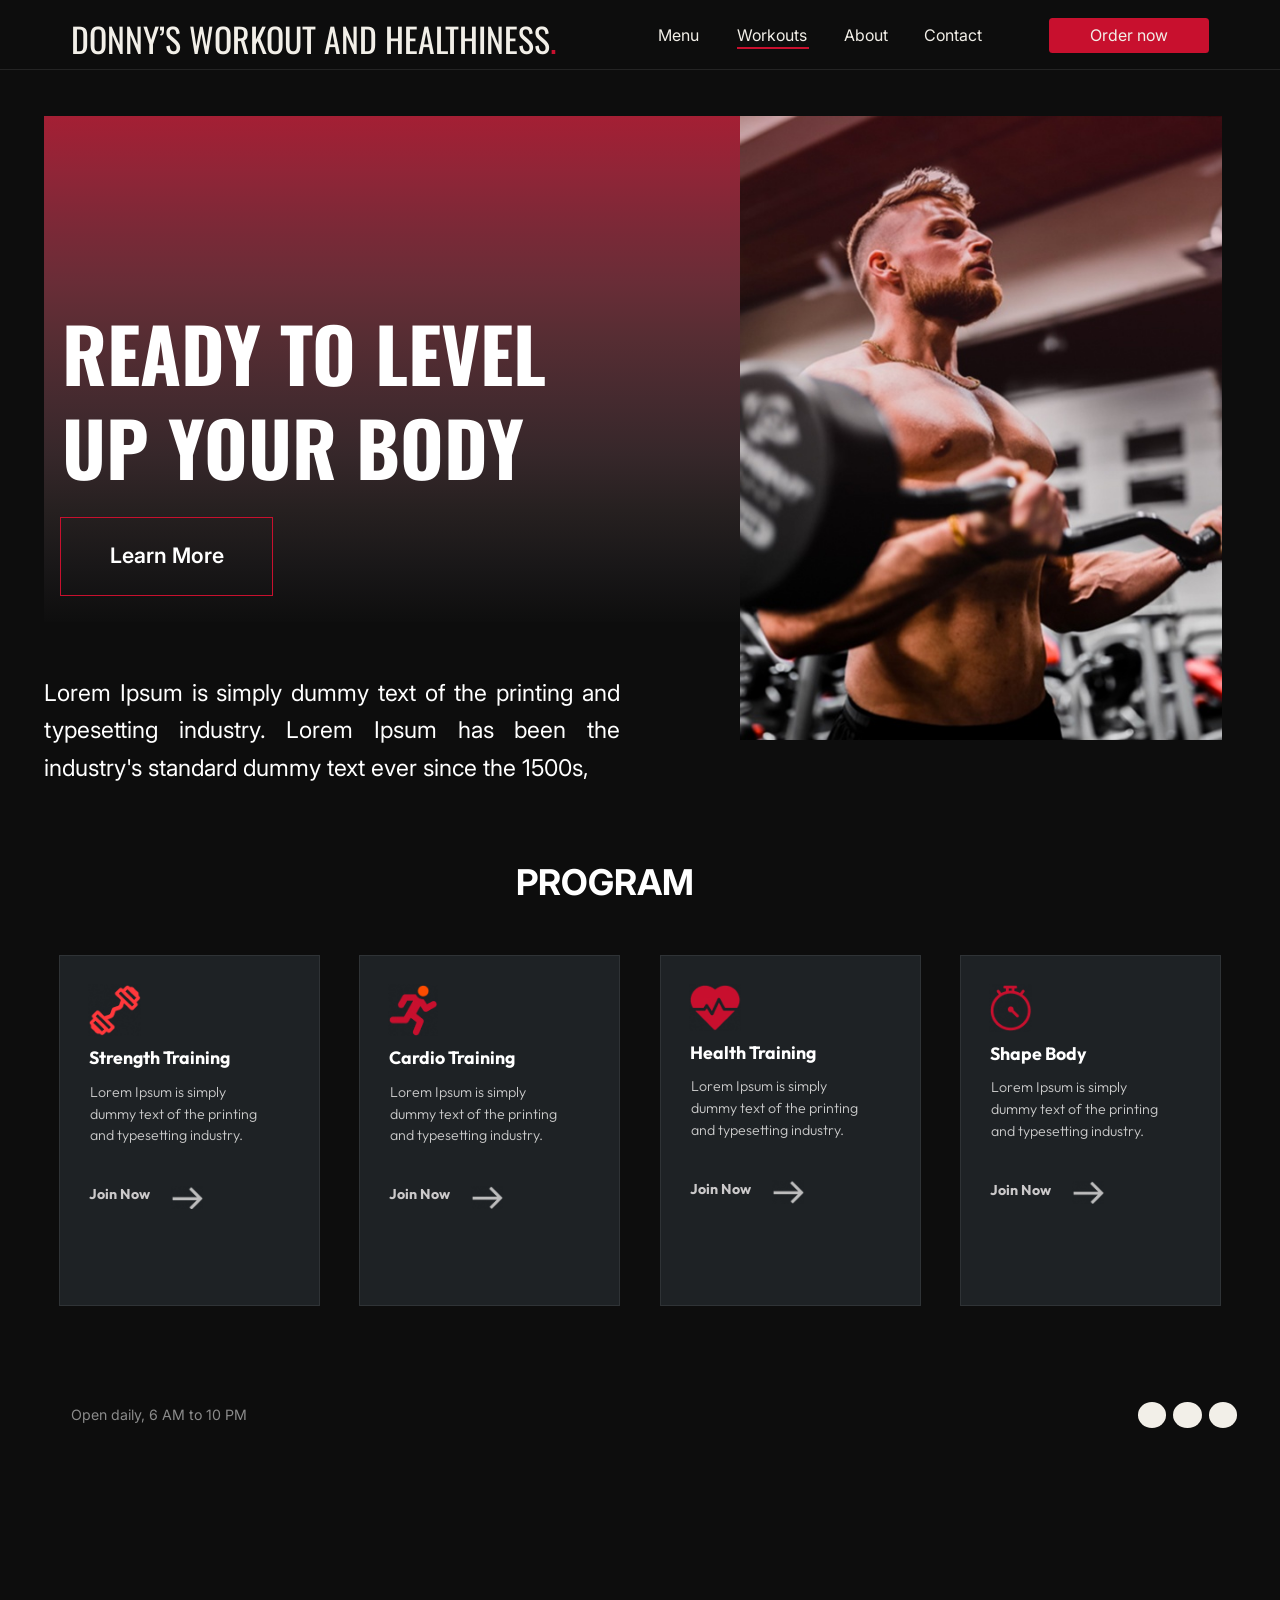
<file: workout.html>
<!DOCTYPE html>
<html lang="en">
<head>
<meta charset="UTF-8">
<meta name="viewport" content="width=device-width, initial-scale=1">
<title>Workouts | Donny’s Workout and Healthiness</title>
<link rel="preconnect" href="https://fonts.googleapis.com">
<link rel="preconnect" href="https://fonts.gstatic.com" crossorigin>
<link href="https://fonts.googleapis.com/css2?family=Inter:wght@300;400;500;600;700;800&family=Montserrat:wght@500;600;700;800&family=Oswald:wght@300;400;500;700&family=Outfit:wght@300;400;500;600;700&display=swap" rel="stylesheet">
<link rel="stylesheet" href="css/style.css">

<!-- Inline membership styles (same as index.html to keep look consistent) -->
<style>
.membership-section{display:none;background:#0B0B0B;color:#fff;padding:40px 0}
.membership-wrap{max-width:1200px;margin:0 auto;padding:0 20px}
.membership-header{display:flex;align-items:center;justify-content:space-between;margin-bottom:18px}
.membership-title{font-family:Oswald, sans-serif;letter-spacing:1px;font-weight:700}
.plans{display:flex;gap:18px;flex-wrap:wrap}
.plan{background:linear-gradient(180deg,#151616,#1a1b1c);padding:22px;border-radius:12px;width:300px;border:1px solid rgba(255,255,255,0.04)}
.plan.popular{background:linear-gradient(180deg,#E23B3B,#FF6B4A);color:#fff;transform:translateY(-6px)}
.plan h4{font-family:Montserrat,sans-serif;margin:0 0 8px 0;font-size:13px}
.plan .price{font-family:Montserrat,sans-serif;font-weight:800;font-size:28px;margin:6px 0}
.plan p{color:rgba(255,255,255,0.9);margin:0 0 12px 0;font-size:13px}
.plan ul{list-style:none;padding:0;margin:10px 0 0 0}
.plan li{margin:8px 0;font-size:13px}
.join-btn{display:inline-block;padding:10px 16px;border-radius:6px;border:2px solid rgba(255,255,255,0.12);background:transparent;color:inherit;font-weight:700;cursor:pointer}
.join-btn.popular{background:rgba(255,255,255,0.12)}
.membership-access{margin-top:20px;background:#141414;padding:16px;border-radius:8px;border:1px solid rgba(255,255,255,0.03)}
.membership-access table{width:100%;border-collapse:collapse;color:#cfcfcf}
.membership-access th,.membership-access td{padding:10px 12px;border-bottom:1px solid rgba(255,255,255,0.03);text-align:left}
.back-row{display:flex;gap:10px;margin-top:18px;align-items:center}
.btn-back{padding:10px 14px;border-radius:6px;border:2px solid rgba(255,255,255,0.08);background:transparent;color:#fff;cursor:pointer}
.btn-checkout{padding:10px 14px;border-radius:6px;background:#C8102E;color:#fff;border:none;cursor:pointer}
@media (max-width:900px){.plans{flex-direction:column}.plan{width:100%}}
</style>
</head>
<body>
<section class="band " style="background:#0D0D0D;height:1634px;">
  <div class="stage" style="width:1440px;height:1634px">
    <a class="a" href="index.html" style="left:80px;top:18.6px;font:400 38px/50px 'Oswald','Arial Narrow',sans-serif;color:#F2EFE8;white-space:nowrap;text-transform:uppercase">Donny’s Workout and Healthiness<span style="color:#C8102E">.</span></a>
    <a class="a" href="menu.html" style="left:740px;top:28.5px;font:400 18px/24px 'Inter',system-ui,sans-serif;color:#F2EFE8;white-space:nowrap">Menu</a>
    <a class="a" href="workouts.html" style="left:829px;top:28.5px;font:400 18px/24px 'Inter',system-ui,sans-serif;color:#F2EFE8;white-space:nowrap">Workouts</a>
    <div class="a "  style="left:829px;top:53px;width:81px;height:2px;background:#C8102E"></div>
    <a class="a" href="about.html" style="left:949px;top:28.5px;font:400 18px/24px 'Inter',system-ui,sans-serif;color:#F2EFE8;white-space:nowrap">About</a>
    <a class="a" href="about.html" style="left:1040px;top:28.5px;font:400 18px/24px 'Inter',system-ui,sans-serif;color:#F2EFE8;white-space:nowrap">Contact</a>
    <!-- Order now opens membership -->
    <a class="a btn" href="#" onclick="event.preventDefault(); showMembership('workouts');" style="left:1180px;top:20px;width:180px;height:40px;line-height:40px;background:#C8102E;color:#F2EFE8;font:400 18px/40px 'Inter',system-ui,sans-serif;border-radius:4px;text-align:center">Order now</a>
    <div class="a "  style="left:0px;top:78px;width:1440px;height:1px;background:#242424"></div>
    <div class="a "  style="left:50px;top:130px;width:782px;height:570px;background:linear-gradient(180deg,#A41F34 0%,#902537 11%,#7B2937 22%,#692D37 33%,#562D33 44%,#452A2F 56%,#36272A 67%,#262020 78%,#191718 89%,#0E0E0E 100%)"></div>
    <img class="a" src="images/gym-hero.jpg" alt="Man doing a barbell curl" style="left:832px;top:130px;width:543px;height:703px;">
    <div class="a " style="left:70px;top:344.1px;font:700 84px/106px 'Oswald','Arial Narrow',sans-serif;color:#fff;white-space:nowrap;text-transform:uppercase;">READY TO LEVEL<br>UP YOUR BODY</div>
    <!-- Learn More opens membership -->
    <a class="a " href="#" onclick="event.preventDefault(); showMembership('workouts');" style="left:68px;top:582px;width:239px;height:89px;border:2px solid #C8102E;box-sizing:border-box;color:#fff;font:600 24px/85px 'Inter',system-ui,sans-serif;text-align:center">Learn More</a>
    <div class="a " style="left:50px;top:759.4px;font:400 26px/42px 'Inter',system-ui,sans-serif;color:#fff;width:647px;text-align:justify;">Lorem Ipsum is simply dummy text of the printing and typesetting industry. Lorem Ipsum has been the industry's standard dummy text ever since the 1500s,</div>
    <div class="a " style="left:581px;top:968.5px;font:700 40px/50px 'Inter',system-ui,sans-serif;color:#fff;white-space:nowrap;">PROGRAM</div>

    <!-- Program cards: changed Join Now text to buttons to trigger the membership section -->
    <div class="a "  style="left:66px;top:1074px;width:294px;height:395px;background:#1E2225;border:1px solid #2F3336;box-sizing:border-box"></div>
    <img class="a" src="images/program-1.png" alt="" style="left:99px;top:1107px;width:60px;height:59px;">
    <div class="a " style="left:100px;top:1178.1px;font:700 20px/25px 'Outfit','Inter',sans-serif;color:#fff;white-space:nowrap;">Strength Training</div>
    <div class="a " style="left:101px;top:1217.0px;font:300 16px/24.5px 'Outfit','Inter',sans-serif;color:#CACACA;white-space:nowrap;">Lorem Ipsum is simply<br>dummy text of the printing<br>and typesetting industry.</div>
    <button class="a" onclick="showMembership('workouts')" style="left:100px;top:1334.3px;font:700 16px/20px 'Outfit','Inter',sans-serif;color:#CBC9CA;background:transparent;border:none;cursor:pointer;position:absolute">Join Now</button>
    <img class="a" src="images/arrow-1.png" alt="" style="left:192px;top:1334px;width:36px;height:26px;position:absolute;left:192px;top:1334px;">

    <div class="a "  style="left:404px;top:1074px;width:294px;height:395px;background:#1E2225;border:1px solid #2F3336;box-sizing:border-box"></div>
    <img class="a" src="images/program-2.png" alt="" style="left:437px;top:1107px;width:56px;height:58px;">
    <div class="a " style="left:438px;top:1178.1px;font:700 20px/25px 'Outfit','Inter',sans-serif;color:#fff;white-space:nowrap;">Cardio Training</div>
    <div class="a " style="left:439px;top:1217.0px;font:300 16px/24.5px 'Outfit','Inter',sans-serif;color:#CACACA;white-space:nowrap;">Lorem Ipsum is simply<br>dummy text of the printing<br>and typesetting industry.</div>
    <button class="a" onclick="showMembership('workouts')" style="left:438px;top:1334.3px;font:700 16px/20px 'Outfit','Inter',sans-serif;color:#CBC9CA;background:transparent;border:none;cursor:pointer;position:absolute">Join Now</button>
    <img class="a" src="images/arrow-2.png" alt="" style="left:530px;top:1334px;width:36px;height:26px;position:absolute">

    <div class="a "  style="left:742px;top:1074px;width:294px;height:395px;background:#1E2225;border:1px solid #2F3336;box-sizing:border-box"></div>
    <img class="a" src="images/program-3.png" alt="" style="left:775px;top:1107px;width:59px;height:53px;">
    <div class="a " style="left:776px;top:1172.1px;font:700 20px/25px 'Outfit','Inter',sans-serif;color:#fff;white-space:nowrap;">Health Training</div>
    <div class="a " style="left:777px;top:1211.0px;font:300 16px/24.5px 'Outfit','Inter',sans-serif;color:#CACACA;white-space:nowrap;">Lorem Ipsum is simply<br>dummy text of the printing<br>and typesetting industry.</div>
    <button class="a" onclick="showMembership('workouts')" style="left:776px;top:1328.3px;font:700 16px/20px 'Outfit','Inter',sans-serif;color:#CBC9CA;background:transparent;border:none;cursor:pointer;position:absolute">Join Now</button>
    <img class="a" src="images/arrow-3.png" alt="" style="left:868px;top:1328px;width:36px;height:27px;position:absolute">

    <div class="a "  style="left:1080px;top:1074px;width:294px;height:395px;background:#1E2225;border:1px solid #2F3336;box-sizing:border-box"></div>
    <img class="a" src="images/program-4.png" alt="" style="left:1113px;top:1107px;width:48px;height:54px;">
    <div class="a " style="left:1114px;top:1173.1px;font:700 20px/25px 'Outfit','Inter',sans-serif;color:#fff;white-space:nowrap;">Shape Body</div>
    <div class="a " style="left:1115px;top:1212.0px;font:300 16px/24.5px 'Outfit','Inter',sans-serif;color:#CACACA;white-space:nowrap;">Lorem Ipsum is simply<br>dummy text of the printing<br>and typesetting industry.</div>
    <button class="a" onclick="showMembership('workouts')" style="left:1114px;top:1329.3px;font:700 16px/20px 'Outfit','Inter',sans-serif;color:#CBC9CA;background:transparent;border:none;cursor:pointer;position:absolute">Join Now</button>
    <img class="a" src="images/arrow-4.png" alt="" style="left:1206px;top:1329px;width:36px;height:26px;position:absolute">

    <div class="a " style="left:80px;top:1581.8px;font:400 16px/20px 'Inter',system-ui,sans-serif;color:#8B8B8B;white-space:nowrap;">Open daily, 6 AM to 10 PM</div>
    <div class="a "  style="left:1280px;top:1577px;width:32px;height:29px;background:#F2EFE8;border-radius:50%"></div>
    <div class="a "  style="left:1320px;top:1577px;width:32px;height:29px;background:#F2EFE8;border-radius:50%"></div>
    <div class="a "  style="left:1360px;top:1577px;width:32px;height:29px;background:#F2EFE8;border-radius:50%"></div>
  </div>
</section>

<!-- MEMBERSHIP / WIREFRAMED_WORKOUT SECTION (hidden by default) -->
<section id="membership" class="membership-section" aria-hidden="true">
  <div class="membership-wrap">
    <div class="membership-header">
      <div class="membership-title">DONNY'S WORKOUT AND HEALTHINESS<span style="color:#C8102E">.</span></div>
      <div>
        <button class="btn-back" onclick="hideMembership('workouts')">← Back</button>
        <button class="btn-checkout" onclick="alert('Checkout placeholder')">Checkout</button>
      </div>
    </div>

    <h2 style="font-family:Oswald, sans-serif;margin:8px 0 18px 0">CHOOSE YOUR MEMBERSHIP PLAN</h2>

    <div class="plans" role="list">
      <div class="plan" role="listitem">
        <h4>PREMIUM MEMBERSHIP</h4>
        <div class="price">₱299 <span style="font-size:12px;color:#D6D6D6">for 3 Months</span></div>
        <p style="color:#d6d6d6">Lorem Ipsum is simply dummy text of the printing and typesetting industry.</p>
        <ul>
          <li>✓ All Service With Us</li>
          <li>✓ All Service With Us</li>
          <li>✓ All Service With Us</li>
        </ul>
        <button class="join-btn" onclick="alert('Selected Premium — checkout placeholder')">Join Now</button>
      </div>

      <div class="plan popular" role="listitem">
        <h4>PLATINUM MEMBERSHIP</h4>
        <div class="price">₱899 <span style="font-size:12px;color:rgba(255,255,255,0.95)">for 9 Months</span></div>
        <p>Premium support, priority booking and access.</p>
        <ul>
          <li>✓ All Service With Us</li>
          <li>✓ All Service With Us</li>
          <li>✓ All Service With Us</li>
        </ul>
        <button class="join-btn popular" onclick="alert('Selected Platinum — checkout placeholder')">Join Now</button>
      </div>

      <div class="plan" role="listitem">
        <h4>GOLD MEMBERSHIP</h4>
        <div class="price">₱499 <span style="font-size:12px;color:#D6D6D6">for 6 Months</span></div>
        <p style="color:#d6d6d6">Lorem Ipsum is simply dummy text of the printing and typesetting industry.</p>
        <ul>
          <li>✓ All Service With Us</li>
          <li>✓ All Service With Us</li>
          <li>✓ All Service With Us</li>
        </ul>
        <button class="join-btn" onclick="alert('Selected Gold — checkout placeholder')">Join Now</button>
      </div>
    </div>

    <div class="membership-access">
      <h3 style="margin:0 0 8px 0;font-family:Montserrat, sans-serif">GET YOUR GYM ACCESS NOW</h3>
      <p style="color:#cfcfcf;margin:0 0 12px 0">Pay-per-visit and short-term rates</p>
      <table aria-label="Access pricing">
        <thead>
          <tr><th>Access</th><th>Students</th><th>Member</th><th>Non-member</th></tr>
        </thead>
        <tbody>
          <tr><td>Monthly</td><td>₱700</td><td>₱800</td><td>₱1,000</td></tr>
          <tr><td>Weekly</td><td>₱300</td><td>₱300</td><td>₱350</td></tr>
          <tr><td>Daily</td><td>₱100</td><td>₱100</td><td>₱100</td></tr>
        </tbody>
      </table>
      <div style="color:#bfbfbf;margin-top:10px">Note: Gym access fees are separate from the membership plans above and are not included in the Premium, Gold, or Platinum prices. Member and student rates require a valid ID.</div>
    </div>

    <div class="back-row">
      <button class="btn-back" onclick="hideMembership('workouts')">← Back to workouts</button>
      <button class="btn-checkout" onclick="alert('Checkout placeholder')">Go to Checkout</button>
    </div>
  </div>
</section>

<script>
/* scale the page so the design always fits the screen width */
(function(){function fit(){document.body.style.zoom=document.documentElement.clientWidth/1440;}fit();window.addEventListener('resize',fit);})();

/* show/hide membership — parameter tells which page invoked it (for future routing) */
function showMembership(origin){
  document.getElementById('membership').style.display = 'block';
  document.getElementById('membership').setAttribute('aria-hidden','false');
  window.scrollTo({top:0,behavior:'smooth'});
}
function hideMembership(origin){
  document.getElementById('membership').style.display = 'none';
  document.getElementById('membership').setAttribute('aria-hidden','true');
  window.scrollTo({top:0,behavior:'smooth'});
}
</script>
</body>
</html>
</file>
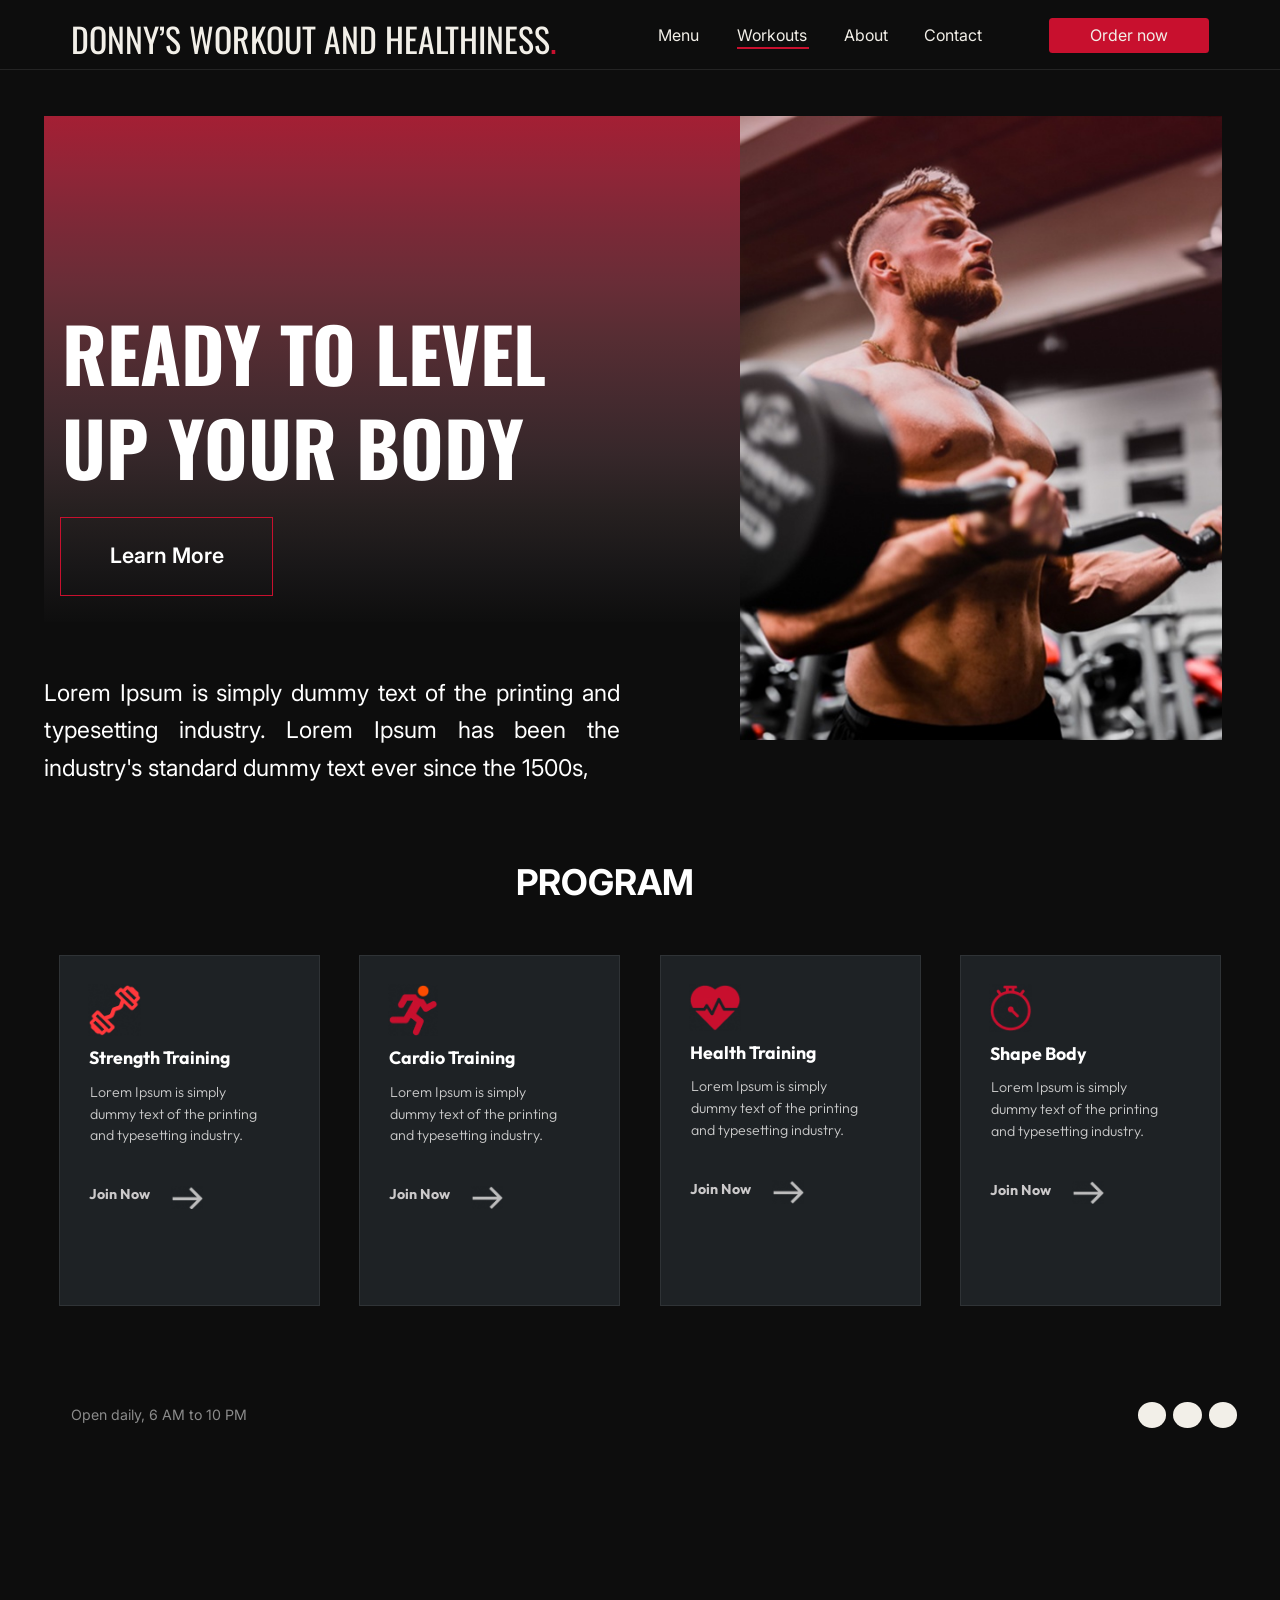
<file: workouts.html>
<!DOCTYPE html>
<html lang="en">
<head>
<meta charset="UTF-8">
<meta name="viewport" content="width=device-width, initial-scale=1">
<title>Workouts | Donny’s Workout and Healthiness</title>
<link rel="preconnect" href="https://fonts.googleapis.com">
<link rel="preconnect" href="https://fonts.gstatic.com" crossorigin>
<link href="https://fonts.googleapis.com/css2?family=Inter:wght@300;400;500;600;700;800&family=Montserrat:wght@500;600;700;800&family=Oswald:wght@300;400;500;700&family=Outfit:wght@300;400;500;600;700&display=swap" rel="stylesheet">
<link rel="stylesheet" href="css/style.css">
</head>
<body>
<section class="band " style="background:#0D0D0D;height:1634px;"><div class="stage" style="width:1440px;height:1634px">
<a class="a" href="index.html" style="left:80px;top:18.6px;font:400 38px/50px 'Oswald','Arial Narrow',sans-serif;color:#F2EFE8;white-space:nowrap;text-transform:uppercase">Donny’s Workout and Healthiness<span style="color:#C8102E">.</span></a>
<a class="a" href="menu.html" style="left:740px;top:28.5px;font:400 18px/24px 'Inter',system-ui,sans-serif;color:#F2EFE8;white-space:nowrap">Menu</a>
<a class="a" href="workouts.html" style="left:829px;top:28.5px;font:400 18px/24px 'Inter',system-ui,sans-serif;color:#F2EFE8;white-space:nowrap">Workouts</a>
<div class="a "  style="left:829px;top:53px;width:81px;height:2px;background:#C8102E"></div>
<a class="a" href="about.html" style="left:949px;top:28.5px;font:400 18px/24px 'Inter',system-ui,sans-serif;color:#F2EFE8;white-space:nowrap">About</a>
<a class="a" href="about.html" style="left:1040px;top:28.5px;font:400 18px/24px 'Inter',system-ui,sans-serif;color:#F2EFE8;white-space:nowrap">Contact</a>
<!-- Order now navigates to the membership application -->
<a class="a btn" href="Membership Application.html" style="left:1180px;top:20px;width:180px;height:40px;line-height:40px;background:#C8102E;color:#F2EFE8;font:400 18px/40px 'Inter',system-ui,sans-serif;border-radius:4px;text-align:center">Order now</a>
<div class="a "  style="left:0px;top:78px;width:1440px;height:1px;background:#242424"></div>
<div class="a "  style="left:50px;top:130px;width:782px;height:570px;background:linear-gradient(180deg,#A41F34 0%,#902537 11%,#7B2937 22%,#692D37 33%,#562D33 44%,#452A2F 56%,#36272A 67%,#262020 78%,#191718 89%,#0E0E0E 100%)"></div>
<img class="a" src="images/gym-hero.jpg" alt="Man doing a barbell curl" style="left:832px;top:130px;width:543px;height:703px;">
<div class="a " style="left:70px;top:344.1px;font:700 84px/106px 'Oswald','Arial Narrow',sans-serif;color:#fff;white-space:nowrap;text-transform:uppercase;">READY TO LEVEL<br>UP YOUR BODY</div>
<!-- Learn More navigates to the membership application -->
<a class="a " href="Membership Application.html" style="left:68px;top:582px;width:239px;height:89px;border:2px solid #C8102E;box-sizing:border-box;color:#fff;font:600 24px/85px 'Inter',system-ui,sans-serif;text-align:center">Learn More</a>
<div class="a " style="left:50px;top:759.4px;font:400 26px/42px 'Inter',system-ui,sans-serif;color:#fff;width:647px;text-align:justify;">Lorem Ipsum is simply dummy text of the printing and typesetting industry. Lorem Ipsum has been the industry's standard dummy text ever since the 1500s,</div>
<div class="a " style="left:581px;top:968.5px;font:700 40px/50px 'Inter',system-ui,sans-serif;color:#fff;white-space:nowrap;">PROGRAM</div>
<div class="a "  style="left:66px;top:1074px;width:294px;height:395px;background:#1E2225;border:1px solid #2F3336;box-sizing:border-box"></div>
<img class="a" src="images/program-1.png" alt="" style="left:99px;top:1107px;width:60px;height:59px;">
<div class="a " style="left:100px;top:1178.1px;font:700 20px/25px 'Outfit','Inter',sans-serif;color:#fff;white-space:nowrap;">Strength Training</div>
<div class="a " style="left:101px;top:1217.0px;font:300 16px/24.5px 'Outfit','Inter',sans-serif;color:#CACACA;white-space:nowrap;">Lorem Ipsum is simply<br>dummy text of the printing<br>and typesetting industry.</div>
<!-- Join Now navigates to the membership application -->
<a class="a" href="Membership Application.html" style="left:100px;top:1334.3px;font:700 16px/20px 'Outfit','Inter',sans-serif;color:#CBC9CA;background:transparent;border:none;cursor:pointer;position:absolute;text-decoration:none">Join Now</a>
<img class="a" src="images/arrow-1.png" alt="" style="left:192px;top:1334px;width:36px;height:26px;position:absolute;left:192px;top:1334px;">

<div class="a "  style="left:404px;top:1074px;width:294px;height:395px;background:#1E2225;border:1px solid #2F3336;box-sizing:border-box"></div>
<img class="a" src="images/program-2.png" alt="" style="left:437px;top:1107px;width:56px;height:58px;">
<div class="a " style="left:438px;top:1178.1px;font:700 20px/25px 'Outfit','Inter',sans-serif;color:#fff;white-space:nowrap;">Cardio Training</div>
<div class="a " style="left:439px;top:1217.0px;font:300 16px/24.5px 'Outfit','Inter',sans-serif;color:#CACACA;white-space:nowrap;">Lorem Ipsum is simply<br>dummy text of the printing<br>and typesetting industry.</div>
<a class="a" href="Membership Application.html" style="left:438px;top:1334.3px;font:700 16px/20px 'Outfit','Inter',sans-serif;color:#CBC9CA;background:transparent;border:none;cursor:pointer;position:absolute;text-decoration:none">Join Now</a>
<img class="a" src="images/arrow-2.png" alt="" style="left:530px;top:1334px;width:36px;height:26px;position:absolute">

<div class="a "  style="left:742px;top:1074px;width:294px;height:395px;background:#1E2225;border:1px solid #2F3336;box-sizing:border-box"></div>
<img class="a" src="images/program-3.png" alt="" style="left:775px;top:1107px;width:59px;height:53px;">
<div class="a " style="left:776px;top:1172.1px;font:700 20px/25px 'Outfit','Inter',sans-serif;color:#fff;white-space:nowrap;">Health Training</div>
<div class="a " style="left:777px;top:1211.0px;font:300 16px/24.5px 'Outfit','Inter',sans-serif;color:#CACACA;white-space:nowrap;">Lorem Ipsum is simply<br>dummy text of the printing<br>and typesetting industry.</div>
<a class="a" href="Membership Application.html" style="left:776px;top:1328.3px;font:700 16px/20px 'Outfit','Inter',sans-serif;color:#CBC9CA;background:transparent;border:none;cursor:pointer;position:absolute;text-decoration:none">Join Now</a>
<img class="a" src="images/arrow-3.png" alt="" style="left:868px;top:1328px;width:36px;height:27px;position:absolute">

<div class="a "  style="left:1080px;top:1074px;width:294px;height:395px;background:#1E2225;border:1px solid #2F3336;box-sizing:border-box"></div>
<img class="a" src="images/program-4.png" alt="" style="left:1113px;top:1107px;width:48px;height:54px;">
<div class="a " style="left:1114px;top:1173.1px;font:700 20px/25px 'Outfit','Inter',sans-serif;color:#fff;white-space:nowrap;">Shape Body</div>
<div class="a " style="left:1115px;top:1212.0px;font:300 16px/24.5px 'Outfit','Inter',sans-serif;color:#CACACA;white-space:nowrap;">Lorem Ipsum is simply<br>dummy text of the printing<br>and typesetting industry.</div>
<a class="a" href="Membership Application.html" style="left:1114px;top:1329.3px;font:700 16px/20px 'Outfit','Inter',sans-serif;color:#CBC9CA;background:transparent;border:none;cursor:pointer;position:absolute;text-decoration:none">Join Now</a>
<img class="a" src="images/arrow-4.png" alt="" style="left:1206px;top:1329px;width:36px;height:26px;position:absolute">

<div class="a " style="left:80px;top:1581.8px;font:400 16px/20px 'Inter',system-ui,sans-serif;color:#8B8B8B;white-space:nowrap;">Open daily, 6 AM to 10 PM</div>
<div class="a "  style="left:1280px;top:1577px;width:32px;height:29px;background:#F2EFE8;border-radius:50%"></div>
<div class="a "  style="left:1320px;top:1577px;width:32px;height:29px;background:#F2EFE8;border-radius:50%"></div>
<div class="a "  style="left:1360px;top:1577px;width:32px;height:29px;background:#F2EFE8;border-radius:50%"></div>
</div></section>
<script>
/* scale the page so the design always fits the screen width */
(function(){function fit(){document.body.style.zoom=document.documentElement.clientWidth/1440;}fit();window.addEventListener('resize',fit);})();
</script>
</body>
</html>
</file>
<file: css/style.css>
*{box-sizing:border-box}
html,body{margin:0;padding:0}
body{background:#0D0D0D;color:#F2EFE8;font-family:'Inter',system-ui,sans-serif;-webkit-font-smoothing:antialiased}
.band{width:100%;overflow:hidden}
.stage{position:relative;margin:0 auto}
.a{position:absolute;margin:0;padding:0}
a{color:inherit;text-decoration:none}
button{border:0;cursor:pointer;font-family:inherit}
img{display:block}
</file>
